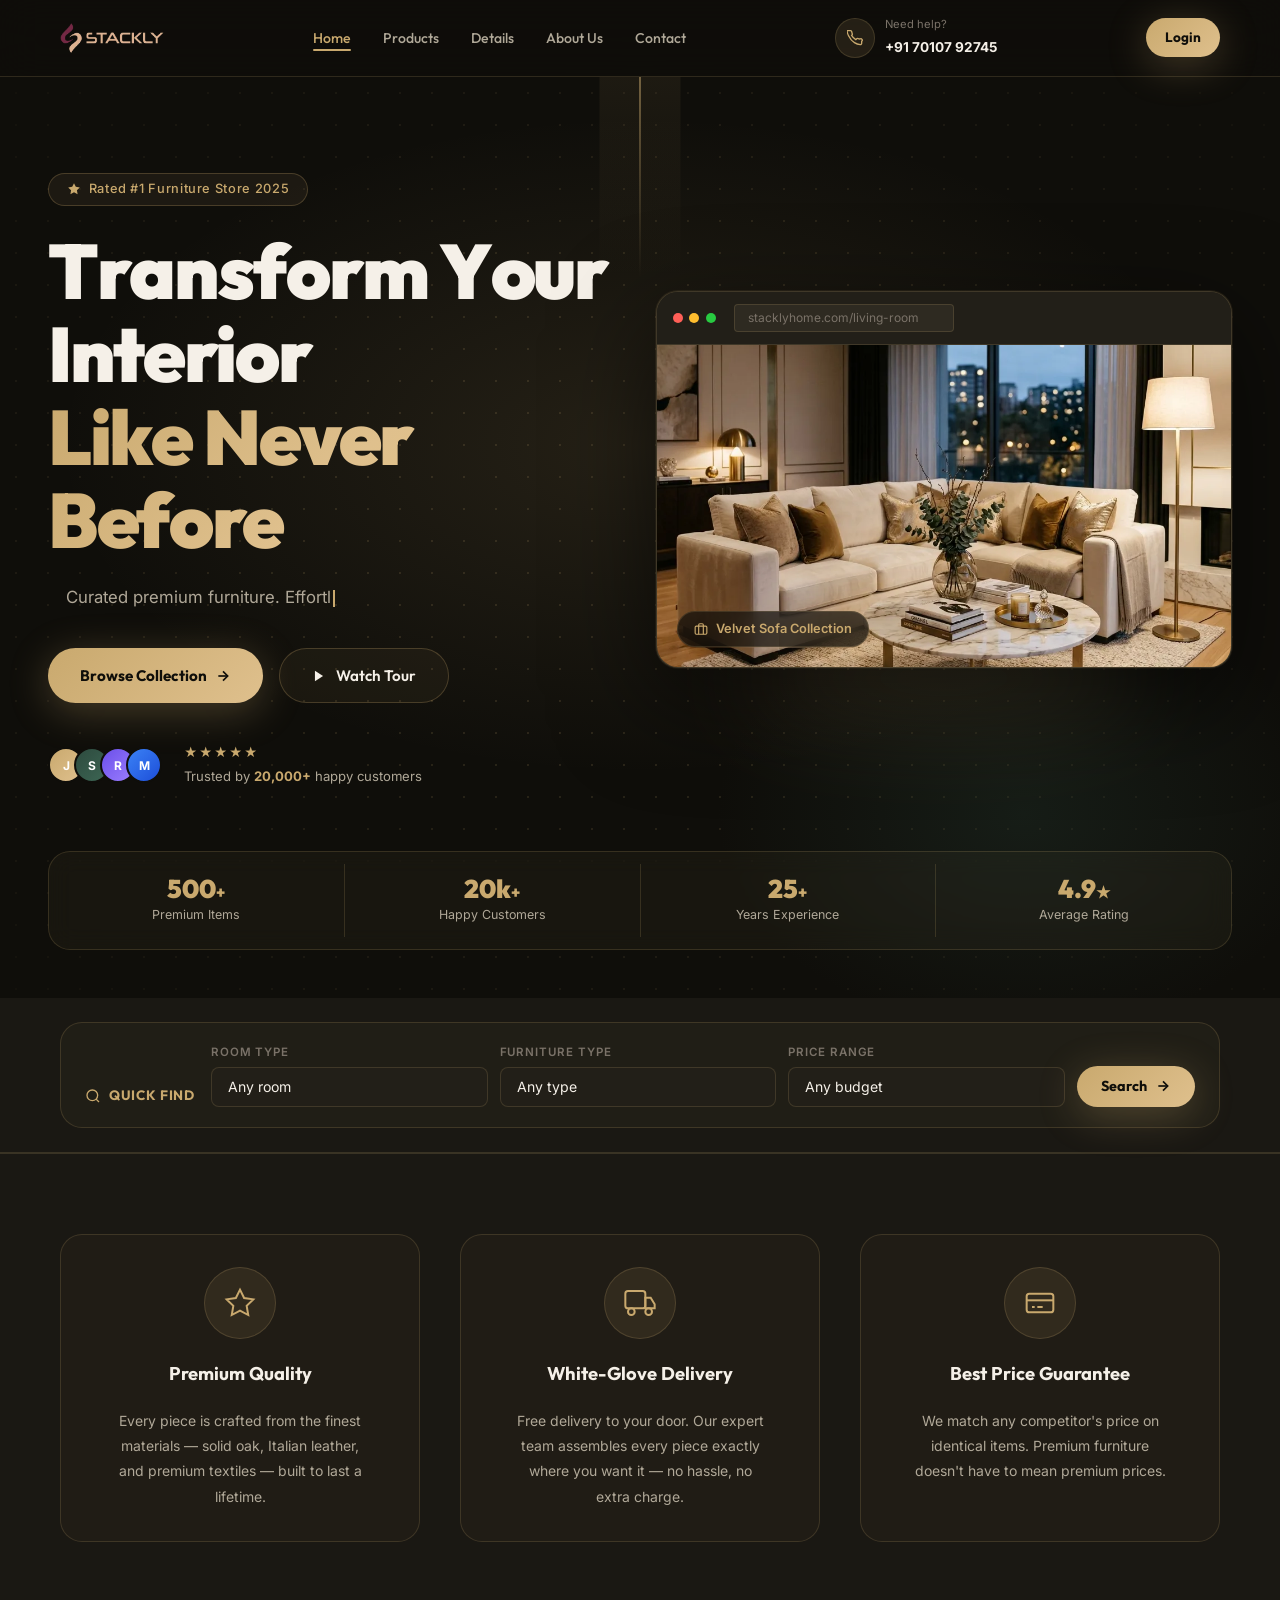
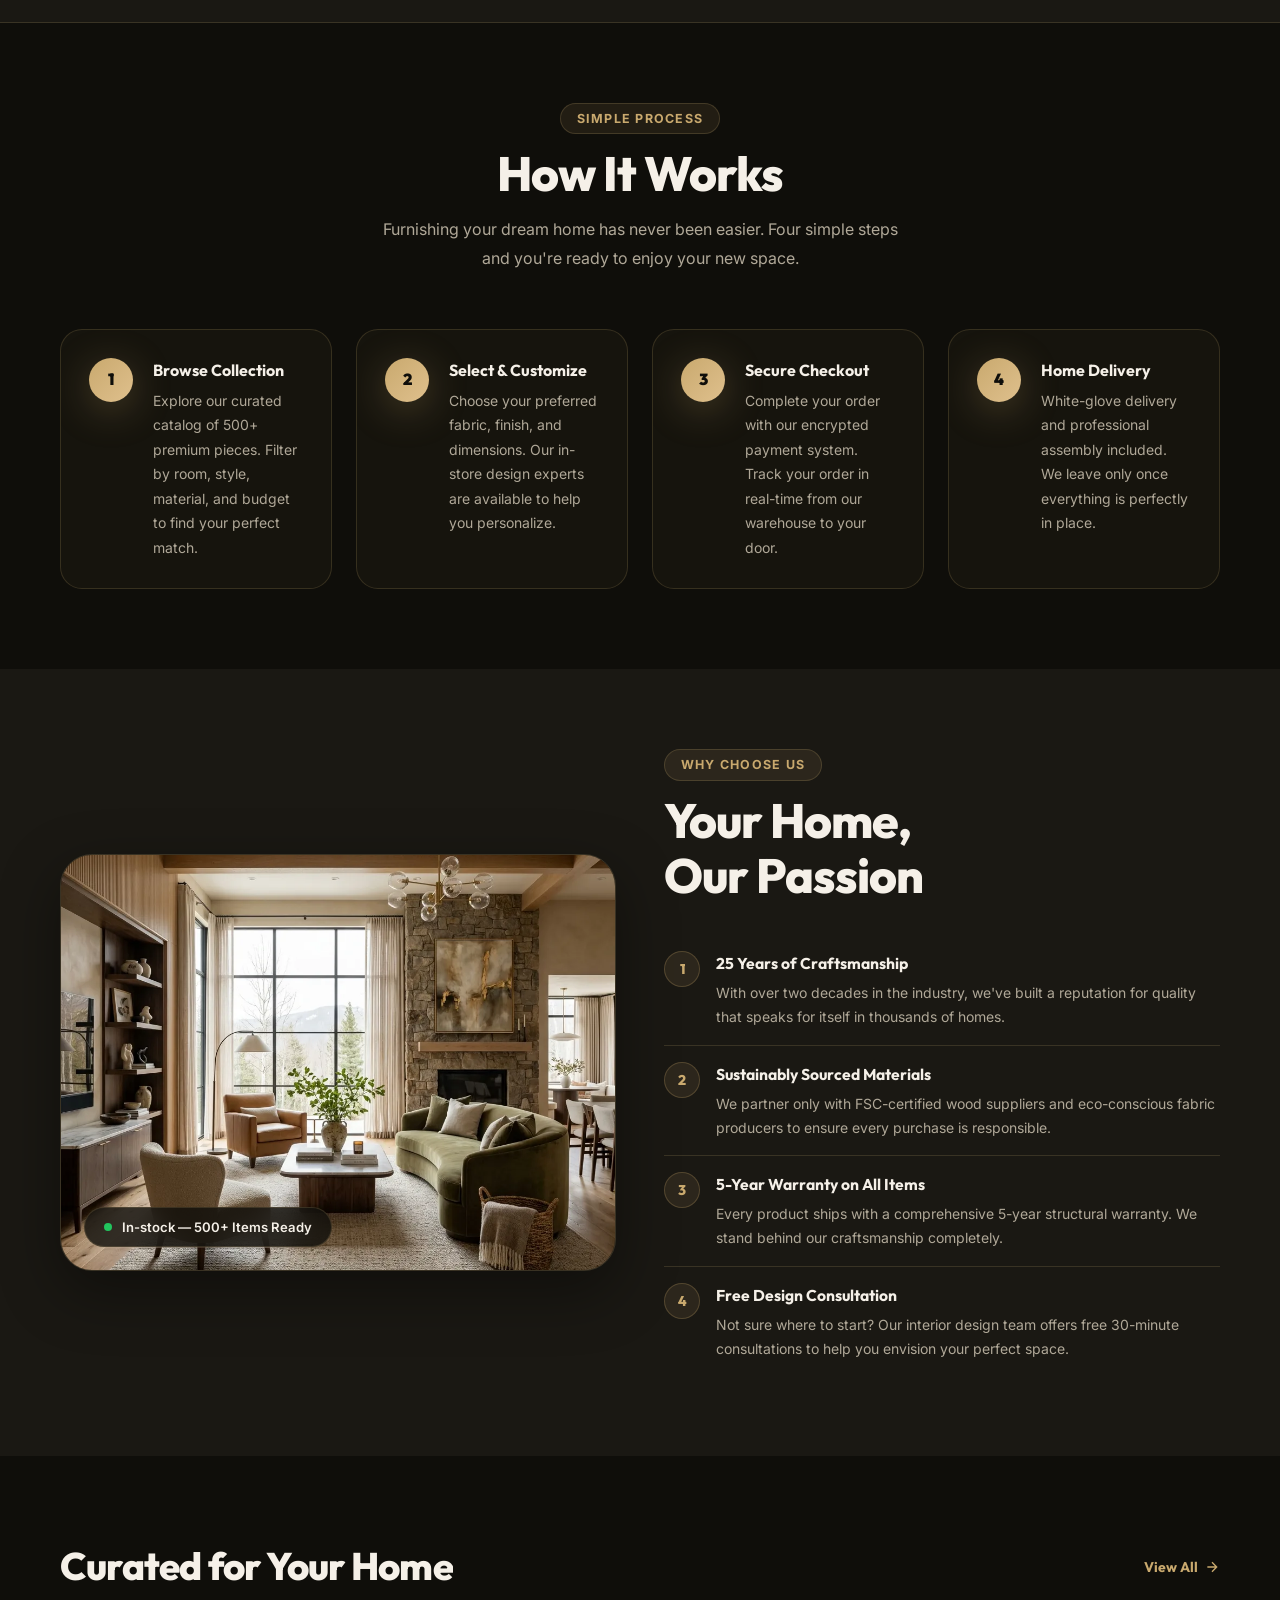
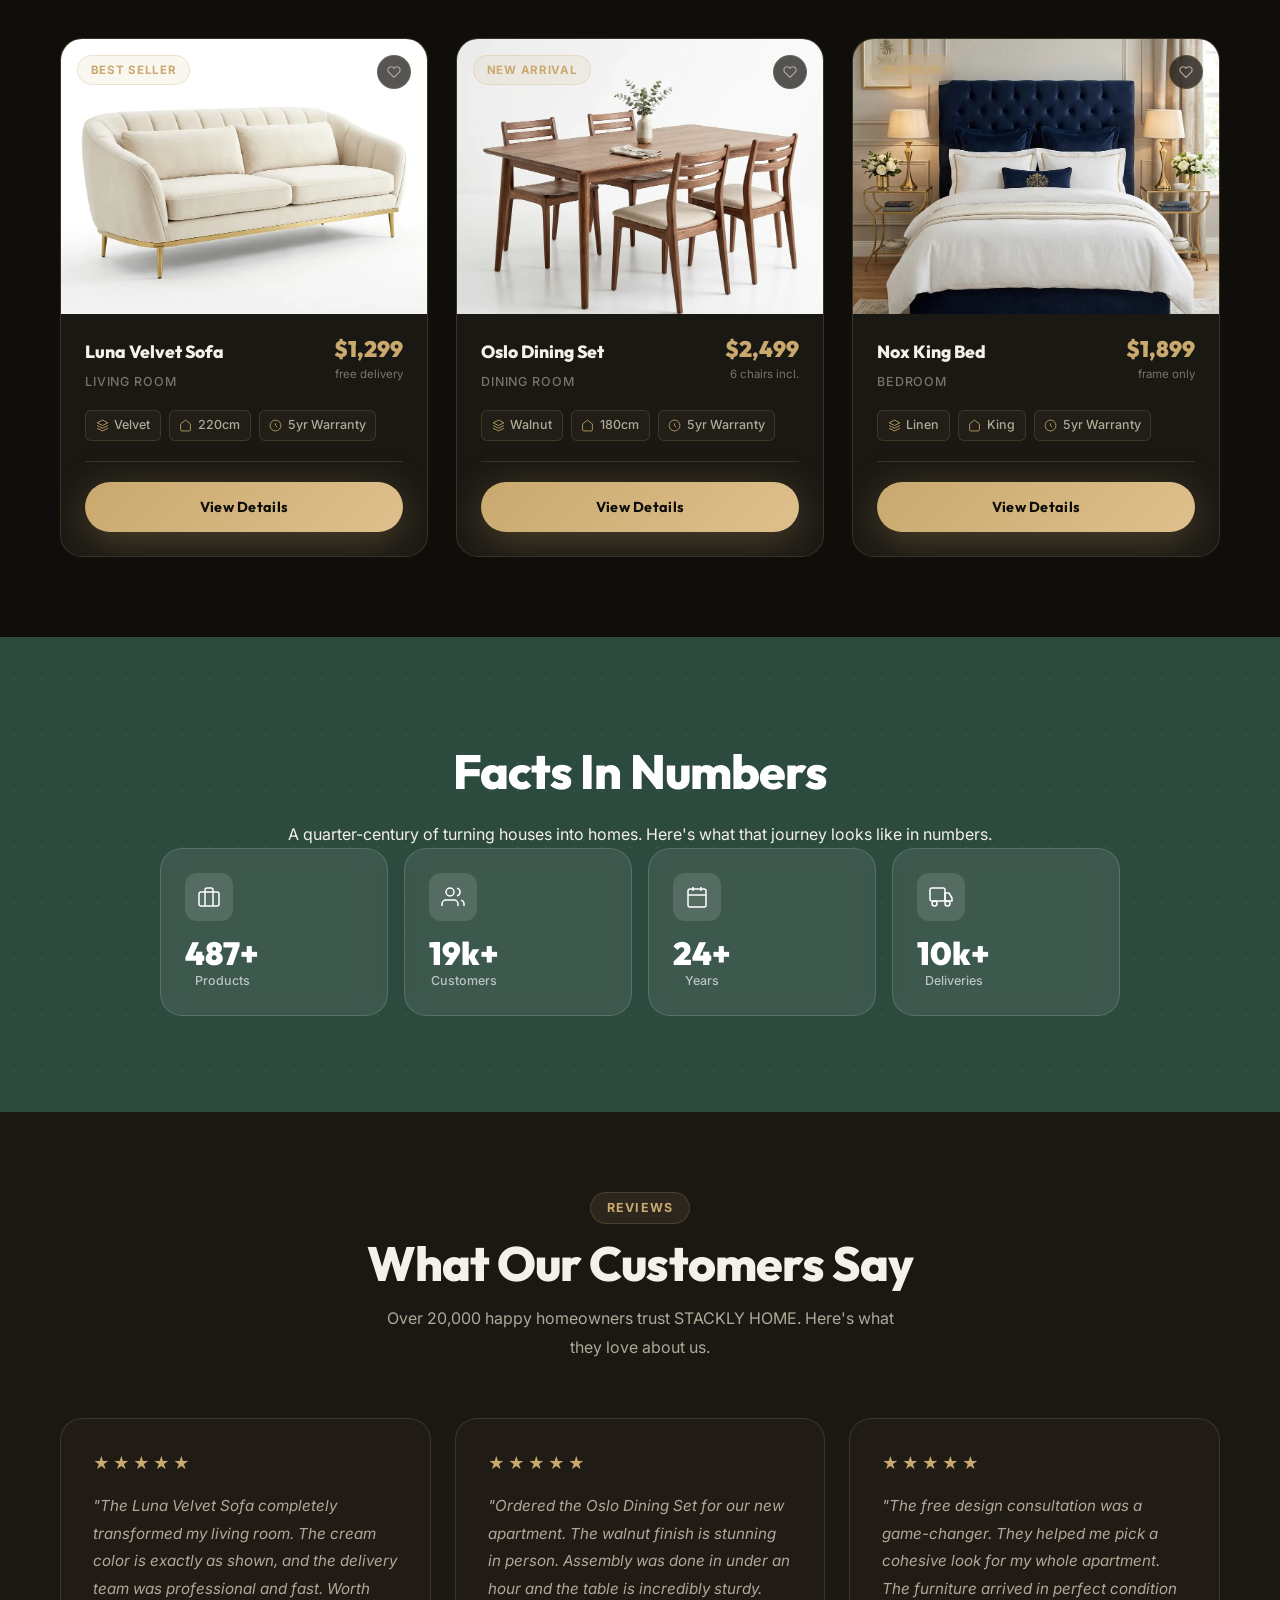
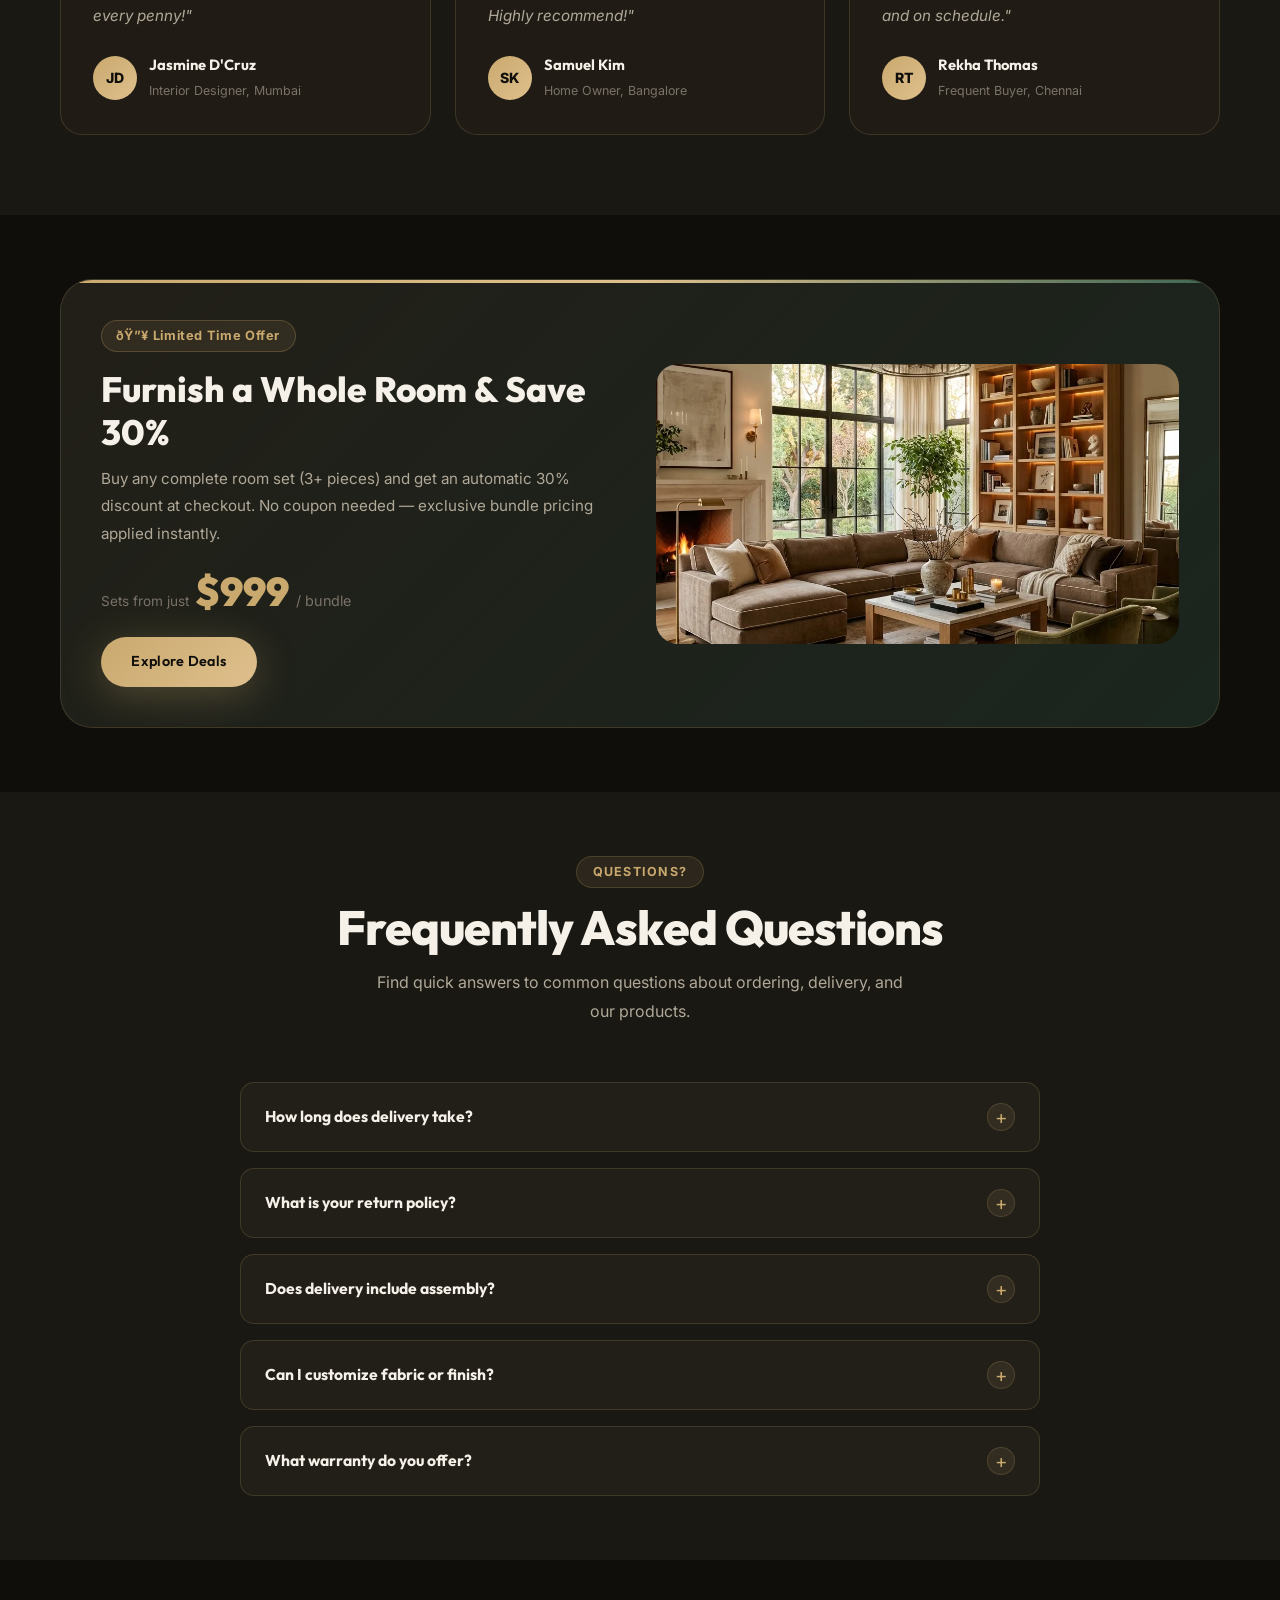
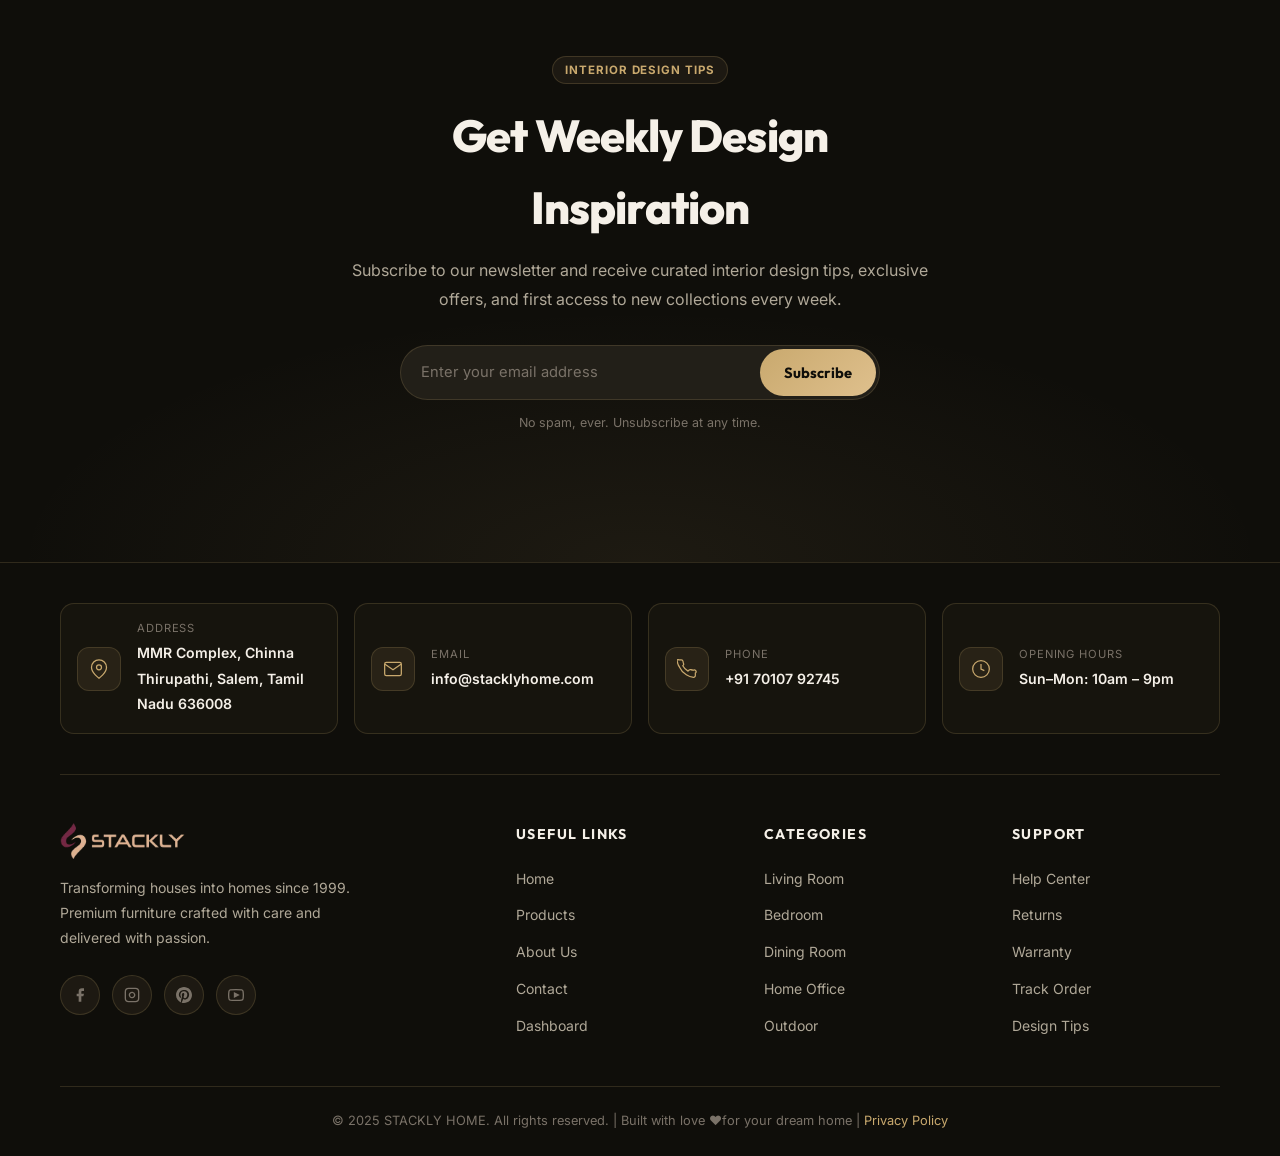
<file: index.html>
<!DOCTYPE html>
<html lang="en">

<head>
  <meta charset="UTF-8" />
  <meta name="viewport" content="width=device-width, initial-scale=1.0" />
  <meta name="description"
    content="STACKLY HOME — Transform Your Space Like Never Before. Premium furniture store with curated collections for living room, bedroom, dining & more." />
  <meta name="keywords"
    content="STACKLY HOME, premium furniture, luxury sofa, bedroom furniture, dining table, home decor" />
  <title>STACKLY HOME — Transform Your Interior Like Never Before</title>
  <link rel="stylesheet" href="css/style.css" />
  <link rel="icon"
    href="data:image/svg+xml,<svg xmlns='http://www.w3.org/2000/svg' viewBox='0 0 32 32'><rect width='32' height='32' rx='8' fill='%23C9A96E'/><text y='22' x='4' font-size='20'>🪑</text></svg>" />
</head>

<body>

  <!-- PAGE LOADER -->
  <div id="page-loader">
    <div class="loader-logo">
      <img src="images/logo-stackly.webp" alt="STACKLY HOME Logo" style="height:40px;width:auto;" />
    </div>
    <div class="loader-bar"></div>
    <span class="loader-text">Loading Experience</span>
  </div>

  <!-- ======================= NAVBAR ======================= -->
  <nav class="navbar" role="navigation" aria-label="Main navigation">
    <div class="nav-inner container">
      <a href="index.html" class="nav-logo" aria-label="STACKLY HOME">
        <img src="images/logo-stackly.webp" alt="STACKLY HOME" style="height:30px;width:auto;" />
      </a>
      <ul class="nav-menu" role="list">
        <li><a href="index.html" class="active">Home</a></li>
        <li><a href="products.html">Products</a></li>
        <li><a href="details.html">Details</a></li>
        <li><a href="about.html">About Us</a></li>
        <li><a href="contact.html">Contact</a></li>
      </ul>
      <div class="nav-phone" aria-label="Phone contact">
        <div class="nav-phone-icon">
          <svg viewBox="0 0 24 24" aria-hidden="true">
            <path
              d="M22 16.92v3a2 2 0 01-2.18 2 19.79 19.79 0 01-8.63-3.07A19.5 19.5 0 013.07 9.81a19.79 19.79 0 01-3.07-8.67A2 2 0 012.18 1h3a2 2 0 012 1.72c.127.96.361 1.903.7 2.81a2 2 0 01-.45 2.11L6.91 8.15a16 16 0 006.36 6.36l1.27-1.27a2 2 0 012.11-.45c.907.339 1.85.573 2.81.7A2 2 0 0122 16.92z" />
          </svg>
        </div>
        <div class="nav-phone-text">
          <span>Need help?</span>
          <strong><a href="tel:+917010792745" style="color:inherit;text-decoration:none;">+91 70107 92745</a></strong>
        </div>
      </div>
      <div class="nav-login-btn-wrap">
        <a href="login.html" class="nav-login-btn" id="nav-login-link">Login</a>
      </div>
      <button class="nav-toggle" aria-label="Toggle mobile menu" aria-expanded="false">
        <span></span><span></span><span></span>
      </button>
    </div>
  </nav>

  <!-- Mobile Menu -->
  <div class="mobile-menu" role="dialog" aria-modal="true" aria-label="Mobile navigation">
    <div class="mobile-menu-inner">
      <div class="mobile-menu-header">
        <a href="index.html" class="nav-logo">
          <img src="images/logo-stackly.webp" alt="STACKLY HOME" style="height:28px;width:auto;" />
        </a>
        <button class="mobile-menu-close" aria-label="Close menu">&times;</button>
      </div>
      <ul class="mobile-nav-links" role="list">
        <li><a href="index.html" class="active">Home</a></li>
        <li><a href="products.html">Products</a></li>
        <li><a href="details.html">Details</a></li>
        <li><a href="about.html">About Us</a></li>
        <li><a href="contact.html">Contact</a></li>
      </ul>
      <div class="mobile-login-wrap" style="margin:1rem 0;"></div>
      <div class="mobile-phone">
        <div class="nav-phone-icon">
          <svg viewBox="0 0 24 24" aria-hidden="true" width="16" height="16">
            <path
              d="M22 16.92v3a2 2 0 01-2.18 2 19.79 19.79 0 01-8.63-3.07A19.5 19.5 0 013.07 9.81a19.79 19.79 0 01-3.07-8.67A2 2 0 012.18 1h3a2 2 0 012 1.72c.127.96.361 1.903.7 2.81a2 2 0 01-.45 2.11L6.91 8.15a16 16 0 006.36 6.36l1.27-1.27a2 2 0 012.11-.45c.907.339 1.85.573 2.81.7A2 2 0 0122 16.92z" />
          </svg>
        </div>
        <div class="nav-phone-text">
          <span>Need help?</span>
          <strong><a href="tel:+917010792745" style="color:inherit;text-decoration:none;">+91 70107 92745</a></strong>
        </div>
      </div>
    </div>
  </div>

  <main>
    <!-- ======================= HERO — Aceternity Style ======================= -->
    <section class="ace-hero" aria-label="Hero section" id="hero">
      <div class="ace-hero-grid" aria-hidden="true"></div>
      <div class="ace-hero-radial" aria-hidden="true"></div>
      <div class="ace-hero-radial2" aria-hidden="true"></div>
      <div class="ace-hero-beam" aria-hidden="true">
        <div class="ace-hero-beam-inner"></div>
      </div>

      <!-- Main content -->
      <div class="ace-hero-content" data-anim="fade-up">
        <div class="ace-hero-badge">
          <svg viewBox="0 0 24 24" aria-hidden="true">
            <polygon
              points="12 2 15.09 8.26 22 9.27 17 14.14 18.18 21.02 12 17.77 5.82 21.02 7 14.14 2 9.27 8.91 8.26 12 2" />
          </svg>
          Rated #1 Furniture Store 2025
        </div>
        <h1 class="ace-hero-h1">
          <span class="ace-hero-h1-line">Transform Your </span>
          <span class="ace-hero-h1-line">Interior</span>
          <span class="ace-hero-h1-gradient">Like Never Before</span>
        </h1>
        <p class="ace-hero-sub">
          Curated premium furniture. Effortless delivery. Zero compromise.<br>
          Discover 500+ handpicked pieces for every room in your home.
        </p>
        <div class="ace-hero-ctas">
          <a href="products.html" class="ace-hero-btn-primary" id="hero-browse-btn">
            Browse Collection
            <svg viewBox="0 0 24 24" fill="none" stroke="currentColor" stroke-width="2.5" aria-hidden="true">
              <line x1="5" y1="12" x2="19" y2="12" />
              <polyline points="12 5 19 12 12 19" />
            </svg>
          </a>
          <a href="about.html" class="ace-hero-btn-ghost" id="hero-tour-btn">
            <svg viewBox="0 0 24 24" fill="currentColor" aria-hidden="true" style="width:14px;height:14px">
              <polygon points="5 3 19 12 5 21 5 3" />
            </svg>
            Watch Tour
          </a>
        </div>
        <!-- Trust row -->
        <div class="ace-hero-trust">
          <div class="ace-trust-avatars" aria-hidden="true">
            <span class="ace-av" style="background:linear-gradient(135deg,#C9A96E,#DFC08D)">J</span>
            <span class="ace-av" style="background:linear-gradient(135deg,#2D4A3E,#3D6654)">S</span>
            <span class="ace-av" style="background:linear-gradient(135deg,#6B4FE9,#9B7EFF)">R</span>
            <span class="ace-av" style="background:linear-gradient(135deg,#3b82f6,#1d4ed8)">M</span>
          </div>
          <div class="ace-trust-text">
            <div class="ace-trust-stars" aria-label="5 stars">★★★★★</div>
            <span>Trusted by <strong>20,000+</strong> happy customers</span>
          </div>
        </div>
      </div>

      <!-- Hero image panel -->
      <div class="ace-hero-img-wrap" data-anim="fade-up" data-delay="200">
        <div class="ace-hero-img-frame">
          <div class="ace-hero-frame-top">
            <span class="ace-dot red"></span>
            <span class="ace-dot yellow"></span>
            <span class="ace-dot green"></span>
            <span class="ace-frame-url">stacklyhome.com/living-room</span>
          </div>
          <div class="ace-hero-frame-body">
            <img src="images/hero_living_room.webp"
              alt="Premium living room with luxury velvet sofa and marble coffee table" loading="eager" width="900"
              height="506" />
            <div class="ace-hero-img-label">
              <svg viewBox="0 0 24 24" aria-hidden="true">
                <path d="M20 7H4a2 2 0 00-2 2v10a2 2 0 002 2h16a2 2 0 002-2V9a2 2 0 00-2-2z" />
                <path d="M16 21V5a2 2 0 00-2-2h-4a2 2 0 00-2 2v16" />
              </svg>
              Velvet Sofa Collection
            </div>
          </div>
        </div>
        <div class="ace-hero-img-glow" aria-hidden="true"></div>
      </div>

      <!-- Stats strip -->
      <div class="ace-hero-stats" data-anim="fade-up" data-delay="300">
        <div class="ace-hero-stat">
          <strong>500<span>+</span></strong>
          <span>Premium Items</span>
        </div>
        <div class="ace-hero-stat-divider" aria-hidden="true"></div>
        <div class="ace-hero-stat">
          <strong>20k<span>+</span></strong>
          <span>Happy Customers</span>
        </div>
        <div class="ace-hero-stat-divider" aria-hidden="true"></div>
        <div class="ace-hero-stat">
          <strong>25<span>+</span></strong>
          <span>Years Experience</span>
        </div>
        <div class="ace-hero-stat-divider" aria-hidden="true"></div>
        <div class="ace-hero-stat">
          <strong>4.9<span>★</span></strong>
          <span>Average Rating</span>
        </div>
      </div>
    </section>

    <!-- ======================= QUICK FINDER BAR ======================= -->
    <div class="quick-book-bar" role="search" aria-label="Quick furniture finder">
      <div class="container">
        <div class="qb-inner">
          <div class="qb-title">
            <svg viewBox="0 0 24 24" aria-hidden="true">
              <circle cx="11" cy="11" r="8" />
              <line x1="21" y1="21" x2="16.65" y2="16.65" />
            </svg>
            Quick Find
          </div>
          <form class="qb-form" id="qb-form" action="404.html" method="GET">
            <div class="qb-field">
              <label for="qb-room">Room Type</label>
              <select id="qb-room" aria-label="Select room type">
                <option value="" disabled selected>Any room</option>
                <option>Living Room</option>
                <option>Bedroom</option>
                <option>Dining Room</option>
                <option>Home Office</option>
                <option>Outdoor</option>
              </select>
            </div>
            <div class="qb-field">
              <label for="qb-type">Furniture Type</label>
              <select id="qb-type" aria-label="Select furniture type">
                <option value="" disabled selected>Any type</option>
                <option>Sofa</option>
                <option>Bed</option>
                <option>Dining Table</option>
                <option>Armchair</option>
                <option>Bookshelf</option>
                <option>Wardrobe</option>
              </select>
            </div>
            <div class="qb-field">
              <label for="qb-price">Price Range</label>
              <select id="qb-price" aria-label="Select price range">
                <option value="" disabled selected>Any budget</option>
                <option>Under $500</option>
                <option>$500 – $1,500</option>
                <option>$1,500 – $3,000</option>
                <option>Above $3,000</option>
              </select>
            </div>
            <button type="submit" class="qb-submit" id="qb-submit-btn">
              Search
              <svg viewBox="0 0 24 24" aria-hidden="true">
                <line x1="5" y1="12" x2="19" y2="12" />
                <polyline points="12 5 19 12 12 19" />
              </svg>
            </button>
          </form>
        </div>
      </div>
    </div>

    <!-- ======================= FEATURES ROW ======================= -->
    <section class="features-row" aria-label="Our advantages">
      <div class="container">
        <div class="features-grid">
          <div class="feature-item" data-anim="fade-up" data-delay="100">
            <div class="feature-icon" aria-hidden="true">
              <svg viewBox="0 0 24 24">
                <path
                  d="M12 2l3.09 6.26L22 9.27l-5 4.87 1.18 6.88L12 17.77l-6.18 3.25L7 14.14 2 9.27l6.91-1.01L12 2z" />
              </svg>
            </div>
            <h3>Premium Quality</h3>
            <p>Every piece is crafted from the finest materials — solid oak, Italian leather, and premium textiles —
              built to last a lifetime.</p>
          </div>
          <div class="feature-item" data-anim="fade-up" data-delay="250">
            <div class="feature-icon" aria-hidden="true">
              <svg viewBox="0 0 24 24">
                <rect x="1" y="3" width="15" height="13" rx="2" />
                <path d="M16 8h4l3 5v3h-7V8z" />
                <circle cx="5.5" cy="18.5" r="2.5" />
                <circle cx="18.5" cy="18.5" r="2.5" />
              </svg>
            </div>
            <h3>White-Glove Delivery</h3>
            <p>Free delivery to your door. Our expert team assembles every piece exactly where you want it — no hassle,
              no extra charge.</p>
          </div>
          <div class="feature-item" data-anim="fade-up" data-delay="400">
            <div class="feature-icon" aria-hidden="true">
              <svg viewBox="0 0 24 24">
                <rect x="2" y="5" width="20" height="14" rx="2" />
                <path d="M2 10h20" />
                <path d="M6 15h2M10 15h4" />
              </svg>
            </div>
            <h3>Best Price Guarantee</h3>
            <p>We match any competitor's price on identical items. Premium furniture doesn't have to mean premium
              prices.</p>
          </div>
        </div>
      </div>
    </section>

    <!-- ======================= HOW IT WORKS ======================= -->
    <section class="how-it-works" aria-label="How it works">
      <div class="container">
        <div class="section-title" data-anim="fade-up">
          <span class="tag">Simple Process</span>
          <h2>How It Works</h2>
          <p>Furnishing your dream home has never been easier. Four simple steps and you're ready to enjoy your new
            space.</p>
        </div>
        <div class="steps-grid">
          <div class="step-card" data-anim="fade-up" data-delay="100">
            <div class="step-num">1</div>
            <div>
              <h4>Browse Collection</h4>
              <p>Explore our curated catalog of 500+ premium pieces. Filter by room, style, material, and budget to find
                your perfect match.</p>
            </div>
          </div>
          <div class="step-card" data-anim="fade-up" data-delay="200">
            <div class="step-num">2</div>
            <div>
              <h4>Select &amp; Customize</h4>
              <p>Choose your preferred fabric, finish, and dimensions. Our in-store design experts are available to help
                you personalize.</p>
            </div>
          </div>
          <div class="step-card" data-anim="fade-up" data-delay="300">
            <div class="step-num">3</div>
            <div>
              <h4>Secure Checkout</h4>
              <p>Complete your order with our encrypted payment system. Track your order in real-time from our warehouse
                to your door.</p>
            </div>
          </div>
          <div class="step-card" data-anim="fade-up" data-delay="400">
            <div class="step-num">4</div>
            <div>
              <h4>Home Delivery</h4>
              <p>White-glove delivery and professional assembly included. We leave only once everything is perfectly in
                place.</p>
            </div>
          </div>
        </div>
      </div>
    </section>

    <!-- ======================= WHY CHOOSE US ======================= -->
    <section class="why-us" aria-label="Why choose us">
      <div class="container">
        <div class="why-us-inner">
          <div class="why-us-img" data-anim="fade-right">
            <picture>
              <img src="images/feature_interior.webp" alt="Stunning modern interior living room with premium furniture"
                loading="lazy" />
            </picture>
            <div class="why-us-label">
              <div class="dot"></div>
              In-stock — 500+ Items Ready
            </div>
          </div>
          <div class="why-us-steps">
            <div class="section-title" style="text-align:left;margin-bottom:2rem;" data-anim="fade-left">
              <span class="tag">Why Choose Us</span>
              <h2>Your Home,<br>Our Passion</h2>
            </div>
            <div class="step-item" data-anim="fade-left" data-delay="100">
              <div class="step-number" aria-hidden="true">1</div>
              <div class="step-content">
                <h4>25 Years of Craftsmanship</h4>
                <p>With over two decades in the industry, we've built a reputation for quality that speaks for itself in
                  thousands of homes.</p>
              </div>
            </div>
            <div class="step-item" data-anim="fade-left" data-delay="200">
              <div class="step-number" aria-hidden="true">2</div>
              <div class="step-content">
                <h4>Sustainably Sourced Materials</h4>
                <p>We partner only with FSC-certified wood suppliers and eco-conscious fabric producers to ensure every
                  purchase is responsible.</p>
              </div>
            </div>
            <div class="step-item" data-anim="fade-left" data-delay="300">
              <div class="step-number" aria-hidden="true">3</div>
              <div class="step-content">
                <h4>5-Year Warranty on All Items</h4>
                <p>Every product ships with a comprehensive 5-year structural warranty. We stand behind our
                  craftsmanship completely.</p>
              </div>
            </div>
            <div class="step-item" data-anim="fade-left" data-delay="400">
              <div class="step-number" aria-hidden="true">4</div>
              <div class="step-content">
                <h4>Free Design Consultation</h4>
                <p>Not sure where to start? Our interior design team offers free 30-minute consultations to help you
                  envision your perfect space.</p>
              </div>
            </div>
          </div>
        </div>
      </div>
    </section>

    <!-- ======================= FEATURED PRODUCTS ======================= -->
    <section class="fleet-section" aria-label="Featured products">
      <div class="container">
        <div class="section-header">
          <h2 data-anim="fade-right">Curated for Your Home</h2>
          <a href="products.html" class="view-all-link" id="fleet-view-all-link" data-anim="fade-left">
            View All
            <svg viewBox="0 0 24 24" fill="none" stroke="currentColor" stroke-width="2" aria-hidden="true">
              <path d="M5 12h14M12 5l7 7-7 7" />
            </svg>
          </a>
        </div>
        <div class="cars-grid">
          <!-- Card 1 -->
          <article class="car-card" data-anim="fade-up" data-delay="100" data-type="living" data-price="1299">
            <div class="car-card-img">
              <img src="images/product_sofa.webp" alt="Cream Velvet Sofa with gold legs" loading="lazy" />
              <span class="card-badge">Best Seller</span>
              <button class="card-wishlist" aria-label="Add to wishlist">
                <svg viewBox="0 0 24 24" fill="none" stroke="currentColor" stroke-width="2">
                  <path
                    d="M20.84 4.61a5.5 5.5 0 00-7.78 0L12 5.67l-1.06-1.06a5.5 5.5 0 00-7.78 7.78l1.06 1.06L12 21.23l7.78-7.78 1.06-1.06a5.5 5.5 0 000-7.78z" />
                </svg>
              </button>
            </div>
            <div class="car-card-body">
              <div class="car-card-header">
                <div class="car-name">
                  <h3>Luna Velvet Sofa</h3>
                  <span>Living Room</span>
                </div>
                <div class="car-price"><span class="price">$1,299</span><span class="per">free delivery</span></div>
              </div>
              <div class="car-specs">
                <div class="car-spec"><svg viewBox="0 0 24 24">
                    <path d="M12 2L2 7l10 5 10-5-10-5zM2 17l10 5 10-5M2 12l10 5 10-5" />
                  </svg>Velvet</div>
                <div class="car-spec"><svg viewBox="0 0 24 24">
                    <path d="M3 9l9-7 9 7v11a2 2 0 01-2 2H5a2 2 0 01-2-2z" />
                  </svg>220cm</div>
                <div class="car-spec"><svg viewBox="0 0 24 24">
                    <circle cx="12" cy="12" r="10" />
                    <path d="M12 8v4l3 3" />
                  </svg>5yr Warranty</div>
              </div>
              <a href="details.html?item=luna-velvet-sofa" class="btn btn-card" id="card1-details-btn">View Details</a>
            </div>
          </article>

          <!-- Card 2 -->
          <article class="car-card" data-anim="fade-up" data-delay="250" data-type="dining" data-price="2499">
            <div class="car-card-img">
              <img src="images/product_dining.webp" alt="Premium walnut dining table with chairs" loading="lazy" />
              <span class="card-badge">New Arrival</span>
              <button class="card-wishlist" aria-label="Add to wishlist">
                <svg viewBox="0 0 24 24" fill="none" stroke="currentColor" stroke-width="2">
                  <path
                    d="M20.84 4.61a5.5 5.5 0 00-7.78 0L12 5.67l-1.06-1.06a5.5 5.5 0 00-7.78 7.78l1.06 1.06L12 21.23l7.78-7.78 1.06-1.06a5.5 5.5 0 000-7.78z" />
                </svg>
              </button>
            </div>
            <div class="car-card-body">
              <div class="car-card-header">
                <div class="car-name">
                  <h3>Oslo Dining Set</h3>
                  <span>Dining Room</span>
                </div>
                <div class="car-price"><span class="price">$2,499</span><span class="per">6 chairs incl.</span></div>
              </div>
              <div class="car-specs">
                <div class="car-spec"><svg viewBox="0 0 24 24">
                    <path d="M12 2L2 7l10 5 10-5-10-5zM2 17l10 5 10-5M2 12l10 5 10-5" />
                  </svg>Walnut</div>
                <div class="car-spec"><svg viewBox="0 0 24 24">
                    <path d="M3 9l9-7 9 7v11a2 2 0 01-2 2H5a2 2 0 01-2-2z" />
                  </svg>180cm</div>
                <div class="car-spec"><svg viewBox="0 0 24 24">
                    <circle cx="12" cy="12" r="10" />
                    <path d="M12 8v4l3 3" />
                  </svg>5yr Warranty</div>
              </div>
              <a href="details.html?item=oslo-dining-set" class="btn btn-card" id="card2-details-btn">View Details</a>
            </div>
          </article>

          <!-- Card 3 -->
          <article class="car-card" data-anim="fade-up" data-delay="400" data-type="bedroom" data-price="1899">
            <div class="car-card-img">
              <img src="images/product_bed.webp" alt="Navy blue upholstered king-size bed" loading="lazy" />
              <span class="card-badge">Premium</span>
              <button class="card-wishlist" aria-label="Add to wishlist">
                <svg viewBox="0 0 24 24" fill="none" stroke="currentColor" stroke-width="2">
                  <path
                    d="M20.84 4.61a5.5 5.5 0 00-7.78 0L12 5.67l-1.06-1.06a5.5 5.5 0 00-7.78 7.78l1.06 1.06L12 21.23l7.78-7.78 1.06-1.06a5.5 5.5 0 000-7.78z" />
                </svg>
              </button>
            </div>
            <div class="car-card-body">
              <div class="car-card-header">
                <div class="car-name">
                  <h3>Nox King Bed</h3>
                  <span>Bedroom</span>
                </div>
                <div class="car-price"><span class="price">$1,899</span><span class="per">frame only</span></div>
              </div>
              <div class="car-specs">
                <div class="car-spec"><svg viewBox="0 0 24 24">
                    <path d="M12 2L2 7l10 5 10-5-10-5zM2 17l10 5 10-5M2 12l10 5 10-5" />
                  </svg>Linen</div>
                <div class="car-spec"><svg viewBox="0 0 24 24">
                    <path d="M3 9l9-7 9 7v11a2 2 0 01-2 2H5a2 2 0 01-2-2z" />
                  </svg>King</div>
                <div class="car-spec"><svg viewBox="0 0 24 24">
                    <circle cx="12" cy="12" r="10" />
                    <path d="M12 8v4l3 3" />
                  </svg>5yr Warranty</div>
              </div>
              <a href="details.html?item=nox-king-bed" class="btn btn-card" id="card3-details-btn">View Details</a>
            </div>
          </article>
        </div>
      </div>
    </section>

    <!-- ======================= FACTS IN NUMBERS ======================= -->
    <section class="facts-section" aria-label="Facts in numbers">
      <div class="container">
        <h2 data-anim="fade-up">Facts In Numbers</h2>
        <p data-anim="fade-up" data-delay="100">A quarter-century of turning houses into homes. Here's what that journey
          looks like in numbers.</p>
        <div class="facts-grid">
          <div class="fact-card" data-anim="fade-up" data-delay="100">
            <div class="fact-icon" aria-hidden="true">
              <svg viewBox="0 0 24 24">
                <path d="M20 7H4a2 2 0 00-2 2v10a2 2 0 002 2h16a2 2 0 002-2V9a2 2 0 00-2-2z" />
                <path d="M16 21V5a2 2 0 00-2-2h-4a2 2 0 00-2 2v16" />
              </svg>
            </div>
            <div>
              <div class="fact-number" data-target="500" data-suffix="+">0+</div>
              <div class="fact-label">Products</div>
            </div>
          </div>
          <div class="fact-card" data-anim="fade-up" data-delay="200">
            <div class="fact-icon" aria-hidden="true">
              <svg viewBox="0 0 24 24">
                <path d="M17 21v-2a4 4 0 00-4-4H5a4 4 0 00-4 4v2" />
                <circle cx="9" cy="7" r="4" />
                <path d="M23 21v-2a4 4 0 00-3-3.87M16 3.13a4 4 0 010 7.75" />
              </svg>
            </div>
            <div>
              <div class="fact-number" data-target="20" data-suffix="k+">0k+</div>
              <div class="fact-label">Customers</div>
            </div>
          </div>
          <div class="fact-card" data-anim="fade-up" data-delay="300">
            <div class="fact-icon" aria-hidden="true">
              <svg viewBox="0 0 24 24">
                <rect x="3" y="4" width="18" height="18" rx="2" />
                <line x1="16" y1="2" x2="16" y2="6" />
                <line x1="8" y1="2" x2="8" y2="6" />
                <line x1="3" y1="10" x2="21" y2="10" />
              </svg>
            </div>
            <div>
              <div class="fact-number" data-target="25" data-suffix="+">0+</div>
              <div class="fact-label">Years</div>
            </div>
          </div>
          <div class="fact-card" data-anim="fade-up" data-delay="400">
            <div class="fact-icon" aria-hidden="true">
              <svg viewBox="0 0 24 24">
                <rect x="1" y="3" width="15" height="13" rx="2" />
                <path d="M16 8h4l3 5v3h-7V8z" />
                <circle cx="5.5" cy="18.5" r="2.5" />
                <circle cx="18.5" cy="18.5" r="2.5" />
              </svg>
            </div>
            <div>
              <div class="fact-number" data-target="10" data-suffix="k+">0k+</div>
              <div class="fact-label">Deliveries</div>
            </div>
          </div>
        </div>
      </div>
    </section>

    <!-- ======================= TESTIMONIALS ======================= -->
    <section class="testimonials-section" aria-label="Customer testimonials">
      <div class="container">
        <div class="section-title" data-anim="fade-up">
          <span class="tag">Reviews</span>
          <h2>What Our Customers Say</h2>
          <p>Over 20,000 happy homeowners trust STACKLY HOME. Here's what they love about us.</p>
        </div>
        <div class="testimonials-grid">
          <div class="testimonial-card" data-anim="fade-up" data-delay="100">
            <div class="review-stars" aria-label="5 stars">★★★★★</div>
            <p class="testimonial-text">"The Luna Velvet Sofa completely transformed my living room. The cream color is
              exactly as shown, and the delivery team was professional and fast. Worth every penny!"</p>
            <div class="testimonial-author">
              <div class="author-avatar" aria-hidden="true">JD</div>
              <div class="author-info">
                <strong>Jasmine D'Cruz</strong>
                <span>Interior Designer, Mumbai</span>
              </div>
            </div>
          </div>
          <div class="testimonial-card" data-anim="fade-up" data-delay="250">
            <div class="review-stars" aria-label="5 stars">★★★★★</div>
            <p class="testimonial-text">"Ordered the Oslo Dining Set for our new apartment. The walnut finish is
              stunning in person. Assembly was done in under an hour and the table is incredibly sturdy. Highly
              recommend!"</p>
            <div class="testimonial-author">
              <div class="author-avatar" aria-hidden="true">SK</div>
              <div class="author-info">
                <strong>Samuel Kim</strong>
                <span>Home Owner, Bangalore</span>
              </div>
            </div>
          </div>
          <div class="testimonial-card" data-anim="fade-up" data-delay="400">
            <div class="review-stars" aria-label="5 stars">★★★★★</div>
            <p class="testimonial-text">"The free design consultation was a game-changer. They helped me pick a cohesive
              look for my whole apartment. The furniture arrived in perfect condition and on schedule."</p>
            <div class="testimonial-author">
              <div class="author-avatar" aria-hidden="true">RT</div>
              <div class="author-info">
                <strong>Rekha Thomas</strong>
                <span>Frequent Buyer, Chennai</span>
              </div>
            </div>
          </div>
        </div>
      </div>
    </section>

    <!-- ======================= SPECIAL OFFER ======================= -->
    <section class="offer-section" aria-label="Special offer">
      <div class="container">
        <div class="offer-card" data-anim="fade-in">
          <div class="offer-content">
            <span class="offer-tag">ðŸ”¥ Limited Time Offer</span>
            <h2>Furnish a Whole Room &amp; Save 30%</h2>
            <p>Buy any complete room set (3+ pieces) and get an automatic 30% discount at checkout. No coupon needed —
              exclusive bundle pricing applied instantly.</p>
            <div class="offer-price">
              <span class="from">Sets from just</span>
              <span class="amount">$999</span>
              <span class="unit">/ bundle</span>
            </div>
            <a href="products.html" class="btn btn-gold" id="offer-cta-btn">Explore Deals</a>
          </div>
          <div class="offer-img-wrap" aria-hidden="true">
            <img src="images/offer_room.webp" alt="Complete living room furniture bundle" />
          </div>
        </div>
      </div>
    </section>

    <!-- ======================= FAQ SECTION ======================= -->
    <section class="faq-section" aria-label="Frequently asked questions">
      <div class="container">
        <div class="section-title" data-anim="fade-up">
          <span class="tag">Questions?</span>
          <h2>Frequently Asked Questions</h2>
          <p>Find quick answers to common questions about ordering, delivery, and our products.</p>
        </div>
        <div class="faq-grid">
          <div class="faq-item" data-anim="fade-up" data-delay="100">
            <div class="faq-question">
              <h4>How long does delivery take?</h4>
              <span class="faq-toggle">+</span>
            </div>
            <div class="faq-answer">
              <p>Standard delivery takes 7–14 business days. Express delivery (3–5 days) is available for most items in
                select cities. You'll receive real-time tracking updates via SMS and email.</p>
            </div>
          </div>
          <div class="faq-item" data-anim="fade-up" data-delay="150">
            <div class="faq-question">
              <h4>What is your return policy?</h4>
              <span class="faq-toggle">+</span>
            </div>
            <div class="faq-answer">
              <p>We offer a 30-day hassle-free return policy. If you're not completely satisfied, we'll pick up the item
                and issue a full refund or exchange — no questions asked.</p>
            </div>
          </div>
          <div class="faq-item" data-anim="fade-up" data-delay="200">
            <div class="faq-question">
              <h4>Does delivery include assembly?</h4>
              <span class="faq-toggle">+</span>
            </div>
            <div class="faq-answer">
              <p>Yes! Our white-glove delivery service includes professional in-home assembly at no extra cost. Our team
                will place furniture exactly where you want it and remove all packaging.</p>
            </div>
          </div>
          <div class="faq-item" data-anim="fade-up" data-delay="250">
            <div class="faq-question">
              <h4>Can I customize fabric or finish?</h4>
              <span class="faq-toggle">+</span>
            </div>
            <div class="faq-answer">
              <p>Absolutely! Most of our sofas, beds, and chairs are available in multiple fabric, color, and finish
                options. Visit our store or contact us for custom order options.</p>
            </div>
          </div>
          <div class="faq-item" data-anim="fade-up" data-delay="300">
            <div class="faq-question">
              <h4>What warranty do you offer?</h4>
              <span class="faq-toggle">+</span>
            </div>
            <div class="faq-answer">
              <p>All STACKLY HOME products come with a 5-year structural warranty and a 1-year warranty on upholstery
                and finishes. We also offer extended warranty plans for additional coverage.</p>
            </div>
          </div>
        </div>
      </div>
    </section>

    <!-- ======================= NEWSLETTER CTA ======================= -->
    <section class="cta-section" aria-label="Newsletter subscription">
      <div class="cta-content" data-anim="fade-up">
        <span class="tag-chip" style="margin-bottom:1rem;display:inline-block;">Interior Design Tips</span>
        <h2>Get Weekly Design Inspiration</h2>
        <p>Subscribe to our newsletter and receive curated interior design tips, exclusive offers, and first access to
          new collections every week.</p>
        <div class="cta-search" role="search">
          <label for="cta-email-input" class="sr-only">Enter email address</label>
          <input type="email" id="cta-email-input" placeholder="Enter your email address"
            aria-label="Email for newsletter" />
          <button type="button" id="cta-search-btn">Subscribe</button>
        </div>
        <p style="font-size:0.78rem;color:var(--gray-500);margin-top:0.75rem;">No spam, ever. Unsubscribe at any time.
        </p>
      </div>
    </section>
  </main>

  <!-- ======================= FOOTER ======================= -->
  <footer class="footer" role="contentinfo">
    <div class="container">
      <!-- Contact strip -->
      <div class="footer-contacts">
        <div class="footer-contact-item" data-anim="fade-up" data-delay="100">
          <div class="footer-contact-icon">
            <svg viewBox="0 0 24 24">
              <path d="M21 10c0 7-9 13-9 13s-9-6-9-13a9 9 0 0118 0z" />
              <circle cx="12" cy="10" r="3" />
            </svg>
          </div>
          <div><small>Address</small><strong>MMR Complex, Chinna Thirupathi, Salem, Tamil Nadu 636008</strong></div>
        </div>
        <div class="footer-contact-item" data-anim="fade-up" data-delay="200">
          <div class="footer-contact-icon">
            <svg viewBox="0 0 24 24">
              <path d="M4 4h16c1.1 0 2 .9 2 2v12c0 1.1-.9 2-2 2H4c-1.1 0-2-.9-2-2V6c0-1.1.9-2 2-2z" />
              <polyline points="22,6 12,13 2,6" />
            </svg>
          </div>
          <div><small>Email</small><strong><a href="mailto:info@stacklyhome.com"
                style="color:inherit;text-decoration:none;">info@stacklyhome.com</a></strong></div>
        </div>
        <div class="footer-contact-item" data-anim="fade-up" data-delay="300">
          <div class="footer-contact-icon">
            <svg viewBox="0 0 24 24">
              <path
                d="M22 16.92v3a2 2 0 01-2.18 2 19.79 19.79 0 01-8.63-3.07A19.5 19.5 0 013.07 9.81a19.79 19.79 0 01-3.07-8.67A2 2 0 012.18 1h3a2 2 0 012 1.72c.127.96.361 1.903.7 2.81a2 2 0 01-.45 2.11L6.91 8.15a16 16 0 006.36 6.36l1.27-1.27a2 2 0 012.11-.45c.907.339 1.85.573 2.81.7A2 2 0 0122 16.92z" />
            </svg>
          </div>
          <div><small>Phone</small><strong><a href="tel:+917010792745" style="color:inherit;text-decoration:none;">+91
                70107 92745</a></strong></div>
        </div>
        <div class="footer-contact-item" data-anim="fade-up" data-delay="400">
          <div class="footer-contact-icon">
            <svg viewBox="0 0 24 24">
              <circle cx="12" cy="12" r="10" />
              <polyline points="12 6 12 12 16 14" />
            </svg>
          </div>
          <div><small>Opening hours</small><strong>Sun–Mon: 10am – 9pm</strong></div>
        </div>
      </div>

      <!-- Footer columns -->
      <div class="footer-cols">
        <div class="footer-col footer-col-brand" data-anim="fade-up">
          <a href="index.html" class="footer-logo">
            <img src="images/logo-stackly.webp" alt="STACKLY HOME Logo"
              style="height:36px;width:auto;margin-bottom:0.5rem;" />
          </a>
          <p class="footer-tagline">Transforming houses into homes since 1999. Premium furniture crafted with care and
            delivered with passion.</p>
          <div class="social-links" aria-label="Social media links">
            <a href="404.html" class="social-link" aria-label="Facebook">
              <svg viewBox="0 0 24 24" fill="currentColor">
                <path d="M18 2h-3a5 5 0 00-5 5v3H7v4h3v8h4v-8h3l1-4h-4V7a1 1 0 011-1h3z" />
              </svg>
            </a>
            <a href="404.html" class="social-link" aria-label="Instagram">
              <svg viewBox="0 0 24 24" fill="none" stroke="currentColor" stroke-width="2">
                <rect x="2" y="2" width="20" height="20" rx="5" />
                <path d="M16 11.37A4 4 0 1112.63 8 4 4 0 0116 11.37z" />
                <line x1="17.5" y1="6.5" x2="17.51" y2="6.5" />
              </svg>
            </a>
            <a href="404.html" class="social-link" aria-label="Pinterest">
              <svg viewBox="0 0 24 24" fill="currentColor">
                <path
                  d="M12 0C5.373 0 0 5.373 0 12c0 5.084 3.163 9.426 7.627 11.174-.105-.949-.2-2.405.042-3.441.218-.937 1.407-5.965 1.407-5.965s-.359-.719-.359-1.782c0-1.668.967-2.914 2.171-2.914 1.023 0 1.518.769 1.518 1.69 0 1.029-.655 2.568-.994 3.995-.283 1.194.599 2.169 1.777 2.169 2.133 0 3.772-2.249 3.772-5.495 0-2.873-2.064-4.882-5.012-4.882-3.414 0-5.418 2.561-5.418 5.207 0 1.031.397 2.138.893 2.738a.36.36 0 01.083.345l-.333 1.36c-.053.22-.174.267-.402.161-1.499-.698-2.436-2.889-2.436-4.649 0-3.785 2.75-7.262 7.929-7.262 4.163 0 7.398 2.967 7.398 6.931 0 4.136-2.607 7.464-6.227 7.464-1.216 0-2.359-.632-2.75-1.378l-.748 2.853c-.271 1.043-1.002 2.35-1.492 3.146C9.57 23.812 10.763 24 12 24c6.627 0 12-5.373 12-12S18.627 0 12 0z" />
              </svg>
            </a>
            <a href="404.html" class="social-link" aria-label="YouTube">
              <svg viewBox="0 0 24 24" fill="none" stroke="currentColor" stroke-width="2">
                <path
                  d="M22.54 6.42a2.78 2.78 0 00-1.95-1.96C18.88 4 12 4 12 4s-6.88 0-8.59.46A2.78 2.78 0 001.46 6.42 29 29 0 001 12a29 29 0 00.46 5.58A2.78 2.78 0 003.41 19.6C5.12 20 12 20 12 20s6.88 0 8.59-.46a2.78 2.78 0 001.95-1.95A29 29 0 0023 12a29 29 0 00-.46-5.58z" />
                <polygon points="9.75 15.02 15.5 12 9.75 8.98 9.75 15.02" fill="currentColor" />
              </svg>
            </a>
          </div>
        </div>

        <div class="footer-col" data-anim="fade-up" data-delay="100">
          <h4>Useful Links</h4>
          <ul>
            <li><a href="index.html">Home</a></li>
            <li><a href="products.html">Products</a></li>
            <li><a href="about.html">About Us</a></li>
            <li><a href="contact.html">Contact</a></li>
            <li><a href="dashboard.html">Dashboard</a></li>
          </ul>
        </div>

        <div class="footer-col" data-anim="fade-up" data-delay="200">
          <h4>Categories</h4>
          <ul>
            <li><a href="products.html">Living Room</a></li>
            <li><a href="products.html">Bedroom</a></li>
            <li><a href="products.html">Dining Room</a></li>
            <li><a href="products.html">Home Office</a></li>
            <li><a href="products.html">Outdoor</a></li>
          </ul>
        </div>

        <div class="footer-col" data-anim="fade-up" data-delay="300">
          <h4>Support</h4>
          <ul>
            <li><a href="contact.html">Help Center</a></li>
            <li><a href="contact.html">Returns</a></li>
            <li><a href="contact.html">Warranty</a></li>
            <li><a href="contact.html">Track Order</a></li>
            <li><a href="contact.html">Design Tips</a></li>
          </ul>
        </div>
      </div>

      <div class="footer-bottom">
        <p>&copy; 2025 STACKLY HOME. All rights reserved. | Built with love ❤️for your dream home | <a
            href="404.html">Privacy Policy</a></p>
      </div>
    </div>
  </footer>

  <script src="js/auth.js"></script>
  <script src="js/main.js"></script>
</body>

</html>
</file>
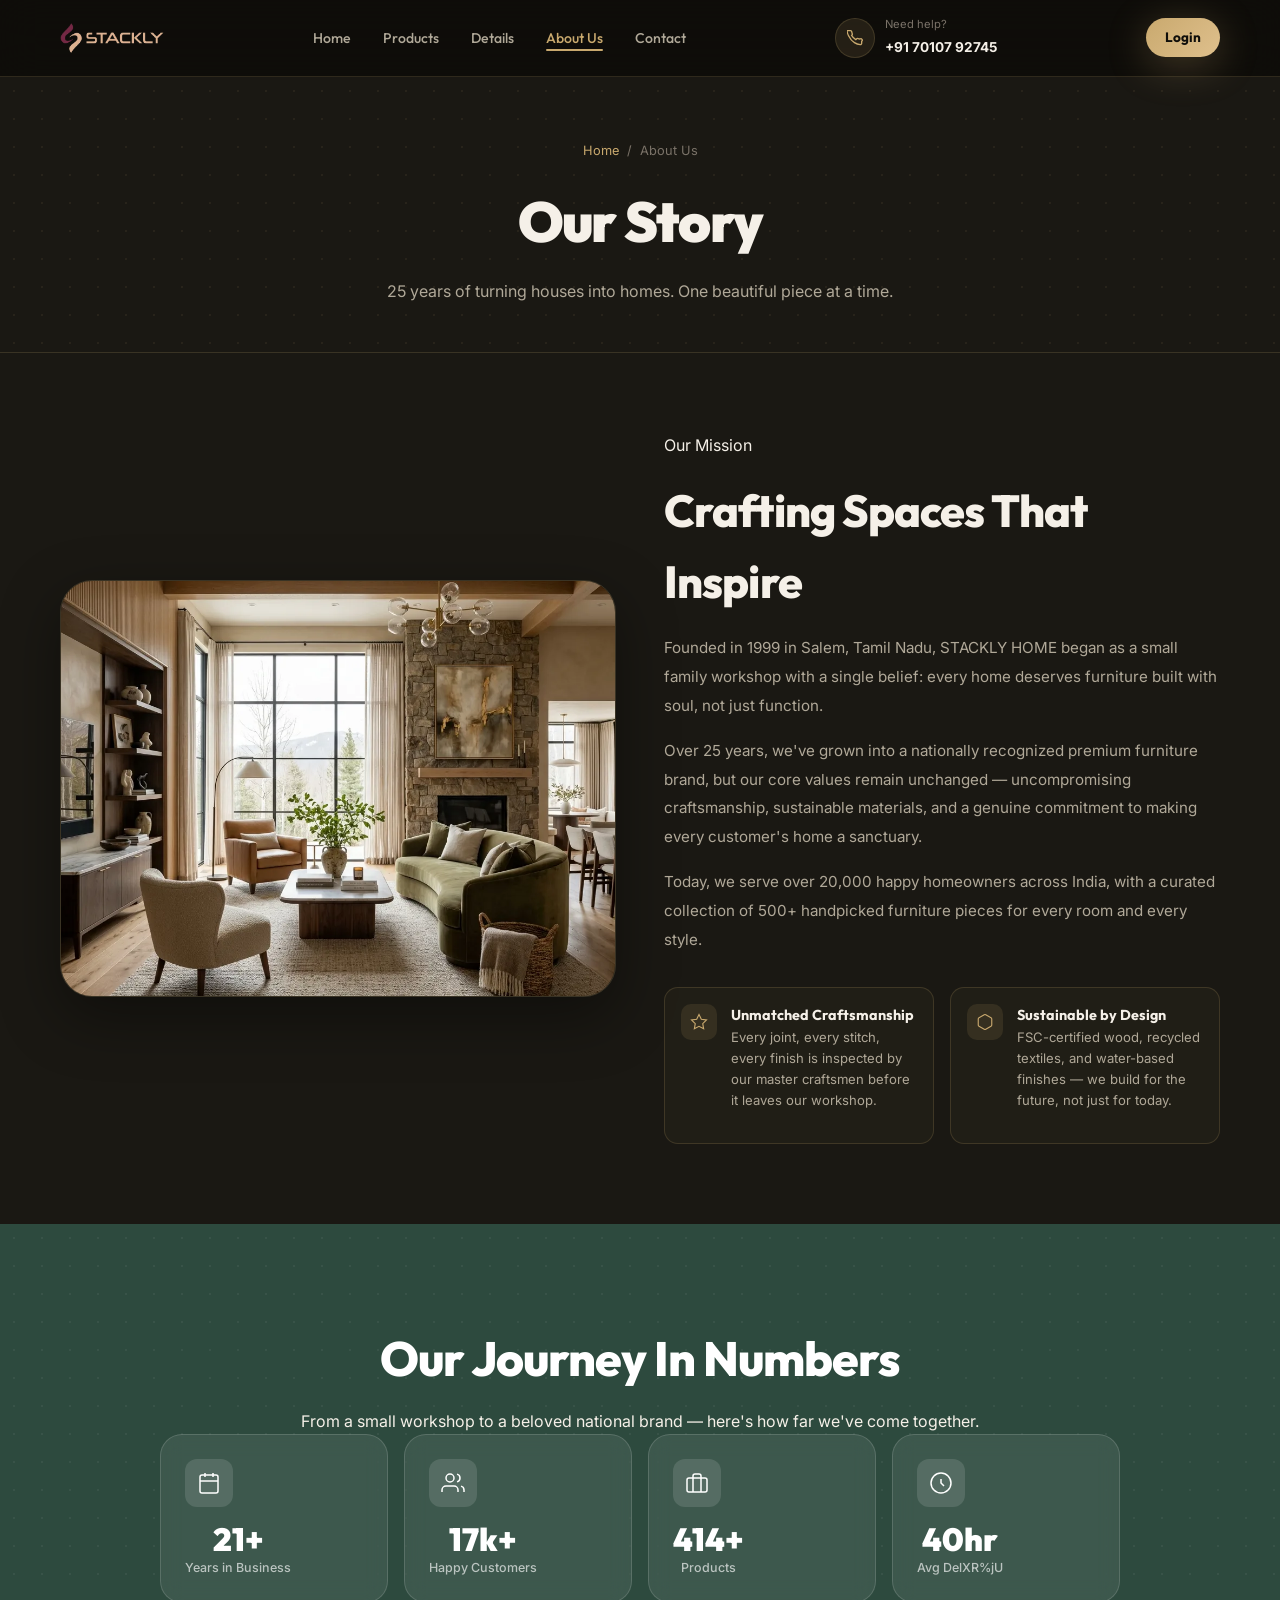
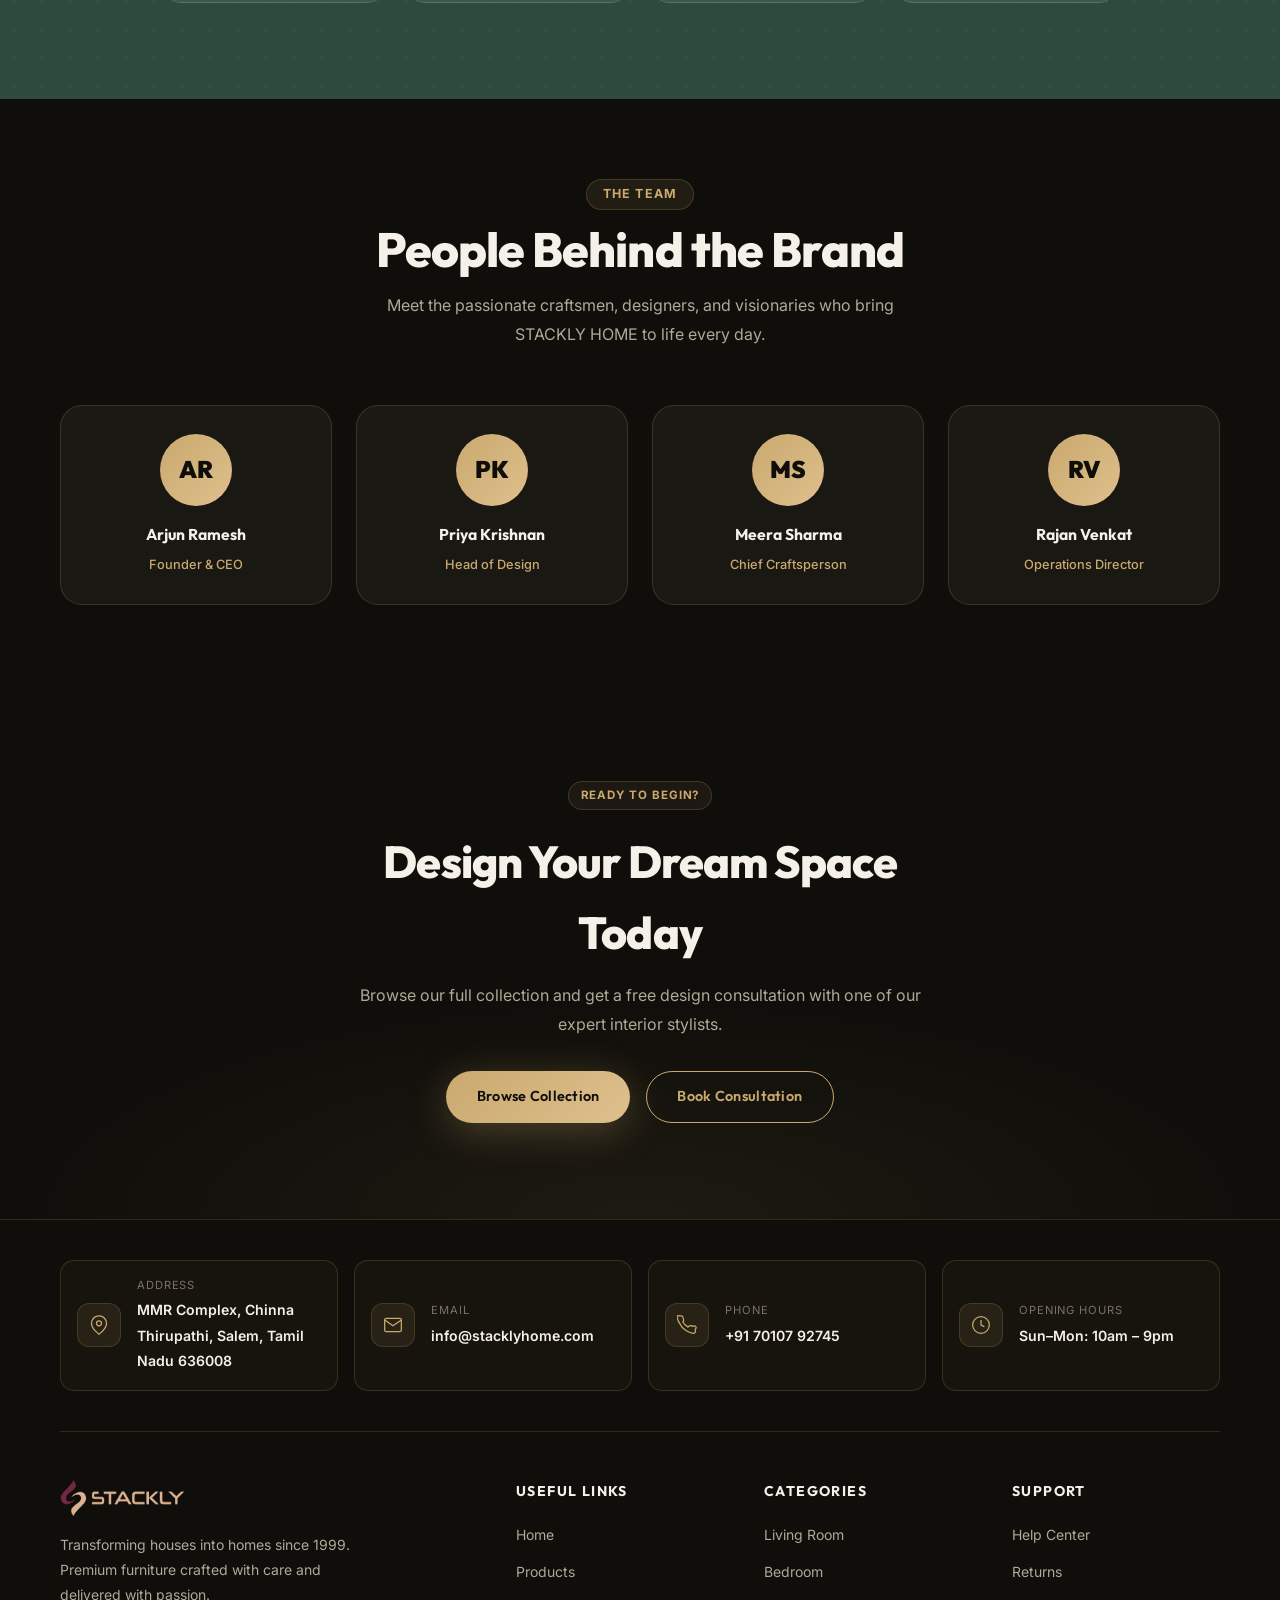
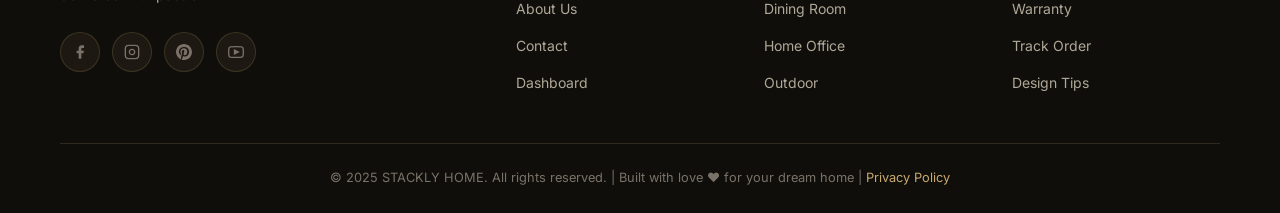
<file: about.html>
﻿<!DOCTYPE html>
<html lang="en">

<head>
  <meta charset="UTF-8" />
  <meta name="viewport" content="width=device-width, initial-scale=1.0" />
  <meta name="description"
    content="About STACKLY HOME — our story, mission, and the team behind India's most trusted premium furniture brand since 1999." />
  <title>About Us — STACKLY HOME</title>
  <link rel="stylesheet" href="css/style.css" />
  <link rel="icon"
    href="data:image/svg+xml,<svg xmlns='http://www.w3.org/2000/svg' viewBox='0 0 32 32'><rect width='32' height='32' rx='8' fill='%23C9A96E'/><text y='22' x='4' font-size='20'>🪑</text></svg>" />
</head>

<body>

  <div id="page-loader">
    <div class="loader-logo"><img src="images/logo-stackly.webp" alt="STACKLY HOME" style="height:40px;width:auto;" />
    </div>
    <div class="loader-bar"></div>
    <span class="loader-text">Our Story</span>
  </div>

  <nav class="navbar" role="navigation" aria-label="Main navigation">
    <div class="nav-inner container">
      <a href="index.html" class="nav-logo"><img src="images/logo-stackly.webp" alt="STACKLY HOME"
          style="height:30px;width:auto;" /></a>
      <ul class="nav-menu" role="list">
        <li><a href="index.html">Home</a></li>
        <li><a href="products.html">Products</a></li>
        <li><a href="details.html">Details</a></li>
        <li><a href="about.html" class="active">About Us</a></li>
        <li><a href="contact.html">Contact</a></li>
      </ul>
      <div class="nav-phone">
        <div class="nav-phone-icon"><svg viewBox="0 0 24 24" aria-hidden="true">
            <path
              d="M22 16.92v3a2 2 0 01-2.18 2 19.79 19.79 0 01-8.63-3.07A19.5 19.5 0 013.07 9.81a19.79 19.79 0 01-3.07-8.67A2 2 0 012.18 1h3a2 2 0 012 1.72c.127.96.361 1.903.7 2.81a2 2 0 01-.45 2.11L6.91 8.15a16 16 0 006.36 6.36l1.27-1.27a2 2 0 012.11-.45c.907.339 1.85.573 2.81.7A2 2 0 0122 16.92z" />
          </svg></div>
        <div class="nav-phone-text"><span>Need help?</span><strong><a href="tel:+917010792745"
              style="color:inherit;text-decoration:none;">+91 70107 92745</a></strong></div>
      </div>
      <div class="nav-login-btn-wrap"><a href="login.html" class="nav-login-btn" id="nav-login-link">Login</a></div>
      <button class="nav-toggle" aria-label="Toggle mobile menu"
        aria-expanded="false"><span></span><span></span><span></span></button>
    </div>
  </nav>

  <div class="mobile-menu" role="dialog" aria-modal="true">
    <div class="mobile-menu-inner">
      <div class="mobile-menu-header">
        <a href="index.html" class="nav-logo"><img src="images/logo-stackly.webp" alt="STACKLY HOME"
            style="height:28px;width:auto;" /></a>
        <button class="mobile-menu-close">&times;</button>
      </div>
      <ul class="mobile-nav-links">
        <li><a href="index.html">Home</a></li>
        <li><a href="products.html">Products</a></li>
        <li><a href="details.html">Details</a></li>
        <li><a href="about.html" class="active">About Us</a></li>
        <li><a href="contact.html">Contact</a></li>
      </ul>
      <div class="mobile-login-wrap" style="margin:1rem 0;"></div>
    </div>
  </div>

  <main>
    <!-- HERO MINI -->
    <section class="page-hero-mini" aria-label="About us header">
      <div class="breadcrumb"><a href="index.html">Home</a> <span>/</span> <span>About Us</span></div>
      <h1>Our Story</h1>
      <p>25 years of turning houses into homes. One beautiful piece at a time.</p>
    </section>

    <!-- MISSION SECTION -->
    <section class="about-mission" aria-label="Our mission">
      <div class="container">
        <div class="about-grid">
          <div class="about-img" data-anim="fade-right">
            <img src="images/feature_interior.webp" alt="STACKLY HOME showroom interior with premium furniture"
              loading="lazy" />
          </div>
          <div class="about-text" data-anim="fade-left">
            <span class="tag" style="margin-bottom:1rem;display:inline-block;">Our Mission</span>
            <h2>Crafting Spaces That Inspire</h2>
            <p>Founded in 1999 in Salem, Tamil Nadu, STACKLY HOME began as a small family workshop with a single belief:
              every home deserves furniture built with soul, not just function.</p>
            <p>Over 25 years, we've grown into a nationally recognized premium furniture brand, but our core values
              remain unchanged — uncompromising craftsmanship, sustainable materials, and a genuine commitment to making
              every customer's home a sanctuary.</p>
            <p>Today, we serve over 20,000 happy homeowners across India, with a curated collection of 500+ handpicked
              furniture pieces for every room and every style.</p>
            <div class="about-values">
              <div class="value-item" data-anim="fade-up" data-delay="100">
                <div class="value-icon"><svg viewBox="0 0 24 24">
                    <path
                      d="M12 2l3.09 6.26L22 9.27l-5 4.87 1.18 6.88L12 17.77l-6.18 3.25L7 14.14 2 9.27l6.91-1.01L12 2z" />
                  </svg></div>
                <div>
                  <h4>Unmatched Craftsmanship</h4>
                  <p>Every joint, every stitch, every finish is inspected by our master craftsmen before it leaves our
                    workshop.</p>
                </div>
              </div>
              <div class="value-item" data-anim="fade-up" data-delay="200">
                <div class="value-icon"><svg viewBox="0 0 24 24">
                    <path
                      d="M21 16V8a2 2 0 00-1-1.73l-7-4a2 2 0 00-2 0l-7 4A2 2 0 003 8v8a2 2 0 001 1.73l7 4a2 2 0 002 0l7-4A2 2 0 0021 16z" />
                  </svg></div>
                <div>
                  <h4>Sustainable by Design</h4>
                  <p>FSC-certified wood, recycled textiles, and water-based finishes — we build for the future, not just
                    for today.</p>
                </div>
              </div>
            </div>
          </div>
        </div>
      </div>
    </section>

    <!-- FACTS STRIP -->
    <section class="facts-section" aria-label="Company milestones">
      <div class="container">
        <h2 data-anim="fade-up">Our Journey In Numbers</h2>
        <p data-anim="fade-up" data-delay="100">From a small workshop to a beloved national brand — here's how far we've
          come together.</p>
        <div class="facts-grid">
          <div class="fact-card" data-anim="fade-up" data-delay="100">
            <div class="fact-icon"><svg viewBox="0 0 24 24">
                <rect x="3" y="4" width="18" height="18" rx="2" />
                <line x1="16" y1="2" x2="16" y2="6" />
                <line x1="8" y1="2" x2="8" y2="6" />
                <line x1="3" y1="10" x2="21" y2="10" />
              </svg></div>
            <div>
              <div class="fact-number" data-target="25" data-suffix="+">0+</div>
              <div class="fact-label">Years in Business</div>
            </div>
          </div>
          <div class="fact-card" data-anim="fade-up" data-delay="200">
            <div class="fact-icon"><svg viewBox="0 0 24 24">
                <path d="M17 21v-2a4 4 0 00-4-4H5a4 4 0 00-4 4v2" />
                <circle cx="9" cy="7" r="4" />
                <path d="M23 21v-2a4 4 0 00-3-3.87M16 3.13a4 4 0 010 7.75" />
              </svg></div>
            <div>
              <div class="fact-number" data-target="20" data-suffix="k+">0k+</div>
              <div class="fact-label">Happy Customers</div>
            </div>
          </div>
          <div class="fact-card" data-anim="fade-up" data-delay="300">
            <div class="fact-icon"><svg viewBox="0 0 24 24">
                <path d="M20 7H4a2 2 0 00-2 2v10a2 2 0 002 2h16a2 2 0 002-2V9a2 2 0 00-2-2z" />
                <path d="M16 21V5a2 2 0 00-2-2h-4a2 2 0 00-2 2v16" />
              </svg></div>
            <div>
              <div class="fact-number" data-target="500" data-suffix="+">0+</div>
              <div class="fact-label">Products</div>
            </div>
          </div>
          <div class="fact-card" data-anim="fade-up" data-delay="400">
            <div class="fact-icon"><svg viewBox="0 0 24 24">
                <circle cx="12" cy="12" r="10" />
                <path d="M12 8v4l3 3" />
              </svg></div>
            <div>
              <div class="fact-number" data-target="48" data-suffix="hr">0hr</div>
              <div class="fact-label">Avg Delivery</div>
            </div>
          </div>
        </div>
      </div>
    </section>

    <!-- TEAM SECTION -->
    <section class="team-section" aria-label="Our leadership team">
      <div class="container">
        <div class="section-title" data-anim="fade-up">
          <span class="tag">The Team</span>
          <h2>People Behind the Brand</h2>
          <p>Meet the passionate craftsmen, designers, and visionaries who bring STACKLY HOME to life every day.</p>
        </div>
        <div class="team-grid">
          <div class="team-card" data-anim="fade-up" data-delay="100">
            <div class="team-avatar">AR</div>
            <h4>Arjun Ramesh</h4>
            <span>Founder &amp; CEO</span>
          </div>
          <div class="team-card" data-anim="fade-up" data-delay="200">
            <div class="team-avatar">PK</div>
            <h4>Priya Krishnan</h4>
            <span>Head of Design</span>
          </div>
          <div class="team-card" data-anim="fade-up" data-delay="300">
            <div class="team-avatar">MS</div>
            <h4>Meera Sharma</h4>
            <span>Chief Craftsperson</span>
          </div>
          <div class="team-card" data-anim="fade-up" data-delay="400">
            <div class="team-avatar">RV</div>
            <h4>Rajan Venkat</h4>
            <span>Operations Director</span>
          </div>
        </div>
      </div>
    </section>

    <!-- CTA -->
    <section class="cta-section" aria-label="Start shopping">
      <div class="cta-content" data-anim="fade-up">
        <span class="tag-chip" style="margin-bottom:1rem;display:inline-block;">Ready to Begin?</span>
        <h2>Design Your Dream Space Today</h2>
        <p>Browse our full collection and get a free design consultation with one of our expert interior stylists.</p>
        <div style="display:flex;gap:1rem;justify-content:center;flex-wrap:wrap;margin-top:2rem;">
          <a href="products.html" class="btn btn-gold">Browse Collection</a>
          <a href="contact.html" class="btn btn-outline-gold">Book Consultation</a>
        </div>
      </div>
    </section>
  </main>

  <footer class="footer" role="contentinfo">
    <div class="container">
      <!-- Contact strip -->
      <div class="footer-contacts">
        <div class="footer-contact-item" data-anim="fade-up" data-delay="100">
          <div class="footer-contact-icon">
            <svg viewBox="0 0 24 24">
              <path d="M21 10c0 7-9 13-9 13s-9-6-9-13a9 9 0 0118 0z" />
              <circle cx="12" cy="10" r="3" />
            </svg>
          </div>
          <div><small>Address</small><strong>MMR Complex, Chinna Thirupathi, Salem, Tamil Nadu 636008</strong></div>
        </div>
        <div class="footer-contact-item" data-anim="fade-up" data-delay="200">
          <div class="footer-contact-icon">
            <svg viewBox="0 0 24 24">
              <path d="M4 4h16c1.1 0 2 .9 2 2v12c0 1.1-.9 2-2 2H4c-1.1 0-2-.9-2-2V6c0-1.1.9-2 2-2z" />
              <polyline points="22,6 12,13 2,6" />
            </svg>
          </div>
          <div><small>Email</small><strong><a href="mailto:info@stacklyhome.com"
                style="color:inherit;text-decoration:none;">info@stacklyhome.com</a></strong></div>
        </div>
        <div class="footer-contact-item" data-anim="fade-up" data-delay="300">
          <div class="footer-contact-icon">
            <svg viewBox="0 0 24 24">
              <path
                d="M22 16.92v3a2 2 0 01-2.18 2 19.79 19.79 0 01-8.63-3.07A19.5 19.5 0 013.07 9.81a19.79 19.79 0 01-3.07-8.67A2 2 0 012.18 1h3a2 2 0 012 1.72c.127.96.361 1.903.7 2.81a2 2 0 01-.45 2.11L6.91 8.15a16 16 0 006.36 6.36l1.27-1.27a2 2 0 012.11-.45c.907.339 1.85.573 2.81.7A2 2 0 0122 16.92z" />
            </svg>
          </div>
          <div><small>Phone</small><strong><a href="tel:+917010792745" style="color:inherit;text-decoration:none;">+91
                70107 92745</a></strong></div>
        </div>
        <div class="footer-contact-item" data-anim="fade-up" data-delay="400">
          <div class="footer-contact-icon">
            <svg viewBox="0 0 24 24">
              <circle cx="12" cy="12" r="10" />
              <polyline points="12 6 12 12 16 14" />
            </svg>
          </div>
          <div><small>Opening hours</small><strong>Sun–Mon: 10am – 9pm</strong></div>
        </div>
      </div>

      <!-- Footer columns -->
      <div class="footer-cols">
        <div class="footer-col footer-col-brand" data-anim="fade-up">
          <a href="index.html" class="footer-logo">
            <img src="images/logo-stackly.webp" alt="STACKLY HOME Logo"
              style="height:36px;width:auto;margin-bottom:0.5rem;" />
          </a>
          <p class="footer-tagline">Transforming houses into homes since 1999. Premium furniture crafted with care and
            delivered with passion.</p>
          <div class="social-links" aria-label="Social media links">
            <a href="404.html" class="social-link" aria-label="Facebook">
              <svg viewBox="0 0 24 24" fill="currentColor">
                <path d="M18 2h-3a5 5 0 00-5 5v3H7v4h3v8h4v-8h3l1-4h-4V7a1 1 0 011-1h3z" />
              </svg>
            </a>
            <a href="404.html" class="social-link" aria-label="Instagram">
              <svg viewBox="0 0 24 24" fill="none" stroke="currentColor" stroke-width="2">
                <rect x="2" y="2" width="20" height="20" rx="5" />
                <path d="M16 11.37A4 4 0 1112.63 8 4 4 0 0116 11.37z" />
                <line x1="17.5" y1="6.5" x2="17.51" y2="6.5" />
              </svg>
            </a>
            <a href="404.html" class="social-link" aria-label="Pinterest">
              <svg viewBox="0 0 24 24" fill="currentColor">
                <path
                  d="M12 0C5.373 0 0 5.373 0 12c0 5.084 3.163 9.426 7.627 11.174-.105-.949-.2-2.405.042-3.441.218-.937 1.407-5.965 1.407-5.965s-.359-.719-.359-1.782c0-1.668.967-2.914 2.171-2.914 1.023 0 1.518.769 1.518 1.69 0 1.029-.655 2.568-.994 3.995-.283 1.194.599 2.169 1.777 2.169 2.133 0 3.772-2.249 3.772-5.495 0-2.873-2.064-4.882-5.012-4.882-3.414 0-5.418 2.561-5.418 5.207 0 1.031.397 2.138.893 2.738a.36.36 0 01.083.345l-.333 1.36c-.053.22-.174.267-.402.161-1.499-.698-2.436-2.889-2.436-4.649 0-3.785 2.75-7.262 7.929-7.262 4.163 0 7.398 2.967 7.398 6.931 0 4.136-2.607 7.464-6.227 7.464-1.216 0-2.359-.632-2.75-1.378l-.748 2.853c-.271 1.043-1.002 2.35-1.492 3.146C9.57 23.812 10.763 24 12 24c6.627 0 12-5.373 12-12S18.627 0 12 0z" />
              </svg>
            </a>
            <a href="404.html" class="social-link" aria-label="YouTube">
              <svg viewBox="0 0 24 24" fill="none" stroke="currentColor" stroke-width="2">
                <path
                  d="M22.54 6.42a2.78 2.78 0 00-1.95-1.96C18.88 4 12 4 12 4s-6.88 0-8.59.46A2.78 2.78 0 001.46 6.42 29 29 0 001 12a29 29 0 00.46 5.58A2.78 2.78 0 003.41 19.6C5.12 20 12 20 12 20s6.88 0 8.59-.46a2.78 2.78 0 001.95-1.95A29 29 0 0023 12a29 29 0 00-.46-5.58z" />
                <polygon points="9.75 15.02 15.5 12 9.75 8.98 9.75 15.02" fill="currentColor" />
              </svg>
            </a>
          </div>
        </div>

        <div class="footer-col" data-anim="fade-up" data-delay="100">
          <h4>Useful Links</h4>
          <ul>
            <li><a href="index.html">Home</a></li>
            <li><a href="products.html">Products</a></li>
            <li><a href="about.html">About Us</a></li>
            <li><a href="contact.html">Contact</a></li>
            <li><a href="dashboard.html">Dashboard</a></li>
          </ul>
        </div>

        <div class="footer-col" data-anim="fade-up" data-delay="200">
          <h4>Categories</h4>
          <ul>
            <li><a href="products.html">Living Room</a></li>
            <li><a href="products.html">Bedroom</a></li>
            <li><a href="products.html">Dining Room</a></li>
            <li><a href="products.html">Home Office</a></li>
            <li><a href="products.html">Outdoor</a></li>
          </ul>
        </div>

        <div class="footer-col" data-anim="fade-up" data-delay="300">
          <h4>Support</h4>
          <ul>
            <li><a href="contact.html">Help Center</a></li>
            <li><a href="contact.html">Returns</a></li>
            <li><a href="contact.html">Warranty</a></li>
            <li><a href="contact.html">Track Order</a></li>
            <li><a href="contact.html">Design Tips</a></li>
          </ul>
        </div>
      </div>

      <div class="footer-bottom">
        <p>&copy; 2025 STACKLY HOME. All rights reserved. | Built with love ❤️ for your dream home | <a
            href="404.html">Privacy Policy</a></p>
      </div>
    </div>
  </footer>

  <script src="js/auth.js"></script>
  <script src="js/main.js"></script>
</body>

</html>
</file>
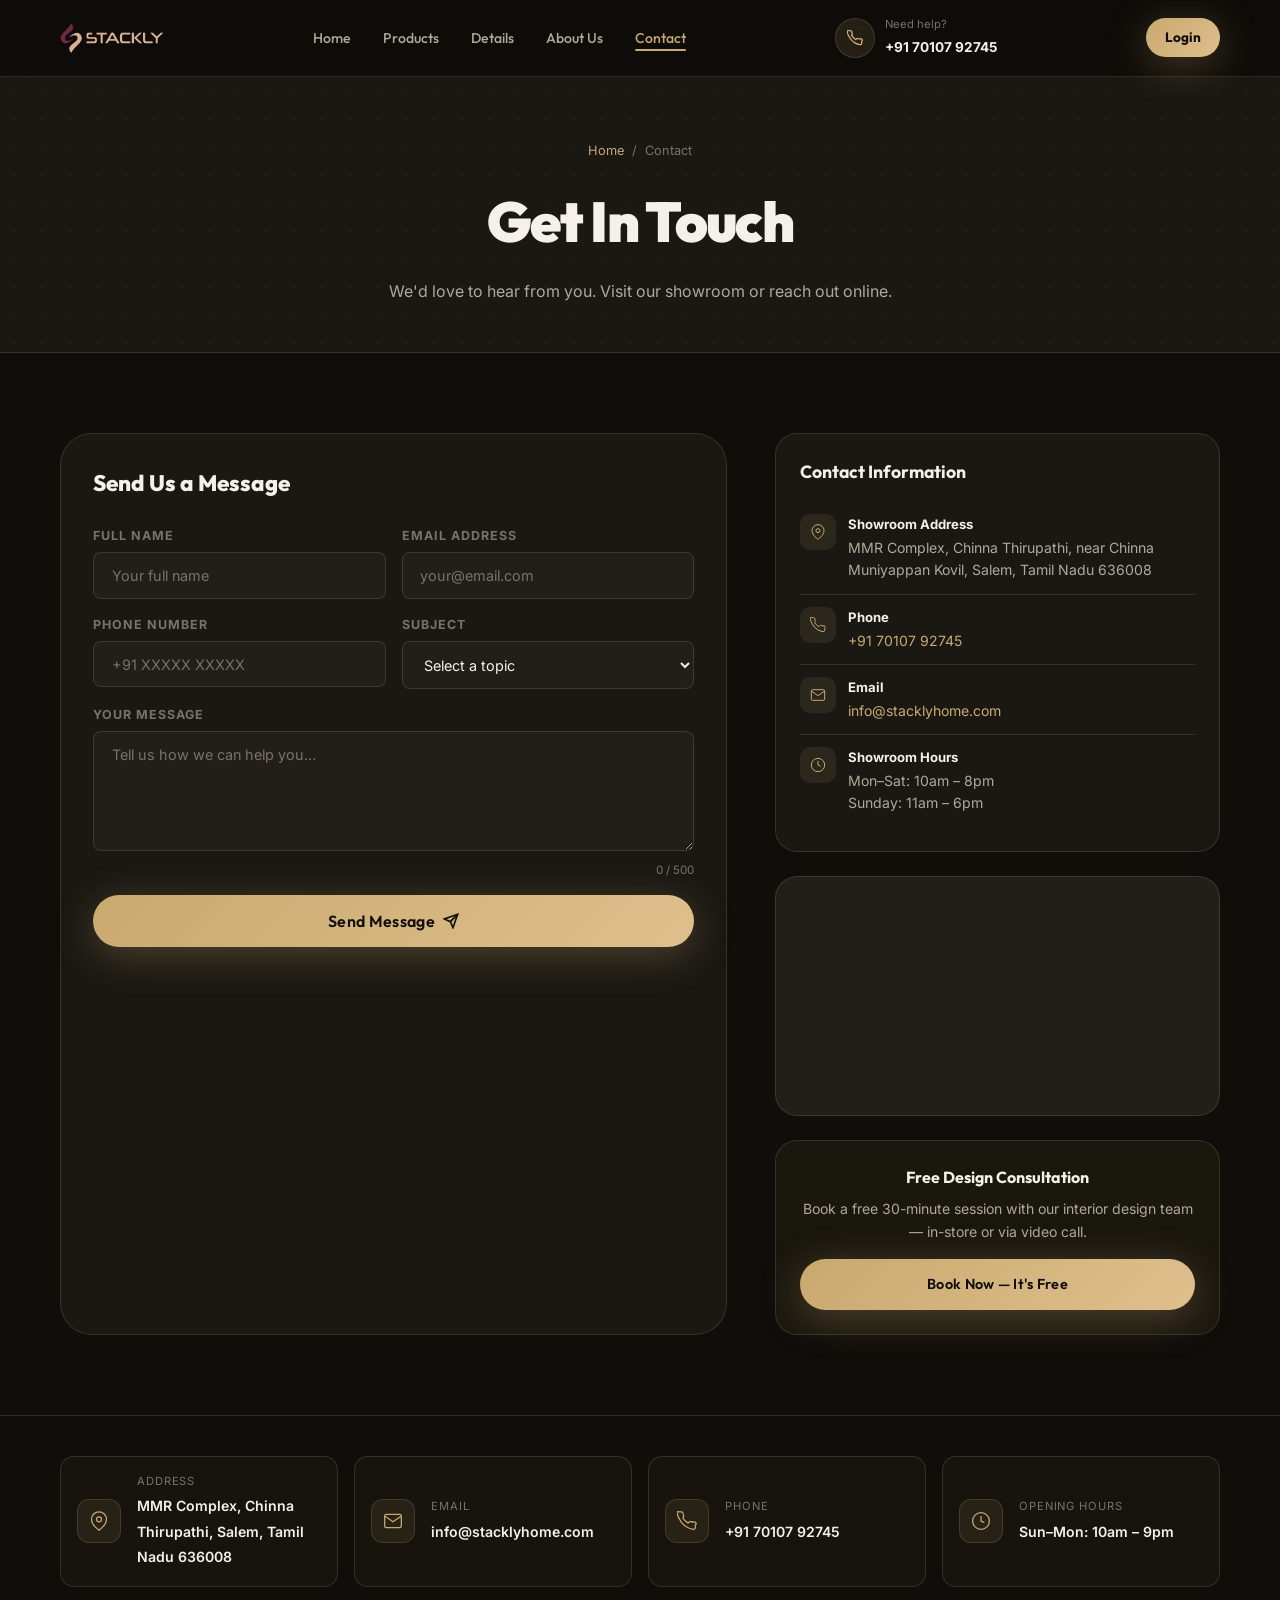
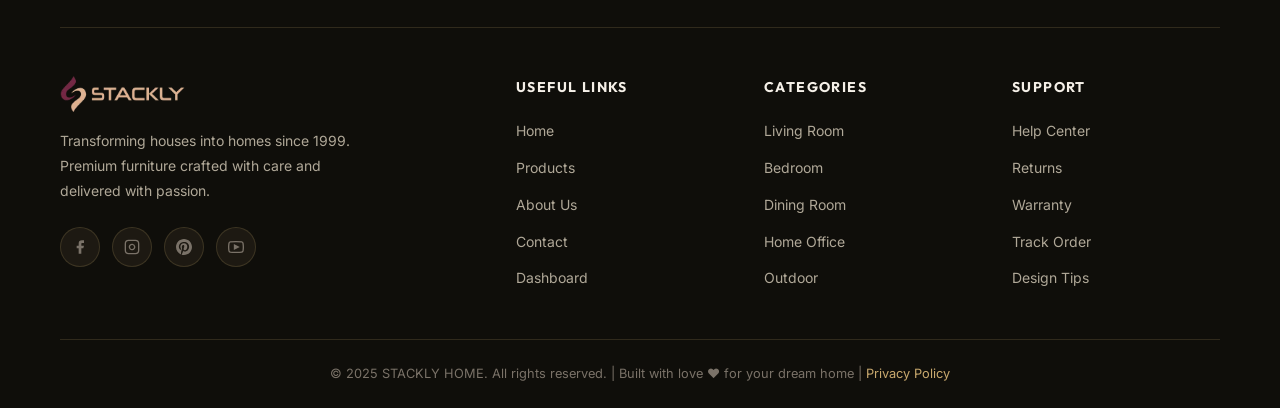
<file: contact.html>
﻿<!DOCTYPE html>
<html lang="en">

<head>
  <meta charset="UTF-8" />
  <meta name="viewport" content="width=device-width, initial-scale=1.0" />
  <meta name="description"
    content="Contact STACKLY HOME — reach us by phone, email, or visit our Salem showroom. Our interior design team is ready to help." />
  <title>Contact Us — STACKLY HOME</title>
  <link rel="stylesheet" href="css/style.css" />
  <link rel="icon"
    href="data:image/svg+xml,<svg xmlns='http://www.w3.org/2000/svg' viewBox='0 0 32 32'><rect width='32' height='32' rx='8' fill='%23C9A96E'/><text y='22' x='4' font-size='20'>🪑</text></svg>" />
</head>

<body>

  <div id="page-loader">
    <div class="loader-logo"><img src="images/logo-stackly.webp" alt="STACKLY HOME" style="height:40px;width:auto;" />
    </div>
    <div class="loader-bar"></div>
    <span class="loader-text">Get In Touch</span>
  </div>

  <nav class="navbar" role="navigation" aria-label="Main navigation">
    <div class="nav-inner container">
      <a href="index.html" class="nav-logo"><img src="images/logo-stackly.webp" alt="STACKLY HOME"
          style="height:30px;width:auto;" /></a>
      <ul class="nav-menu" role="list">
        <li><a href="index.html">Home</a></li>
        <li><a href="products.html">Products</a></li>
        <li><a href="details.html">Details</a></li>
        <li><a href="about.html">About Us</a></li>
        <li><a href="contact.html" class="active">Contact</a></li>
      </ul>
      <div class="nav-phone">
        <div class="nav-phone-icon"><svg viewBox="0 0 24 24" aria-hidden="true">
            <path
              d="M22 16.92v3a2 2 0 01-2.18 2 19.79 19.79 0 01-8.63-3.07A19.5 19.5 0 013.07 9.81a19.79 19.79 0 01-3.07-8.67A2 2 0 012.18 1h3a2 2 0 012 1.72c.127.96.361 1.903.7 2.81a2 2 0 01-.45 2.11L6.91 8.15a16 16 0 006.36 6.36l1.27-1.27a2 2 0 012.11-.45c.907.339 1.85.573 2.81.7A2 2 0 0122 16.92z" />
          </svg></div>
        <div class="nav-phone-text"><span>Need help?</span><strong><a href="tel:+917010792745"
              style="color:inherit;text-decoration:none;">+91 70107 92745</a></strong></div>
      </div>
      <div class="nav-login-btn-wrap"><a href="login.html" class="nav-login-btn" id="nav-login-link">Login</a></div>
      <button class="nav-toggle" aria-label="Toggle mobile menu"
        aria-expanded="false"><span></span><span></span><span></span></button>
    </div>
  </nav>

  <div class="mobile-menu" role="dialog" aria-modal="true">
    <div class="mobile-menu-inner">
      <div class="mobile-menu-header">
        <a href="index.html" class="nav-logo"><img src="images/logo-stackly.webp" alt="STACKLY HOME"
            style="height:28px;width:auto;" /></a>
        <button class="mobile-menu-close">&times;</button>
      </div>
      <ul class="mobile-nav-links">
        <li><a href="index.html">Home</a></li>
        <li><a href="products.html">Products</a></li>
        <li><a href="details.html">Details</a></li>
        <li><a href="about.html">About Us</a></li>
        <li><a href="contact.html" class="active">Contact</a></li>
      </ul>
      <div class="mobile-login-wrap" style="margin:1rem 0;"></div>
    </div>
  </div>

  <main>
    <section class="page-hero-mini" aria-label="Contact page header">
      <div class="breadcrumb"><a href="index.html">Home</a> <span>/</span> <span>Contact</span></div>
      <h1>Get In Touch</h1>
      <p>We'd love to hear from you. Visit our showroom or reach out online.</p>
    </section>

    <section class="contact-section" aria-label="Contact form and info">
      <div class="container">
        <div class="contact-grid">

          <!-- CONTACT FORM -->
          <div class="contact-form-wrap" data-anim="fade-right">
            <h3>Send Us a Message</h3>
            <form id="contact-form" novalidate>
              <div class="form-row">
                <div class="form-group">
                  <label for="contact-name">Full Name</label>
                  <input type="text" id="contact-name" class="form-control" placeholder="Your full name" required
                    autocomplete="name" />
                </div>
                <div class="form-group">
                  <label for="contact-email">Email Address</label>
                  <input type="email" id="contact-email" class="form-control" placeholder="your@email.com" required
                    autocomplete="email" />
                </div>
              </div>
              <div class="form-row">
                <div class="form-group">
                  <label for="contact-phone">Phone Number</label>
                  <input type="tel" id="contact-phone" class="form-control" placeholder="+91 XXXXX XXXXX"
                    autocomplete="tel" />
                </div>
                <div class="form-group">
                  <label for="contact-subject">Subject</label>
                  <select id="contact-subject" class="form-control">
                    <option value="" disabled selected>Select a topic</option>
                    <option>Product Inquiry</option>
                    <option>Order Tracking</option>
                    <option>Design Consultation</option>
                    <option>Returns &amp; Warranty</option>
                    <option>Bulk / Corporate Order</option>
                    <option>Other</option>
                  </select>
                </div>
              </div>
              <div class="form-group" style="margin-bottom:1rem;">
                <label for="contact-message">Your Message</label>
                <textarea id="contact-message" class="form-control" placeholder="Tell us how we can help you…" rows="5"
                  required></textarea>
              </div>
              <button type="submit" class="btn btn-gold" style="width:100%;font-size:1rem;padding:1rem;"
                id="contact-submit-btn">
                Send Message
                <svg viewBox="0 0 24 24" width="16" height="16" stroke="currentColor" fill="none" stroke-width="2.5"
                  aria-hidden="true">
                  <line x1="22" y1="2" x2="11" y2="13" />
                  <polygon points="22 2 15 22 11 13 2 9 22 2" />
                </svg>
              </button>
            </form>
          </div>

          <!-- CONTACT INFO -->
          <div class="contact-info-wrap" data-anim="fade-left">
            <div class="contact-info-card">
              <h3>Contact Information</h3>
              <div class="contact-info-item">
                <div class="contact-info-icon"><svg viewBox="0 0 24 24">
                    <path d="M21 10c0 7-9 13-9 13s-9-6-9-13a9 9 0 0118 0z" />
                    <circle cx="12" cy="10" r="3" />
                  </svg></div>
                <div>
                  <strong>Showroom Address</strong>
                  <p>MMR Complex, Chinna Thirupathi, near Chinna Muniyappan Kovil, Salem, Tamil Nadu 636008</p>
                </div>
              </div>
              <div class="contact-info-item">
                <div class="contact-info-icon"><svg viewBox="0 0 24 24">
                    <path
                      d="M22 16.92v3a2 2 0 01-2.18 2 19.79 19.79 0 01-8.63-3.07A19.5 19.5 0 013.07 9.81a19.79 19.79 0 01-3.07-8.67A2 2 0 012.18 1h3a2 2 0 012 1.72c.127.96.361 1.903.7 2.81a2 2 0 01-.45 2.11L6.91 8.15a16 16 0 006.36 6.36l1.27-1.27a2 2 0 012.11-.45c.907.339 1.85.573 2.81.7A2 2 0 0122 16.92z" />
                  </svg></div>
                <div>
                  <strong>Phone</strong>
                  <p><a href="tel:+917010792745" style="color:var(--primary);">+91 70107 92745</a></p>
                </div>
              </div>
              <div class="contact-info-item">
                <div class="contact-info-icon"><svg viewBox="0 0 24 24">
                    <path d="M4 4h16c1.1 0 2 .9 2 2v12c0 1.1-.9 2-2 2H4c-1.1 0-2-.9-2-2V6c0-1.1.9-2 2-2z" />
                    <polyline points="22,6 12,13 2,6" />
                  </svg></div>
                <div>
                  <strong>Email</strong>
                  <p><a href="mailto:info@stacklyhome.com" style="color:var(--primary);">info@stacklyhome.com</a></p>
                </div>
              </div>
              <div class="contact-info-item">
                <div class="contact-info-icon"><svg viewBox="0 0 24 24">
                    <circle cx="12" cy="12" r="10" />
                    <polyline points="12 6 12 12 16 14" />
                  </svg></div>
                <div>
                  <strong>Showroom Hours</strong>
                  <p>Mon–Sat: 10am – 8pm<br />Sunday: 11am – 6pm</p>
                </div>
              </div>
            </div>

            <!-- MAP -->
            <div class="map-embed" aria-label="Location map">
              <iframe
                src="https://www.google.com/maps/embed?pb=!1m18!1m12!1m3!1d3913.2!2d78.136!3d11.6643!2m3!1f0!2f0!3f0!3m2!1i1024!2i768!4f13.1!3m3!1m2!1s0x0%3A0x0!2sSalem%2C+Tamil+Nadu!5e0!3m2!1sen!2sin!4v1"
                allowfullscreen="" loading="lazy" referrerpolicy="no-referrer-when-downgrade"
                title="STACKLY HOME showroom location in Salem, Tamil Nadu">
              </iframe>
            </div>

            <!-- DESIGN CONSULTATION CTA -->
            <div
              style="background:rgba(201,169,110,0.06);border:1px solid var(--border);border-radius:var(--border-radius-lg);padding:1.5rem;text-align:center;">
              <h4 style="font-family:var(--font-display);color:var(--text-primary);margin-bottom:0.5rem;">Free Design
                Consultation</h4>
              <p style="font-size:0.88rem;color:var(--text-secondary);margin-bottom:1rem;">Book a free 30-minute session
                with our interior design team — in-store or via video call.</p>
              <a href="tel:+917010792745" class="btn btn-gold" style="width:100%;">Book Now — It's Free</a>
            </div>
          </div>
        </div>
      </div>
    </section>
  </main>

  <footer class="footer" role="contentinfo">
    <div class="container">
      <!-- Contact strip -->
      <div class="footer-contacts">
        <div class="footer-contact-item" data-anim="fade-up" data-delay="100">
          <div class="footer-contact-icon">
            <svg viewBox="0 0 24 24">
              <path d="M21 10c0 7-9 13-9 13s-9-6-9-13a9 9 0 0118 0z" />
              <circle cx="12" cy="10" r="3" />
            </svg>
          </div>
          <div><small>Address</small><strong>MMR Complex, Chinna Thirupathi, Salem, Tamil Nadu 636008</strong></div>
        </div>
        <div class="footer-contact-item" data-anim="fade-up" data-delay="200">
          <div class="footer-contact-icon">
            <svg viewBox="0 0 24 24">
              <path d="M4 4h16c1.1 0 2 .9 2 2v12c0 1.1-.9 2-2 2H4c-1.1 0-2-.9-2-2V6c0-1.1.9-2 2-2z" />
              <polyline points="22,6 12,13 2,6" />
            </svg>
          </div>
          <div><small>Email</small><strong><a href="mailto:info@stacklyhome.com"
                style="color:inherit;text-decoration:none;">info@stacklyhome.com</a></strong></div>
        </div>
        <div class="footer-contact-item" data-anim="fade-up" data-delay="300">
          <div class="footer-contact-icon">
            <svg viewBox="0 0 24 24">
              <path
                d="M22 16.92v3a2 2 0 01-2.18 2 19.79 19.79 0 01-8.63-3.07A19.5 19.5 0 013.07 9.81a19.79 19.79 0 01-3.07-8.67A2 2 0 012.18 1h3a2 2 0 012 1.72c.127.96.361 1.903.7 2.81a2 2 0 01-.45 2.11L6.91 8.15a16 16 0 006.36 6.36l1.27-1.27a2 2 0 012.11-.45c.907.339 1.85.573 2.81.7A2 2 0 0122 16.92z" />
            </svg>
          </div>
          <div><small>Phone</small><strong><a href="tel:+917010792745" style="color:inherit;text-decoration:none;">+91
                70107 92745</a></strong></div>
        </div>
        <div class="footer-contact-item" data-anim="fade-up" data-delay="400">
          <div class="footer-contact-icon">
            <svg viewBox="0 0 24 24">
              <circle cx="12" cy="12" r="10" />
              <polyline points="12 6 12 12 16 14" />
            </svg>
          </div>
          <div><small>Opening hours</small><strong>Sun–Mon: 10am – 9pm</strong></div>
        </div>
      </div>

      <!-- Footer columns -->
      <div class="footer-cols">
        <div class="footer-col footer-col-brand" data-anim="fade-up">
          <a href="index.html" class="footer-logo">
            <img src="images/logo-stackly.webp" alt="STACKLY HOME Logo"
              style="height:36px;width:auto;margin-bottom:0.5rem;" />
          </a>
          <p class="footer-tagline">Transforming houses into homes since 1999. Premium furniture crafted with care and
            delivered with passion.</p>
          <div class="social-links" aria-label="Social media links">
            <a href="404.html" class="social-link" aria-label="Facebook">
              <svg viewBox="0 0 24 24" fill="currentColor">
                <path d="M18 2h-3a5 5 0 00-5 5v3H7v4h3v8h4v-8h3l1-4h-4V7a1 1 0 011-1h3z" />
              </svg>
            </a>
            <a href="404.html" class="social-link" aria-label="Instagram">
              <svg viewBox="0 0 24 24" fill="none" stroke="currentColor" stroke-width="2">
                <rect x="2" y="2" width="20" height="20" rx="5" />
                <path d="M16 11.37A4 4 0 1112.63 8 4 4 0 0116 11.37z" />
                <line x1="17.5" y1="6.5" x2="17.51" y2="6.5" />
              </svg>
            </a>
            <a href="404.html" class="social-link" aria-label="Pinterest">
              <svg viewBox="0 0 24 24" fill="currentColor">
                <path
                  d="M12 0C5.373 0 0 5.373 0 12c0 5.084 3.163 9.426 7.627 11.174-.105-.949-.2-2.405.042-3.441.218-.937 1.407-5.965 1.407-5.965s-.359-.719-.359-1.782c0-1.668.967-2.914 2.171-2.914 1.023 0 1.518.769 1.518 1.69 0 1.029-.655 2.568-.994 3.995-.283 1.194.599 2.169 1.777 2.169 2.133 0 3.772-2.249 3.772-5.495 0-2.873-2.064-4.882-5.012-4.882-3.414 0-5.418 2.561-5.418 5.207 0 1.031.397 2.138.893 2.738a.36.36 0 01.083.345l-.333 1.36c-.053.22-.174.267-.402.161-1.499-.698-2.436-2.889-2.436-4.649 0-3.785 2.75-7.262 7.929-7.262 4.163 0 7.398 2.967 7.398 6.931 0 4.136-2.607 7.464-6.227 7.464-1.216 0-2.359-.632-2.75-1.378l-.748 2.853c-.271 1.043-1.002 2.35-1.492 3.146C9.57 23.812 10.763 24 12 24c6.627 0 12-5.373 12-12S18.627 0 12 0z" />
              </svg>
            </a>
            <a href="404.html" class="social-link" aria-label="YouTube">
              <svg viewBox="0 0 24 24" fill="none" stroke="currentColor" stroke-width="2">
                <path
                  d="M22.54 6.42a2.78 2.78 0 00-1.95-1.96C18.88 4 12 4 12 4s-6.88 0-8.59.46A2.78 2.78 0 001.46 6.42 29 29 0 001 12a29 29 0 00.46 5.58A2.78 2.78 0 003.41 19.6C5.12 20 12 20 12 20s6.88 0 8.59-.46a2.78 2.78 0 001.95-1.95A29 29 0 0023 12a29 29 0 00-.46-5.58z" />
                <polygon points="9.75 15.02 15.5 12 9.75 8.98 9.75 15.02" fill="currentColor" />
              </svg>
            </a>
          </div>
        </div>

        <div class="footer-col" data-anim="fade-up" data-delay="100">
          <h4>Useful Links</h4>
          <ul>
            <li><a href="index.html">Home</a></li>
            <li><a href="products.html">Products</a></li>
            <li><a href="about.html">About Us</a></li>
            <li><a href="contact.html">Contact</a></li>
            <li><a href="dashboard.html">Dashboard</a></li>
          </ul>
        </div>

        <div class="footer-col" data-anim="fade-up" data-delay="200">
          <h4>Categories</h4>
          <ul>
            <li><a href="products.html">Living Room</a></li>
            <li><a href="products.html">Bedroom</a></li>
            <li><a href="products.html">Dining Room</a></li>
            <li><a href="products.html">Home Office</a></li>
            <li><a href="products.html">Outdoor</a></li>
          </ul>
        </div>

        <div class="footer-col" data-anim="fade-up" data-delay="300">
          <h4>Support</h4>
          <ul>
            <li><a href="contact.html">Help Center</a></li>
            <li><a href="contact.html">Returns</a></li>
            <li><a href="contact.html">Warranty</a></li>
            <li><a href="contact.html">Track Order</a></li>
            <li><a href="contact.html">Design Tips</a></li>
          </ul>
        </div>
      </div>

      <div class="footer-bottom">
        <p>&copy; 2025 STACKLY HOME. All rights reserved. | Built with love ❤️ for your dream home | <a
            href="404.html">Privacy Policy</a></p>
      </div>
    </div>
  </footer>

  <script src="js/auth.js"></script>
  <script src="js/main.js"></script>
</body>

</html>
</file>
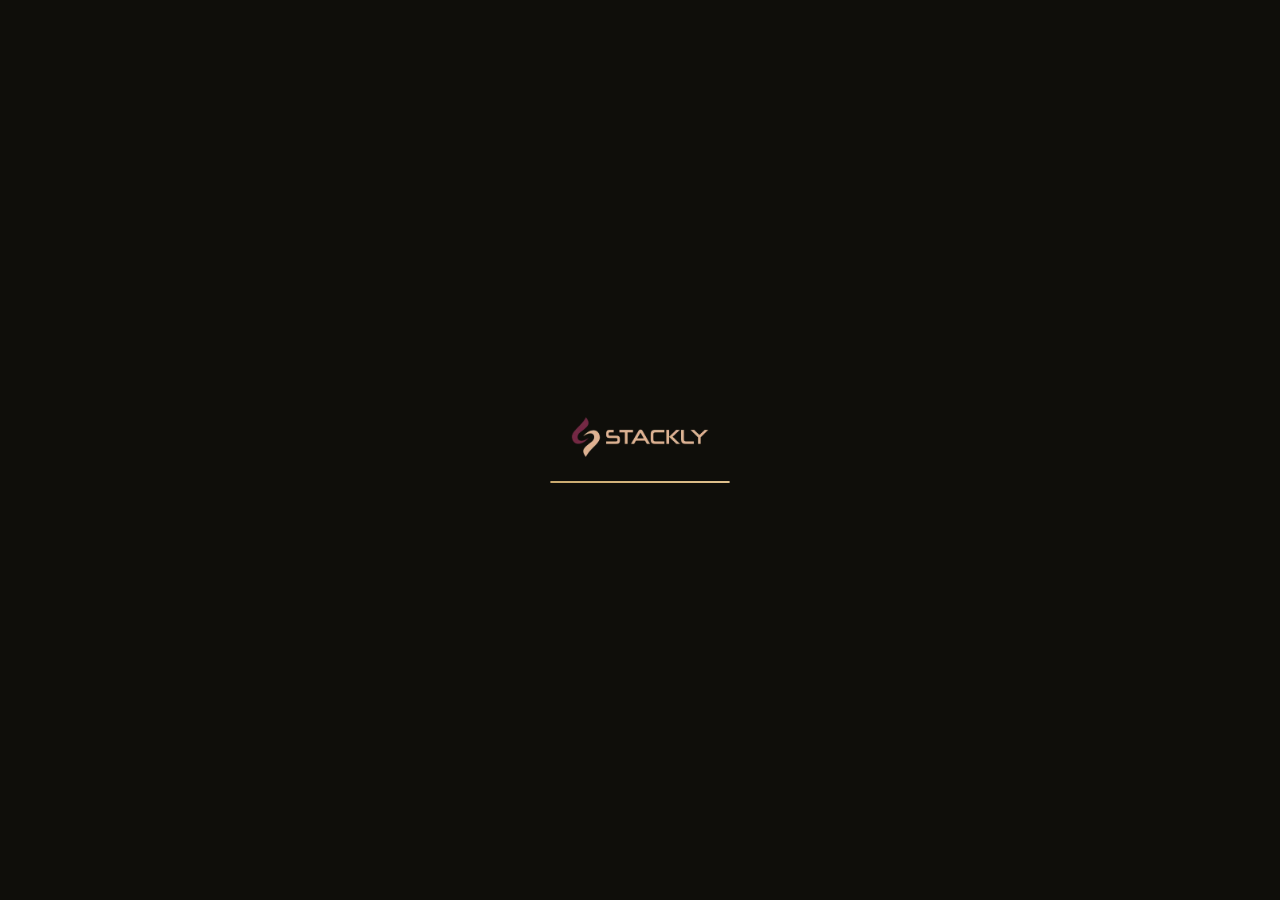
<file: dashboard.html>
<!DOCTYPE html>
<html lang="en">
<head>
  <meta charset="UTF-8" />
  <meta name="viewport" content="width=device-width, initial-scale=1.0" />
  <meta name="description" content="Your STACKLY HOME dashboard — view order history, saved items, and manage your profile." />
  <title>Dashboard — STACKLY HOME</title>
  <link rel="stylesheet" href="css/style.css" />
  <link rel="icon" href="data:image/svg+xml,<svg xmlns='http://www.w3.org/2000/svg' viewBox='0 0 32 32'><rect width='32' height='32' rx='8' fill='%23C9A96E'/><text y='22' x='4' font-size='20'>🪑</text></svg>" />
</head>
<body>

  <div id="page-loader">
    <div class="loader-logo"><img src="images/logo-stackly.webp" alt="STACKLY HOME" style="height:40px;width:auto;" /></div>
    <div class="loader-bar"></div>
    <span class="loader-text">Your Dashboard</span>
  </div>



  <main>
    <section class="page-hero-mini" style="padding:2rem 1.25rem 1.5rem;" aria-label="Dashboard header">
      <div class="breadcrumb"><a href="index.html">Home</a> <span>/</span> <span>Dashboard</span></div>
      <h1 style="font-size:clamp(1.5rem,3vw,2.5rem)">My Dashboard</h1>
    </section>

    <div class="dashboard-layout">
      <div class="container">

        <!-- SIDEBAR -->
        <aside class="dash-sidebar" aria-label="Dashboard navigation">
          <div class="dash-user-info">
            <div class="dash-avatar" id="dash-avatar-initials">U</div>
            <div class="dash-user-name" id="dash-user-name">Welcome back!</div>
            <div class="dash-user-email" id="dash-user-email">user@example.com</div>
            <span class="role-badge" id="dash-role-badge">customer</span>
          </div>
          <nav class="dash-nav" aria-label="Dashboard sections">
            <a href="#overview" class="dash-nav-item active" id="nav-overview" onclick="showSection('overview', this)">
              <svg viewBox="0 0 24 24"><rect x="3" y="3" width="7" height="7"/><rect x="14" y="3" width="7" height="7"/><rect x="14" y="14" width="7" height="7"/><rect x="3" y="14" width="7" height="7"/></svg>
              Overview
            </a>
            <a href="#orders" class="dash-nav-item" id="nav-orders" onclick="showSection('orders', this)">
              <svg viewBox="0 0 24 24"><path d="M6 2L3 6v14a2 2 0 002 2h14a2 2 0 002-2V6l-3-4z"/><line x1="3" y1="6" x2="21" y2="6"/><path d="M16 10a4 4 0 01-8 0"/></svg>
              My Orders
            </a>
            <a href="#saved" class="dash-nav-item" id="nav-saved" onclick="showSection('saved', this)">
              <svg viewBox="0 0 24 24"><path d="M20.84 4.61a5.5 5.5 0 00-7.78 0L12 5.67l-1.06-1.06a5.5 5.5 0 00-7.78 7.78l1.06 1.06L12 21.23l7.78-7.78 1.06-1.06a5.5 5.5 0 000-7.78z"/></svg>
              Saved Items
            </a>
            <a href="#profile" class="dash-nav-item" id="nav-profile" onclick="showSection('profile', this)">
              <svg viewBox="0 0 24 24"><path d="M20 21v-2a4 4 0 00-4-4H8a4 4 0 00-4 4v2"/><circle cx="12" cy="7" r="4"/></svg>
              My Profile
            </a>
            <button class="dash-nav-item" style="color:#ef4444;" onclick="authLogout()">
              <svg viewBox="0 0 24 24"><path d="M9 21H5a2 2 0 01-2-2V5a2 2 0 012-2h4"/><polyline points="16 17 21 12 16 7"/><line x1="21" y1="12" x2="9" y2="12"/></svg>
              Logout
            </button>
          </nav>
        </aside>

        <!-- MAIN -->
        <div class="dash-main">

          <!-- OVERVIEW -->
          <section id="section-overview" class="dash-section" aria-label="Overview">
            <div class="dash-section-title">
              <svg viewBox="0 0 24 24" width="18" height="18" stroke="var(--primary)" fill="none" stroke-width="2"><rect x="3" y="3" width="7" height="7"/><rect x="14" y="3" width="7" height="7"/><rect x="14" y="14" width="7" height="7"/><rect x="3" y="14" width="7" height="7"/></svg>
              Overview
            </div>
            <div class="dash-stats">
              <div class="dash-stat-card" data-anim="fade-up" data-delay="100">
                <div class="stat-value">3</div>
                <div class="stat-label">Total Orders</div>
              </div>
              <div class="dash-stat-card" data-anim="fade-up" data-delay="200">
                <div class="stat-value">$4,847</div>
                <div class="stat-label">Total Spent</div>
              </div>
              <div class="dash-stat-card" data-anim="fade-up" data-delay="300">
                <div class="stat-value">5</div>
                <div class="stat-label">Saved Items</div>
              </div>
              <div class="dash-stat-card" data-anim="fade-up" data-delay="400">
                <div class="stat-value">4.8★</div>
                <div class="stat-label">Your Avg Rating</div>
              </div>
            </div>

            <!-- Recent orders preview -->
            <div style="margin-top:1.5rem;">
              <div style="font-size:0.85rem;font-weight:700;color:var(--gray-500);text-transform:uppercase;letter-spacing:0.08em;margin-bottom:1rem;">Recent Orders</div>
              <div class="order-item">
                <div class="order-img"><img src="images/product_sofa.webp" alt="Luna Velvet Sofa" /></div>
                <div class="order-info">
                  <h4>Luna Velvet Sofa</h4>
                  <p>Order #SH-2025-001 · 15 May 2025</p>
                </div>
                <span class="order-status delivered">Delivered</span>
              </div>
              <div class="order-item">
                <div class="order-img"><img src="images/product_dining.webp" alt="Oslo Dining Set" /></div>
                <div class="order-info">
                  <h4>Oslo Dining Set</h4>
                  <p>Order #SH-2025-002 · 28 May 2025</p>
                </div>
                <span class="order-status processing">Processing</span>
              </div>
            </div>
          </section>

          <!-- ORDERS -->
          <section id="section-orders" class="dash-section" style="display:none;" aria-label="My Orders">
            <div class="dash-section-title">
              <svg viewBox="0 0 24 24" width="18" height="18" stroke="var(--primary)" fill="none" stroke-width="2"><path d="M6 2L3 6v14a2 2 0 002 2h14a2 2 0 002-2V6l-3-4z"/><line x1="3" y1="6" x2="21" y2="6"/></svg>
              My Orders
            </div>
            <div class="order-item">
              <div class="order-img"><img src="images/product_sofa.webp" alt="Luna Velvet Sofa" /></div>
              <div class="order-info">
                <h4>Luna Velvet Sofa — Cream</h4>
                <p>Order #SH-2025-001 · 15 May 2025 · $1,299</p>
              </div>
              <span class="order-status delivered">Delivered</span>
            </div>
            <div class="order-item">
              <div class="order-img"><img src="images/product_dining.webp" alt="Oslo Dining Set" /></div>
              <div class="order-info">
                <h4>Oslo Dining Set — Walnut</h4>
                <p>Order #SH-2025-002 · 28 May 2025 · $2,499</p>
              </div>
              <span class="order-status processing">Processing</span>
            </div>
            <div class="order-item">
              <div class="order-img"><img src="images/product_armchair.webp" alt="Riko Accent Chair" /></div>
              <div class="order-info">
                <h4>Riko Accent Chair — Terracotta</h4>
                <p>Order #SH-2025-003 · 30 May 2025 · $649</p>
              </div>
              <span class="order-status shipped">Shipped</span>
            </div>
          </section>

          <!-- SAVED ITEMS -->
          <section id="section-saved" class="dash-section" style="display:none;" aria-label="Saved Items">
            <div class="dash-section-title">
              <svg viewBox="0 0 24 24" width="18" height="18" stroke="var(--primary)" fill="none" stroke-width="2"><path d="M20.84 4.61a5.5 5.5 0 00-7.78 0L12 5.67l-1.06-1.06a5.5 5.5 0 00-7.78 7.78l1.06 1.06L12 21.23l7.78-7.78 1.06-1.06a5.5 5.5 0 000-7.78z"/></svg>
              Saved Items
            </div>
            <div class="saved-items-grid">
              <div class="saved-item">
                <img src="images/product_bed.webp" alt="Nox King Bed" />
                <div class="saved-item-info"><h4>Nox King Bed</h4><p>$1,899</p></div>
              </div>
              <div class="saved-item">
                <img src="images/product_bookshelf.webp" alt="Mori Bookshelf" />
                <div class="saved-item-info"><h4>Mori Bookshelf</h4><p>$899</p></div>
              </div>
              <div class="saved-item">
                <img src="images/product_armchair.webp" alt="Riko Accent Chair" />
                <div class="saved-item-info"><h4>Riko Accent Chair</h4><p>$649</p></div>
              </div>
              <div class="saved-item">
                <img src="images/product_sofa.webp" alt="Luna Velvet Sofa" />
                <div class="saved-item-info"><h4>Luna Velvet Sofa</h4><p>$1,299</p></div>
              </div>
            </div>
          </section>

          <!-- PROFILE -->
          <section id="section-profile" class="dash-section" style="display:none;" aria-label="Profile settings">
            <div class="dash-section-title">
              <svg viewBox="0 0 24 24" width="18" height="18" stroke="var(--primary)" fill="none" stroke-width="2"><path d="M20 21v-2a4 4 0 00-4-4H8a4 4 0 00-4 4v2"/><circle cx="12" cy="7" r="4"/></svg>
              My Profile
            </div>
            <form id="profile-form" style="max-width:500px;">
              <div class="form-group" style="margin-bottom:1rem;">
                <label class="form-group label" style="font-size:0.78rem;font-weight:700;color:var(--gray-500);text-transform:uppercase;letter-spacing:0.08em;margin-bottom:0.4rem;display:block;">Full Name</label>
                <input type="text" class="form-control" id="profile-name" placeholder="Your name" autocomplete="name" />
              </div>
              <div class="form-group" style="margin-bottom:1rem;">
                <label style="font-size:0.78rem;font-weight:700;color:var(--gray-500);text-transform:uppercase;letter-spacing:0.08em;margin-bottom:0.4rem;display:block;">Email Address</label>
                <input type="email" class="form-control" id="profile-email" placeholder="your@email.com" autocomplete="email" />
              </div>
              <div class="form-group" style="margin-bottom:1rem;">
                <label style="font-size:0.78rem;font-weight:700;color:var(--gray-500);text-transform:uppercase;letter-spacing:0.08em;margin-bottom:0.4rem;display:block;">Phone Number</label>
                <input type="tel" class="form-control" placeholder="+91 XXXXX XXXXX" autocomplete="tel" />
              </div>
              <div class="form-group" style="margin-bottom:1.5rem;">
                <label style="font-size:0.78rem;font-weight:700;color:var(--gray-500);text-transform:uppercase;letter-spacing:0.08em;margin-bottom:0.4rem;display:block;">New Password</label>
                <input type="password" class="form-control" placeholder="Leave blank to keep current" />
              </div>
              <button type="submit" class="btn btn-gold" style="width:100%;" onclick="event.preventDefault();showToast('Profile updated successfully!','success');">Save Changes</button>
            </form>
          </section>

        </div><!-- /.dash-main -->
      </div><!-- /.container -->
    </div><!-- /.dashboard-layout -->
  </main>



  <script src="js/auth.js"></script>
  <script src="js/main.js"></script>
  <script>
    // Populate dashboard with user data
    document.addEventListener('DOMContentLoaded', () => {
      const user = authGetUser();
      if (!user) { window.location.href = 'login.html'; return; }

      const nameEl = document.getElementById('dash-user-name');
      const emailEl = document.getElementById('dash-user-email');
      const roleEl = document.getElementById('dash-role-badge');
      const avatarEl = document.getElementById('dash-avatar-initials');
      const profileName = document.getElementById('profile-name');
      const profileEmail = document.getElementById('profile-email');

      if (nameEl) nameEl.textContent = user.name || 'Welcome!';
      if (emailEl) emailEl.textContent = user.email;
      if (roleEl) roleEl.textContent = user.role || 'customer';
      if (avatarEl) avatarEl.textContent = (user.name || 'U')[0].toUpperCase();
      if (profileName) profileName.value = user.name || '';
      if (profileEmail) profileEmail.value = user.email || '';

      // Check hash for section
      const hash = window.location.hash.replace('#', '');
      if (hash) {
        const navItem = document.getElementById(`nav-${hash}`);
        if (navItem) showSection(hash, navItem);
      }
    });

    function showSection(id, el) {
      document.querySelectorAll('.dash-main > section').forEach(s => s.style.display = 'none');
      document.querySelectorAll('.dash-nav-item').forEach(n => n.classList.remove('active'));
      const section = document.getElementById(`section-${id}`);
      if (section) section.style.display = 'block';
      if (el) el.classList.add('active');
    }
  </script>
</body>
</html>
</file>
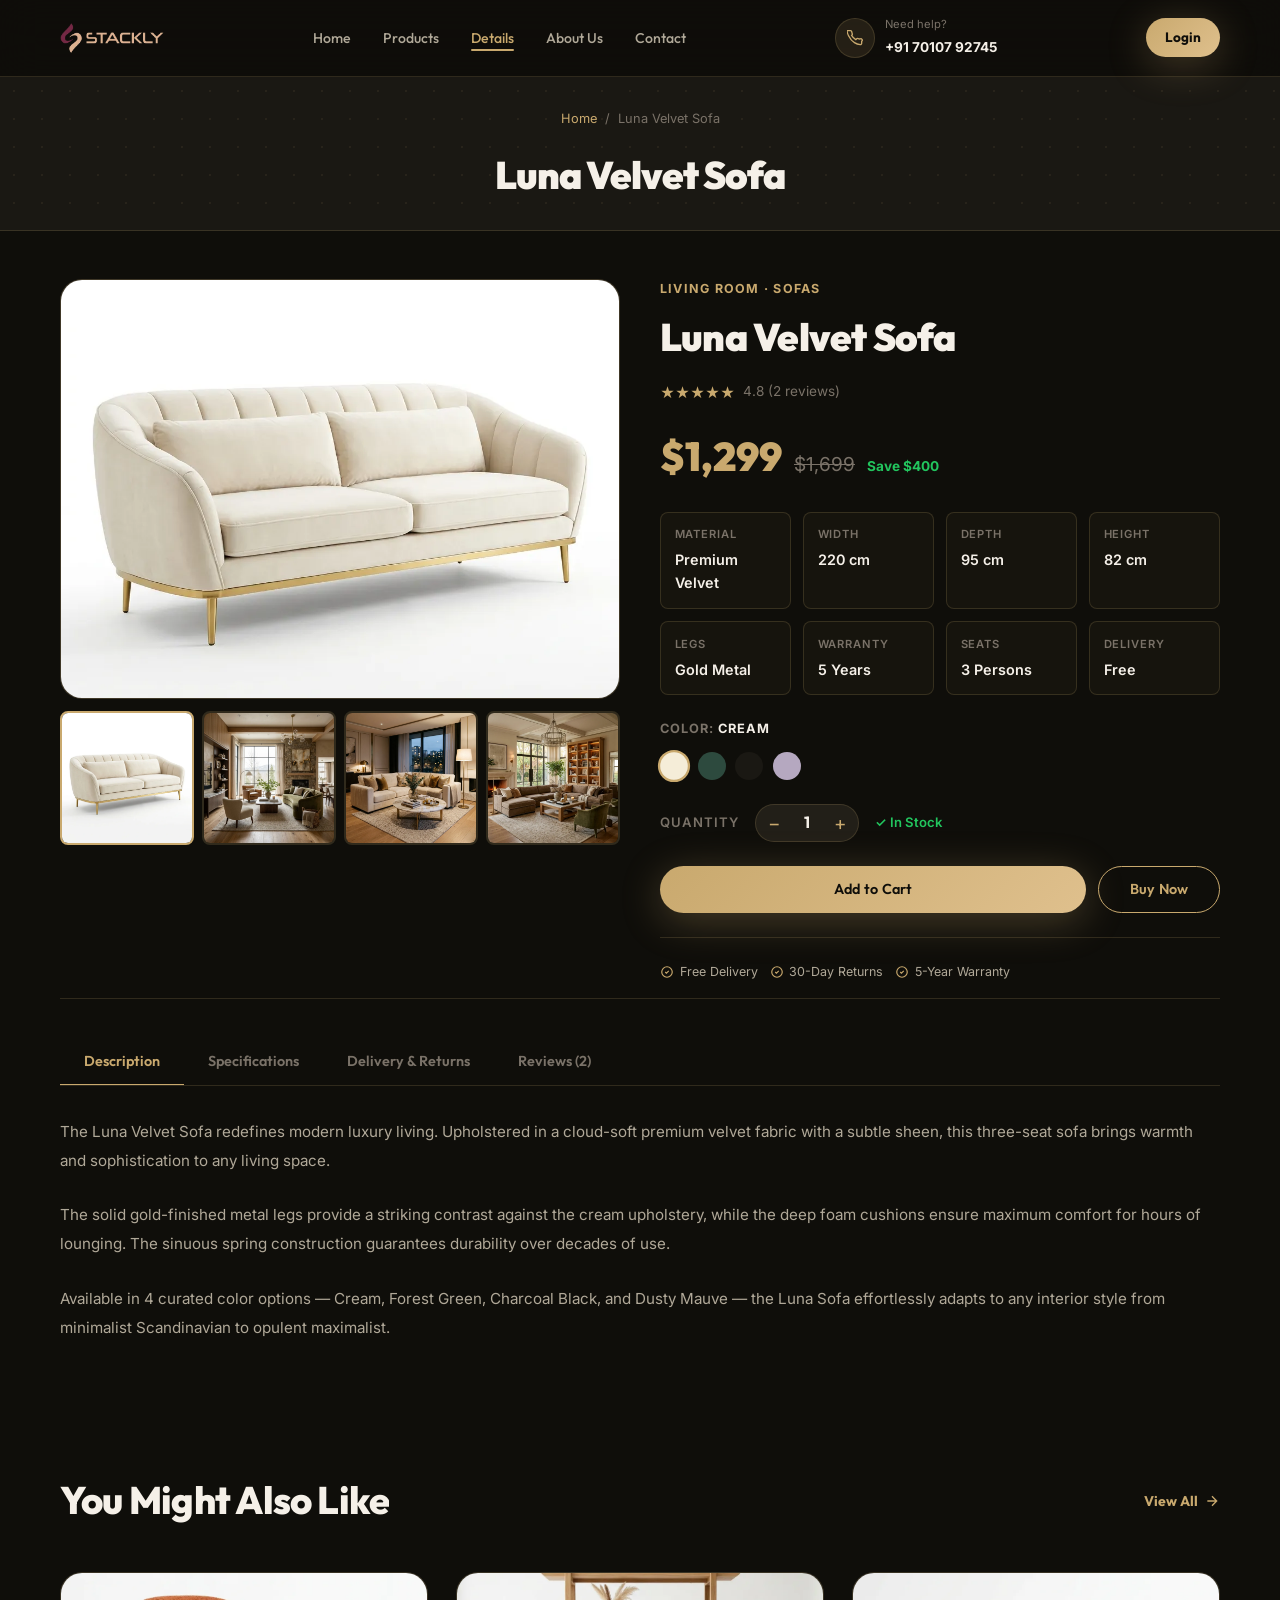
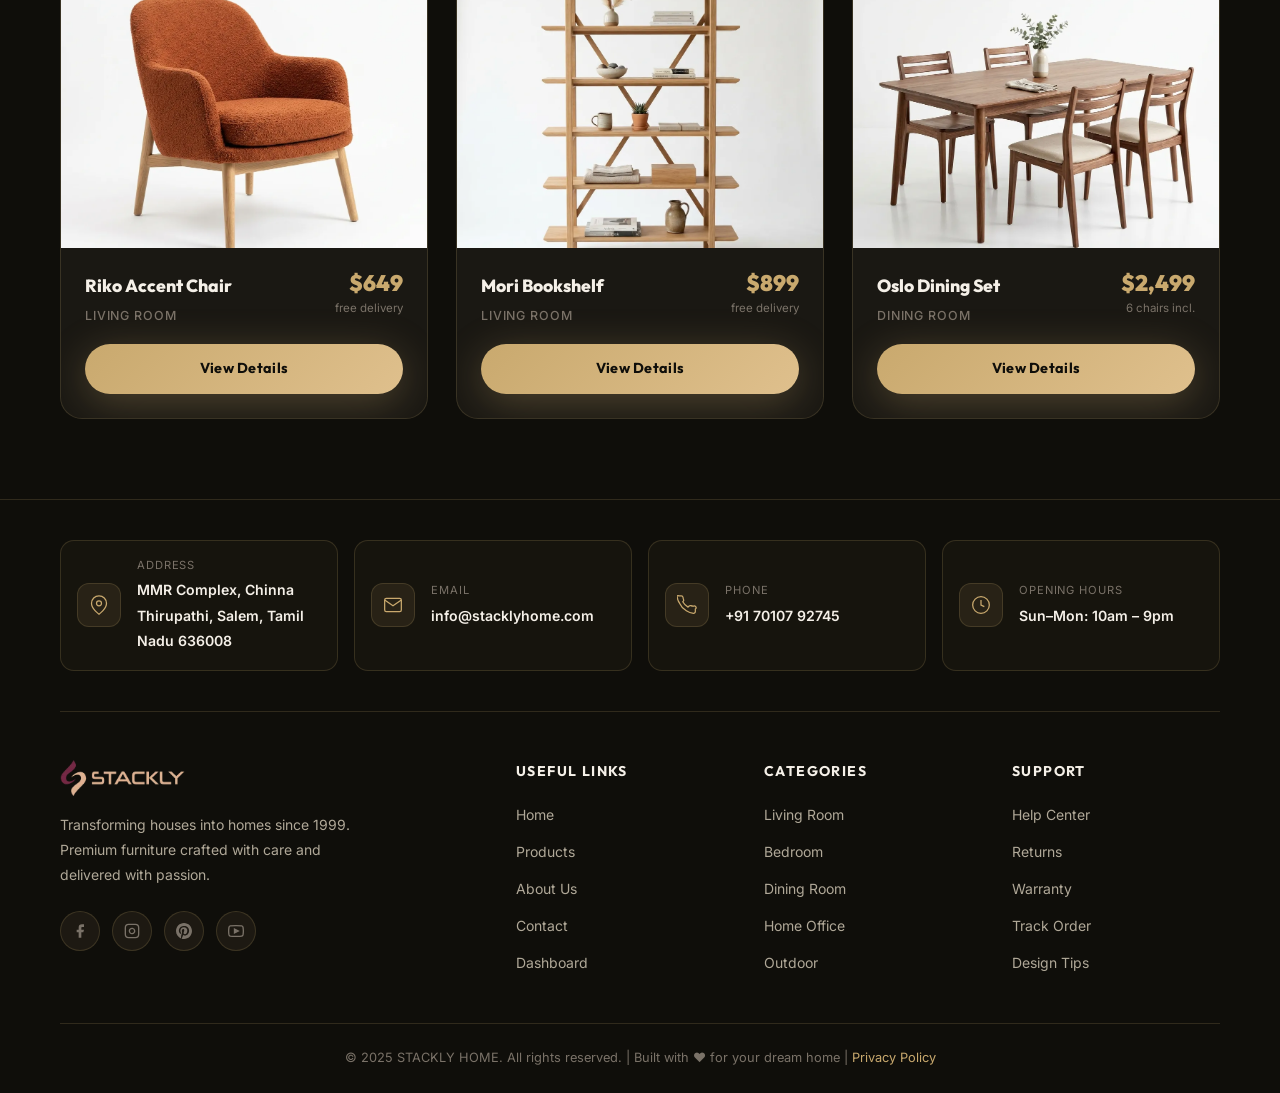
<file: details.html>
<!DOCTYPE html>
<html lang="en">

<head>
  <meta charset="UTF-8" />
  <meta name="viewport" content="width=device-width, initial-scale=1.0" />
  <meta name="description"
    content="Luna Velvet Sofa — premium cream velvet upholstery, gold legs, 220cm wide. View details, images, specs, and add to cart at STACKLY HOME." />
  <title>Luna Velvet Sofa — STACKLY HOME</title>
  <link rel="stylesheet" href="css/style.css" />
  <link rel="icon"
    href="data:image/svg+xml,<svg xmlns='http://www.w3.org/2000/svg' viewBox='0 0 32 32'><rect width='32' height='32' rx='8' fill='%23C9A96E'/><text y='22' x='4' font-size='20'>🪑</text></svg>" />
</head>

<body>

  <div id="page-loader">
    <div class="loader-logo"><img src="images/logo-stackly.webp" alt="STACKLY HOME" style="height:40px;width:auto;" />
    </div>
    <div class="loader-bar"></div>
    <span class="loader-text">Loading Details</span>
  </div>

  <nav class="navbar" role="navigation" aria-label="Main navigation">
    <div class="nav-inner container">
      <a href="index.html" class="nav-logo"><img src="images/logo-stackly.webp" alt="STACKLY HOME"
          style="height:30px;width:auto;" /></a>
      <ul class="nav-menu" role="list">
        <li><a href="index.html">Home</a></li>
        <li><a href="products.html">Products</a></li>
        <li><a href="details.html" class="active">Details</a></li>
        <li><a href="about.html">About Us</a></li>
        <li><a href="contact.html">Contact</a></li>
      </ul>
      <div class="nav-phone">
        <div class="nav-phone-icon"><svg viewBox="0 0 24 24" aria-hidden="true">
            <path
              d="M22 16.92v3a2 2 0 01-2.18 2 19.79 19.79 0 01-8.63-3.07A19.5 19.5 0 013.07 9.81a19.79 19.79 0 01-3.07-8.67A2 2 0 012.18 1h3a2 2 0 012 1.72c.127.96.361 1.903.7 2.81a2 2 0 01-.45 2.11L6.91 8.15a16 16 0 006.36 6.36l1.27-1.27a2 2 0 012.11-.45c.907.339 1.85.573 2.81.7A2 2 0 0122 16.92z" />
          </svg></div>
        <div class="nav-phone-text"><span>Need help?</span><strong><a href="tel:+917010792745"
              style="color:inherit;text-decoration:none;">+91 70107 92745</a></strong></div>
      </div>
      <div class="nav-login-btn-wrap"><a href="login.html" class="nav-login-btn" id="nav-login-link">Login</a></div>
      <button class="nav-toggle" aria-label="Toggle mobile menu"
        aria-expanded="false"><span></span><span></span><span></span></button>
    </div>
  </nav>

  <div class="mobile-menu" role="dialog" aria-modal="true">
    <div class="mobile-menu-inner">
      <div class="mobile-menu-header">
        <a href="index.html" class="nav-logo"><img src="images/logo-stackly.webp" alt="STACKLY HOME"
            style="height:28px;width:auto;" /></a>
        <button class="mobile-menu-close">&times;</button>
      </div>
      <ul class="mobile-nav-links">
        <li><a href="index.html">Home</a></li>
        <li><a href="products.html">Products</a></li>
        <li><a href="details.html" class="active">Details</a></li>
        <li><a href="about.html">About Us</a></li>
        <li><a href="contact.html">Contact</a></li>
      </ul>
      <div class="mobile-login-wrap" style="margin:1rem 0;"></div>
    </div>
  </div>

  <main>
    <!-- BREADCRUMB MINI HERO -->
    <section class="page-hero-mini" style="padding:2rem 1.25rem 1.5rem;" aria-label="Product breadcrumb">
      <div class="breadcrumb"><a href="index.html">Home</a> <span>/</span> <span>Luna Velvet Sofa</span></div>
      <h1 style="font-size:clamp(1.5rem,3vw,2.5rem)">Luna Velvet Sofa</h1>
    </section>

    <!-- DETAILS SECTION -->
    <section class="details-section" aria-label="Product details">
      <div class="container">
        <div class="details-grid">

          <!-- GALLERY -->
          <div class="gallery-wrap" data-anim="fade-right">
            <div class="gallery-main">
              <img id="main-img-el" src="images/product_sofa.webp" alt="Luna Velvet Sofa — main view" loading="eager" />
            </div>
            <div class="gallery-thumbs" role="list" aria-label="Product images">
              <div class="thumb active" role="listitem" tabindex="0" aria-label="View image 1">
                <img src="images/product_sofa.webp" alt="Luna Velvet Sofa front view" />
              </div>
              <div class="thumb" role="listitem" tabindex="0" aria-label="View image 2">
                <img src="images/feature_interior.webp" alt="Luna Velvet Sofa in living room" />
              </div>
              <div class="thumb" role="listitem" tabindex="0" aria-label="View image 3">
                <img src="images/hero_living_room.webp" alt="Luna Velvet Sofa lifestyle" />
              </div>
              <div class="thumb" role="listitem" tabindex="0" aria-label="View image 4">
                <img src="images/offer_room.webp" alt="Luna Velvet Sofa in set" />
              </div>
            </div>
          </div>

          <!-- PRODUCT INFO -->
          <div class="details-info" data-anim="fade-left">
            <div class="details-category">Living Room · Sofas</div>
            <h1>Luna Velvet Sofa</h1>
            <div class="details-rating">
              <span class="stars" aria-label="4.8 out of 5 stars">★★★★★</span>
              <span>4.8 (2 reviews)</span>
            </div>
            <div class="details-price-row">
              <span class="details-price">$1,299</span>
              <span class="details-price-old">$1,699</span>
              <span class="details-save">Save $400</span>
            </div>

            <!-- Specs -->
            <div class="details-specs">
              <div class="detail-spec">
                <span class="detail-spec-label">Material</span>
                <span class="detail-spec-value">Premium Velvet</span>
              </div>
              <div class="detail-spec">
                <span class="detail-spec-label">Width</span>
                <span class="detail-spec-value">220 cm</span>
              </div>
              <div class="detail-spec">
                <span class="detail-spec-label">Depth</span>
                <span class="detail-spec-value">95 cm</span>
              </div>
              <div class="detail-spec">
                <span class="detail-spec-label">Height</span>
                <span class="detail-spec-value">82 cm</span>
              </div>
              <div class="detail-spec">
                <span class="detail-spec-label">Legs</span>
                <span class="detail-spec-value">Gold Metal</span>
              </div>
              <div class="detail-spec">
                <span class="detail-spec-label">Warranty</span>
                <span class="detail-spec-value">5 Years</span>
              </div>
              <div class="detail-spec">
                <span class="detail-spec-label">Seats</span>
                <span class="detail-spec-value">3 Persons</span>
              </div>
              <div class="detail-spec">
                <span class="detail-spec-label">Delivery</span>
                <span class="detail-spec-value">Free</span>
              </div>
            </div>

            <!-- Colors -->
            <div class="color-options">
              <div class="color-options-label">Color: <strong style="color:var(--text-primary)">Cream</strong></div>
              <div class="color-dots" role="radiogroup" aria-label="Select color">
                <div class="color-dot active" style="background:#F5EDD8;" title="Cream" role="radio" aria-checked="true"
                  tabindex="0"></div>
                <div class="color-dot" style="background:#2D4A3E;" title="Forest Green" role="radio"
                  aria-checked="false" tabindex="0"></div>
                <div class="color-dot" style="background:#1A1813;" title="Charcoal Black" role="radio"
                  aria-checked="false" tabindex="0"></div>
                <div class="color-dot" style="background:#B5A8C0;" title="Dusty Mauve" role="radio" aria-checked="false"
                  tabindex="0"></div>
              </div>
            </div>

            <!-- Quantity -->
            <div class="qty-row">
              <span
                style="font-size:0.82rem;color:var(--gray-500);font-weight:600;text-transform:uppercase;letter-spacing:0.08em;">Quantity</span>
              <div class="qty-ctrl" aria-label="Quantity selector">
                <button class="qty-btn qty-minus" aria-label="Decrease quantity">−</button>
                <span class="qty-val" aria-live="polite">1</span>
                <button class="qty-btn qty-plus" aria-label="Increase quantity">+</button>
              </div>
              <span style="font-size:0.82rem;color:#22c55e;font-weight:600;">✓ In Stock</span>
            </div>

            <!-- CTA Buttons -->
            <div class="add-to-cart-row">
              <button class="btn btn-gold" style="flex:1;" id="add-to-cart-btn">Add to Cart</button>
              <button class="btn btn-outline-gold" id="buy-now-btn">Buy Now</button>
            </div>

            <!-- Small trust badges -->
            <div
              style="display:flex;flex-wrap:wrap;gap:0.75rem;margin-top:1.5rem;padding-top:1.5rem;border-top:1px solid var(--border);">
              <span style="display:flex;align-items:center;gap:0.35rem;font-size:0.78rem;color:var(--text-secondary);">
                <svg viewBox="0 0 24 24" width="14" height="14" stroke="var(--primary)" fill="none" stroke-width="2">
                  <path d="M9 12l2 2 4-4" />
                  <path d="M21 12c0 4.97-4.03 9-9 9S3 16.97 3 12 7.03 3 12 3s9 4.03 9 9z" />
                </svg>
                Free Delivery
              </span>
              <span style="display:flex;align-items:center;gap:0.35rem;font-size:0.78rem;color:var(--text-secondary);">
                <svg viewBox="0 0 24 24" width="14" height="14" stroke="var(--primary)" fill="none" stroke-width="2">
                  <path d="M9 12l2 2 4-4" />
                  <path d="M21 12c0 4.97-4.03 9-9 9S3 16.97 3 12 7.03 3 12 3s9 4.03 9 9z" />
                </svg>
                30-Day Returns
              </span>
              <span style="display:flex;align-items:center;gap:0.35rem;font-size:0.78rem;color:var(--text-secondary);">
                <svg viewBox="0 0 24 24" width="14" height="14" stroke="var(--primary)" fill="none" stroke-width="2">
                  <path d="M9 12l2 2 4-4" />
                  <path d="M21 12c0 4.97-4.03 9-9 9S3 16.97 3 12 7.03 3 12 3s9 4.03 9 9z" />
                </svg>
                5-Year Warranty
              </span>
            </div>
          </div>
        </div>

        <!-- PRODUCT TABS -->
        <div class="details-tabs" data-anim="fade-up">
          <div class="tab-buttons" role="tablist">
            <button class="tab-btn active" data-tab="tab-desc" role="tab" aria-selected="true">Description</button>
            <button class="tab-btn" data-tab="tab-specs" role="tab" aria-selected="false">Specifications</button>
            <button class="tab-btn" data-tab="tab-delivery" role="tab" aria-selected="false">Delivery &amp;
              Returns</button>
            <button class="tab-btn" data-tab="tab-reviews" role="tab" aria-selected="false">Reviews (2)</button>
          </div>

          <div id="tab-desc" class="tab-panel active" role="tabpanel">
            <p>The Luna Velvet Sofa redefines modern luxury living. Upholstered in a cloud-soft premium velvet fabric
              with a subtle sheen, this three-seat sofa brings warmth and sophistication to any living space.</p>
            <br />
            <p>The solid gold-finished metal legs provide a striking contrast against the cream upholstery, while the
              deep foam cushions ensure maximum comfort for hours of lounging. The sinuous spring construction
              guarantees durability over decades of use.</p>
            <br />
            <p>Available in 4 curated color options — Cream, Forest Green, Charcoal Black, and Dusty Mauve — the Luna
              Sofa effortlessly adapts to any interior style from minimalist Scandinavian to opulent maximalist.</p>
          </div>

          <div id="tab-specs" class="tab-panel" role="tabpanel">
            <div class="details-specs" style="margin:0;">
              <div class="detail-spec"><span class="detail-spec-label">Overall Width</span><span
                  class="detail-spec-value">220 cm</span></div>
              <div class="detail-spec"><span class="detail-spec-label">Depth</span><span class="detail-spec-value">95
                  cm</span></div>
              <div class="detail-spec"><span class="detail-spec-label">Height</span><span class="detail-spec-value">82
                  cm</span></div>
              <div class="detail-spec"><span class="detail-spec-label">Seat Height</span><span
                  class="detail-spec-value">44 cm</span></div>
              <div class="detail-spec"><span class="detail-spec-label">Weight</span><span class="detail-spec-value">68
                  kg</span></div>
              <div class="detail-spec"><span class="detail-spec-label">Frame</span><span class="detail-spec-value">Solid
                  Beech</span></div>
              <div class="detail-spec"><span class="detail-spec-label">Fill</span><span
                  class="detail-spec-value">High-density foam</span></div>
              <div class="detail-spec"><span class="detail-spec-label">Legs</span><span
                  class="detail-spec-value">Gold-plated metal</span></div>
            </div>
          </div>

          <div id="tab-delivery" class="tab-panel" role="tabpanel">
            <p><strong style="color:var(--text-primary)">Free delivery</strong> is included on all orders over $500.
              Standard delivery takes 7–14 business days. Express delivery (3–5 days) is available for $49 in select
              cities.</p>
            <br />
            <p>Our white-glove team will deliver, unpack, and assemble your furniture, placing it exactly where you want
              it. They'll also remove all packaging materials.</p>
            <br />
            <p><strong style="color:var(--text-primary)">30-Day Returns:</strong> Not satisfied? We'll pick up and
              refund within 30 days of delivery — no questions asked, no return shipping fees.</p>
          </div>

          <div id="tab-reviews" class="tab-panel" role="tabpanel">
            <div class="testimonials-grid" style="margin-top:1rem;">
              <div class="testimonial-card">
                <div class="review-stars">★★★★★</div>
                <p class="testimonial-text">"This sofa is an absolute showstopper. The cream velvet is even more
                  beautiful in person. Delivery was seamless and assembly took 20 minutes."</p>
                <div class="testimonial-author">
                  <div class="author-avatar">AP</div>
                  <div class="author-info"><strong>Anika Patel</strong><span>Verified Buyer</span></div>
                </div>
              </div>
              <div class="testimonial-card">
                <div class="review-stars">★★★★★</div>
                <p class="testimonial-text">"Perfect quality! After 6 months of daily use, it still looks brand new. The
                  cushions are incredibly comfortable and haven't flattened at all."</p>
                <div class="testimonial-author">
                  <div class="author-avatar">MR</div>
                  <div class="author-info"><strong>Marcus Rowe</strong><span>Verified Buyer</span></div>
                </div>
              </div>
            </div>
          </div>
        </div>
      </div>
    </section>

    <!-- RELATED PRODUCTS -->
    <section class="fleet-section" aria-label="Related products" style="padding-top:3rem;">
      <div class="container">
        <div class="section-header">
          <h2>You Might Also Like</h2>
          <a href="products.html" class="view-all-link">View All <svg viewBox="0 0 24 24" fill="none"
              stroke="currentColor" stroke-width="2">
              <path d="M5 12h14M12 5l7 7-7 7" />
            </svg></a>
        </div>
        <div class="cars-grid">
          <article class="car-card" data-anim="fade-up" data-delay="100" data-type="living" data-price="649">
            <div class="car-card-img"><img src="images/product_armchair.webp" alt="Riko Accent Chair" loading="lazy" />
            </div>
            <div class="car-card-body">
              <div class="car-card-header">
                <div class="car-name">
                  <h3>Riko Accent Chair</h3><span>Living Room</span>
                </div>
                <div class="car-price"><span class="price">$649</span><span class="per">free delivery</span></div>
              </div>
              <a href="details.html?item=riko-accent-chair" class="btn btn-card">View Details</a>
            </div>
          </article>
          <article class="car-card" data-anim="fade-up" data-delay="200" data-type="living" data-price="899">
            <div class="car-card-img"><img src="images/product_bookshelf.webp" alt="Mori Bookshelf" loading="lazy" />
            </div>
            <div class="car-card-body">
              <div class="car-card-header">
                <div class="car-name">
                  <h3>Mori Bookshelf</h3><span>Living Room</span>
                </div>
                <div class="car-price"><span class="price">$899</span><span class="per">free delivery</span></div>
              </div>
              <a href="details.html?item=mori-bookshelf" class="btn btn-card">View Details</a>
            </div>
          </article>
          <article class="car-card" data-anim="fade-up" data-delay="300" data-type="dining" data-price="2499">
            <div class="car-card-img"><img src="images/product_dining.webp" alt="Oslo Dining Set" loading="lazy" />
            </div>
            <div class="car-card-body">
              <div class="car-card-header">
                <div class="car-name">
                  <h3>Oslo Dining Set</h3><span>Dining Room</span>
                </div>
                <div class="car-price"><span class="price">$2,499</span><span class="per">6 chairs incl.</span></div>
              </div>
              <a href="details.html?item=oslo-dining-set" class="btn btn-card">View Details</a>
            </div>
          </article>
        </div>
      </div>
    </section>
  </main>

  <footer class="footer" role="contentinfo">
    <div class="container">
      <!-- Contact strip -->
      <div class="footer-contacts">
        <div class="footer-contact-item" data-anim="fade-up" data-delay="100">
          <div class="footer-contact-icon">
            <svg viewBox="0 0 24 24">
              <path d="M21 10c0 7-9 13-9 13s-9-6-9-13a9 9 0 0118 0z" />
              <circle cx="12" cy="10" r="3" />
            </svg>
          </div>
          <div><small>Address</small><strong>MMR Complex, Chinna Thirupathi, Salem, Tamil Nadu 636008</strong></div>
        </div>
        <div class="footer-contact-item" data-anim="fade-up" data-delay="200">
          <div class="footer-contact-icon">
            <svg viewBox="0 0 24 24">
              <path d="M4 4h16c1.1 0 2 .9 2 2v12c0 1.1-.9 2-2 2H4c-1.1 0-2-.9-2-2V6c0-1.1.9-2 2-2z" />
              <polyline points="22,6 12,13 2,6" />
            </svg>
          </div>
          <div><small>Email</small><strong><a href="mailto:info@stacklyhome.com"
                style="color:inherit;text-decoration:none;">info@stacklyhome.com</a></strong></div>
        </div>
        <div class="footer-contact-item" data-anim="fade-up" data-delay="300">
          <div class="footer-contact-icon">
            <svg viewBox="0 0 24 24">
              <path
                d="M22 16.92v3a2 2 0 01-2.18 2 19.79 19.79 0 01-8.63-3.07A19.5 19.5 0 013.07 9.81a19.79 19.79 0 01-3.07-8.67A2 2 0 012.18 1h3a2 2 0 012 1.72c.127.96.361 1.903.7 2.81a2 2 0 01-.45 2.11L6.91 8.15a16 16 0 006.36 6.36l1.27-1.27a2 2 0 012.11-.45c.907.339 1.85.573 2.81.7A2 2 0 0122 16.92z" />
            </svg>
          </div>
          <div><small>Phone</small><strong><a href="tel:+917010792745" style="color:inherit;text-decoration:none;">+91
                70107 92745</a></strong></div>
        </div>
        <div class="footer-contact-item" data-anim="fade-up" data-delay="400">
          <div class="footer-contact-icon">
            <svg viewBox="0 0 24 24">
              <circle cx="12" cy="12" r="10" />
              <polyline points="12 6 12 12 16 14" />
            </svg>
          </div>
          <div><small>Opening hours</small><strong>Sun–Mon: 10am – 9pm</strong></div>
        </div>
      </div>

      <!-- Footer columns -->
      <div class="footer-cols">
        <div class="footer-col footer-col-brand" data-anim="fade-up">
          <a href="index.html" class="footer-logo">
            <img src="images/logo-stackly.webp" alt="STACKLY HOME Logo"
              style="height:36px;width:auto;margin-bottom:0.5rem;" />
          </a>
          <p class="footer-tagline">Transforming houses into homes since 1999. Premium furniture crafted with care and
            delivered with passion.</p>
          <div class="social-links" aria-label="Social media links">
            <a href="404.html" class="social-link" aria-label="Facebook">
              <svg viewBox="0 0 24 24" fill="currentColor">
                <path d="M18 2h-3a5 5 0 00-5 5v3H7v4h3v8h4v-8h3l1-4h-4V7a1 1 0 011-1h3z" />
              </svg>
            </a>
            <a href="404.html" class="social-link" aria-label="Instagram">
              <svg viewBox="0 0 24 24" fill="none" stroke="currentColor" stroke-width="2">
                <rect x="2" y="2" width="20" height="20" rx="5" />
                <path d="M16 11.37A4 4 0 1112.63 8 4 4 0 0116 11.37z" />
                <line x1="17.5" y1="6.5" x2="17.51" y2="6.5" />
              </svg>
            </a>
            <a href="404.html" class="social-link" aria-label="Pinterest">
              <svg viewBox="0 0 24 24" fill="currentColor">
                <path
                  d="M12 0C5.373 0 0 5.373 0 12c0 5.084 3.163 9.426 7.627 11.174-.105-.949-.2-2.405.042-3.441.218-.937 1.407-5.965 1.407-5.965s-.359-.719-.359-1.782c0-1.668.967-2.914 2.171-2.914 1.023 0 1.518.769 1.518 1.69 0 1.029-.655 2.568-.994 3.995-.283 1.194.599 2.169 1.777 2.169 2.133 0 3.772-2.249 3.772-5.495 0-2.873-2.064-4.882-5.012-4.882-3.414 0-5.418 2.561-5.418 5.207 0 1.031.397 2.138.893 2.738a.36.36 0 01.083.345l-.333 1.36c-.053.22-.174.267-.402.161-1.499-.698-2.436-2.889-2.436-4.649 0-3.785 2.75-7.262 7.929-7.262 4.163 0 7.398 2.967 7.398 6.931 0 4.136-2.607 7.464-6.227 7.464-1.216 0-2.359-.632-2.75-1.378l-.748 2.853c-.271 1.043-1.002 2.35-1.492 3.146C9.57 23.812 10.763 24 12 24c6.627 0 12-5.373 12-12S18.627 0 12 0z" />
              </svg>
            </a>
            <a href="404.html" class="social-link" aria-label="YouTube">
              <svg viewBox="0 0 24 24" fill="none" stroke="currentColor" stroke-width="2">
                <path
                  d="M22.54 6.42a2.78 2.78 0 00-1.95-1.96C18.88 4 12 4 12 4s-6.88 0-8.59.46A2.78 2.78 0 001.46 6.42 29 29 0 001 12a29 29 0 00.46 5.58A2.78 2.78 0 003.41 19.6C5.12 20 12 20 12 20s6.88 0 8.59-.46a2.78 2.78 0 001.95-1.95A29 29 0 0023 12a29 29 0 00-.46-5.58z" />
                <polygon points="9.75 15.02 15.5 12 9.75 8.98 9.75 15.02" fill="currentColor" />
              </svg>
            </a>
          </div>
        </div>

        <div class="footer-col" data-anim="fade-up" data-delay="100">
          <h4>Useful Links</h4>
          <ul>
            <li><a href="index.html">Home</a></li>
            <li><a href="products.html">Products</a></li>
            <li><a href="about.html">About Us</a></li>
            <li><a href="contact.html">Contact</a></li>
            <li><a href="dashboard.html">Dashboard</a></li>
          </ul>
        </div>

        <div class="footer-col" data-anim="fade-up" data-delay="200">
          <h4>Categories</h4>
          <ul>
            <li><a href="products.html">Living Room</a></li>
            <li><a href="products.html">Bedroom</a></li>
            <li><a href="products.html">Dining Room</a></li>
            <li><a href="products.html">Home Office</a></li>
            <li><a href="products.html">Outdoor</a></li>
          </ul>
        </div>

        <div class="footer-col" data-anim="fade-up" data-delay="300">
          <h4>Support</h4>
          <ul>
            <li><a href="contact.html">Help Center</a></li>
            <li><a href="contact.html">Returns</a></li>
            <li><a href="contact.html">Warranty</a></li>
            <li><a href="contact.html">Track Order</a></li>
            <li><a href="contact.html">Design Tips</a></li>
          </ul>
        </div>
      </div>

      <div class="footer-bottom">
        <p>&copy; 2025 STACKLY HOME. All rights reserved. | Built with ❤️ for your dream home | <a
            href="404.html">Privacy Policy</a></p>
      </div>
    </div>
  </footer>

  <script src="js/auth.js"></script>
  <script src="js/main.js"></script>
  <script>
    document.getElementById('buy-now-btn')?.addEventListener('click', () => {
      window.location.href = '404.html';
    });
    document.getElementById('add-to-cart-btn')?.addEventListener('click', () => {
      window.location.href = '404.html';
    });
  </script>
</body>

</html>
</file>
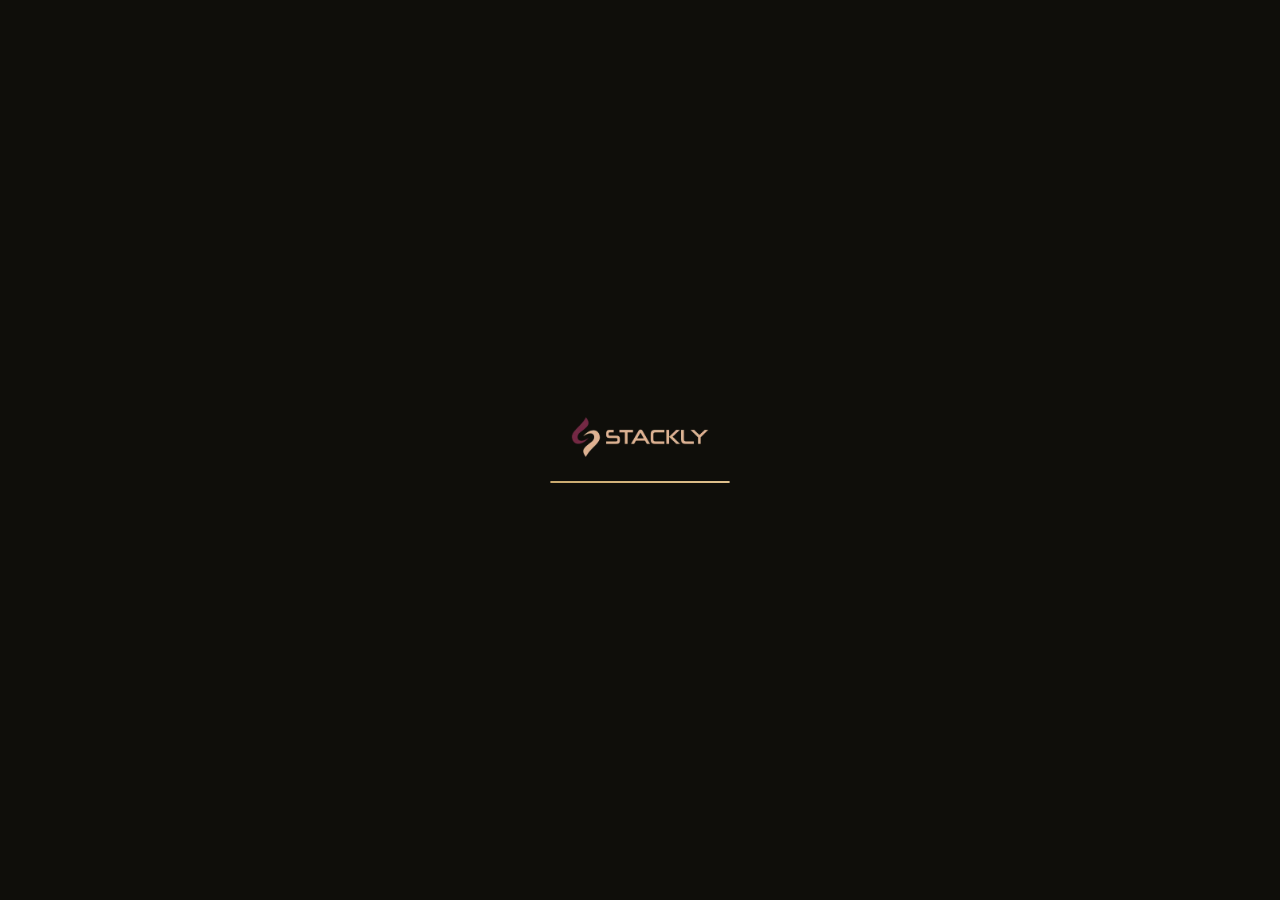
<file: login.html>
<!DOCTYPE html>
<html lang="en">

<head>
  <meta charset="UTF-8" />
  <meta name="viewport" content="width=device-width, initial-scale=1.0" />
  <meta name="description"
    content="Login to your STACKLY HOME account to track orders, save favorites, and access exclusive member benefits." />
  <title>Login — STACKLY HOME</title>
  <link rel="stylesheet" href="css/style.css" />
  <link rel="icon"
    href="data:image/svg+xml,<svg xmlns='http://www.w3.org/2000/svg' viewBox='0 0 32 32'><rect width='32' height='32' rx='8' fill='%23C9A96E'/><text y='22' x='4' font-size='20'>🪑</text></svg>" />
</head>

<body>

  <div id="page-loader">
    <div class="loader-logo"><img src="images/logo-stackly.webp" alt="STACKLY HOME" style="height:40px;width:auto;" />
    </div>
    <div class="loader-bar"></div>
  </div>

  <main class="auth-page" aria-label="Login page">
    <div class="auth-card" data-anim="fade-up">
      <div style="margin-bottom:1rem;">
        <a href="javascript:history.back()"
          style="font-size:0.85rem;font-weight:600;color:var(--gray-500);display:inline-flex;align-items:center;gap:0.25rem;">
          <svg viewBox="0 0 24 24" width="16" height="16" fill="none" stroke="currentColor" stroke-width="2">
            <path d="M19 12H5M12 19l-7-7 7-7" />
          </svg> Go Back
        </a>
      </div>
      <div class="auth-logo">
        <a href="index.html"><img src="images/logo-stackly.webp" alt="STACKLY HOME Logo"
            style="height:36px;width:auto;" /></a>
      </div>
      <h1 class="auth-title">Welcome Back</h1>
      <p class="auth-sub">Sign in to your account to access your orders and saved items.</p>

      <!-- Role Switch -->
      <div class="auth-switch-role" role="group" aria-label="Select account type">
        <button class="role-btn active" id="role-customer" onclick="switchRole('customer', this)">Customer</button>
        <button class="role-btn" id="role-admin" onclick="switchRole('admin', this)">Admin</button>
      </div>

      <form class="auth-form" id="login-form" novalidate>
        <div class="form-group">
          <label for="login-email"
            style="font-size:0.78rem;font-weight:700;color:var(--gray-500);text-transform:uppercase;letter-spacing:0.08em;margin-bottom:0.4rem;display:block;">Email
            Address</label>
          <input type="email" id="login-email" class="form-control" placeholder="your@email.com" required
            autocomplete="email" />
          <div class="error-msg" id="login-email-error"></div>
        </div>
        <div class="form-group">
          <label for="login-password"
            style="font-size:0.78rem;font-weight:700;color:var(--gray-500);text-transform:uppercase;letter-spacing:0.08em;margin-bottom:0.4rem;display:block;">Password</label>
          <div style="position:relative;">
            <input type="password" id="login-password" class="form-control" style="padding-right: 40px;" placeholder="Your password" required
            autocomplete="current-password" />
            <button type="button" class="password-toggle-btn" onclick="togglePassword('login-password', this)" aria-label="Toggle password visibility">
              <svg viewBox="0 0 24 24" width="18" height="18" stroke="currentColor" stroke-width="2" fill="none"><path d="M1 12s4-8 11-8 11 8 11 8-4 8-11 8-11-8-11-8z"></path><circle cx="12" cy="12" r="3"></circle></svg>
            </button>
          </div>
          <div class="error-msg" id="login-password-error"></div>
        </div>
        <div style="display:flex;justify-content:flex-end;margin-top:-0.25rem;">
          <a href="404.html" style="font-size:0.82rem;color:var(--primary);">Forgot password?</a>
        </div>
        <button type="submit" class="btn btn-gold" style="width:100%;font-size:1rem;padding:1rem;margin-top:0.5rem;"
          id="login-submit-btn">Sign In</button>
        <div class="auth-or">or</div>
        <a href="404.html" class="btn btn-outline-gold" style="width:100%;font-size:0.9rem;" id="login-google-btn">
          <svg viewBox="0 0 24 24" width="18" height="18" aria-hidden="true">
            <path fill="#EA4335"
              d="M22.56 12.25c0-.78-.07-1.53-.2-2.25H12v4.26h5.92c-.26 1.37-1.04 2.53-2.21 3.31v2.77h3.57c2.08-1.92 3.28-4.74 3.28-8.09z" />
            <path fill="#34A853"
              d="M12 23c2.97 0 5.46-.98 7.28-2.66l-3.57-2.77c-.98.66-2.23 1.06-3.71 1.06-2.86 0-5.29-1.93-6.16-4.53H2.18v2.84C3.99 20.53 7.7 23 12 23z" />
            <path fill="#FBBC05"
              d="M5.84 14.09c-.22-.66-.35-1.36-.35-2.09s.13-1.43.35-2.09V7.07H2.18C1.43 8.55 1 10.22 1 12s.43 3.45 1.18 4.93l2.85-2.22.81-.62z" />
            <path fill="#EA4335"
              d="M12 5.38c1.62 0 3.06.56 4.21 1.64l3.15-3.15C17.45 2.09 14.97 1 12 1 7.7 1 3.99 3.47 2.18 7.07l3.66 2.84c.87-2.6 3.3-4.53 6.16-4.53z" />
          </svg>
          Continue with Google
        </a>
      </form>

      <div class="auth-footer">
        Don't have an account? <a href="signup.html" id="goto-signup">Sign up for free</a>
      </div>
    </div>
  </main>

  <script src="js/auth.js"></script>
  <script src="js/main.js"></script>
  <script>

    function togglePassword(id, btn) {
      const input = document.getElementById(id);
      if (input.type === 'password') {
        input.type = 'text';
        btn.innerHTML = '<svg viewBox="0 0 24 24" width="18" height="18" stroke="currentColor" stroke-width="2" fill="none"><path d="M17.94 17.94A10.07 10.07 0 0112 20c-7 0-11-8-11-8a18.45 18.45 0 015.06-5.94M9.9 4.24A9.12 9.12 0 0112 4c7 0 11 8 11 8a18.5 18.5 0 01-2.16 3.19m-6.72-1.07a3 3 0 11-4.24-4.24"></path><line x1="1" y1="1" x2="23" y2="23"></line></svg>';
      } else {
        input.type = 'password';
        btn.innerHTML = '<svg viewBox="0 0 24 24" width="18" height="18" stroke="currentColor" stroke-width="2" fill="none"><path d="M1 12s4-8 11-8 11 8 11 8-4 8-11 8-11-8-11-8z"></path><circle cx="12" cy="12" r="3"></circle></svg>';
      }
    }

    let selectedRole = 'customer';

    function switchRole(role, btn) {
      selectedRole = role;
      document.querySelectorAll('.role-btn').forEach(b => b.classList.remove('active'));
      btn.classList.add('active');
    }

    function showInlineError(id, msg) {
      const input = document.getElementById(id);
      const errorDiv = document.getElementById(id + '-error');
      if (input) input.classList.add('is-invalid');
      if (errorDiv) { errorDiv.textContent = msg; errorDiv.style.display = 'block'; }
    }
    function clearInlineErrors() {
      document.querySelectorAll('.form-control.is-invalid').forEach(el => el.classList.remove('is-invalid'));
      document.querySelectorAll('.error-msg').forEach(el => el.style.display = 'none');
    }

    document.getElementById('login-form').addEventListener('submit', function (e) {
      e.preventDefault();
      clearInlineErrors();

      const email = document.getElementById('login-email').value.trim();
      const password = document.getElementById('login-password').value;
      const btn = document.getElementById('login-submit-btn');

      let isValid = true;
      if (!email) { showInlineError('login-email', 'Please enter your email address.'); isValid = false; }
      if (!password) { showInlineError('login-password', 'Please enter your password.'); isValid = false; }

      if (!isValid) return;

      btn.textContent = 'Signing in…';
      btn.disabled = true;

      setTimeout(() => {
        const name = email.split('@')[0].replace(/[._]/g, ' ').replace(/\b\w/g, c => c.toUpperCase());
        authLogin(name, email, selectedRole, password);
        showToast('Welcome back! Redirecting to your dashboard…', 'success');
        setTimeout(() => { window.location.href = 'dashboard.html'; }, 1500);
      }, 1000);
    });
  </script>
</body>

</html>
</file>
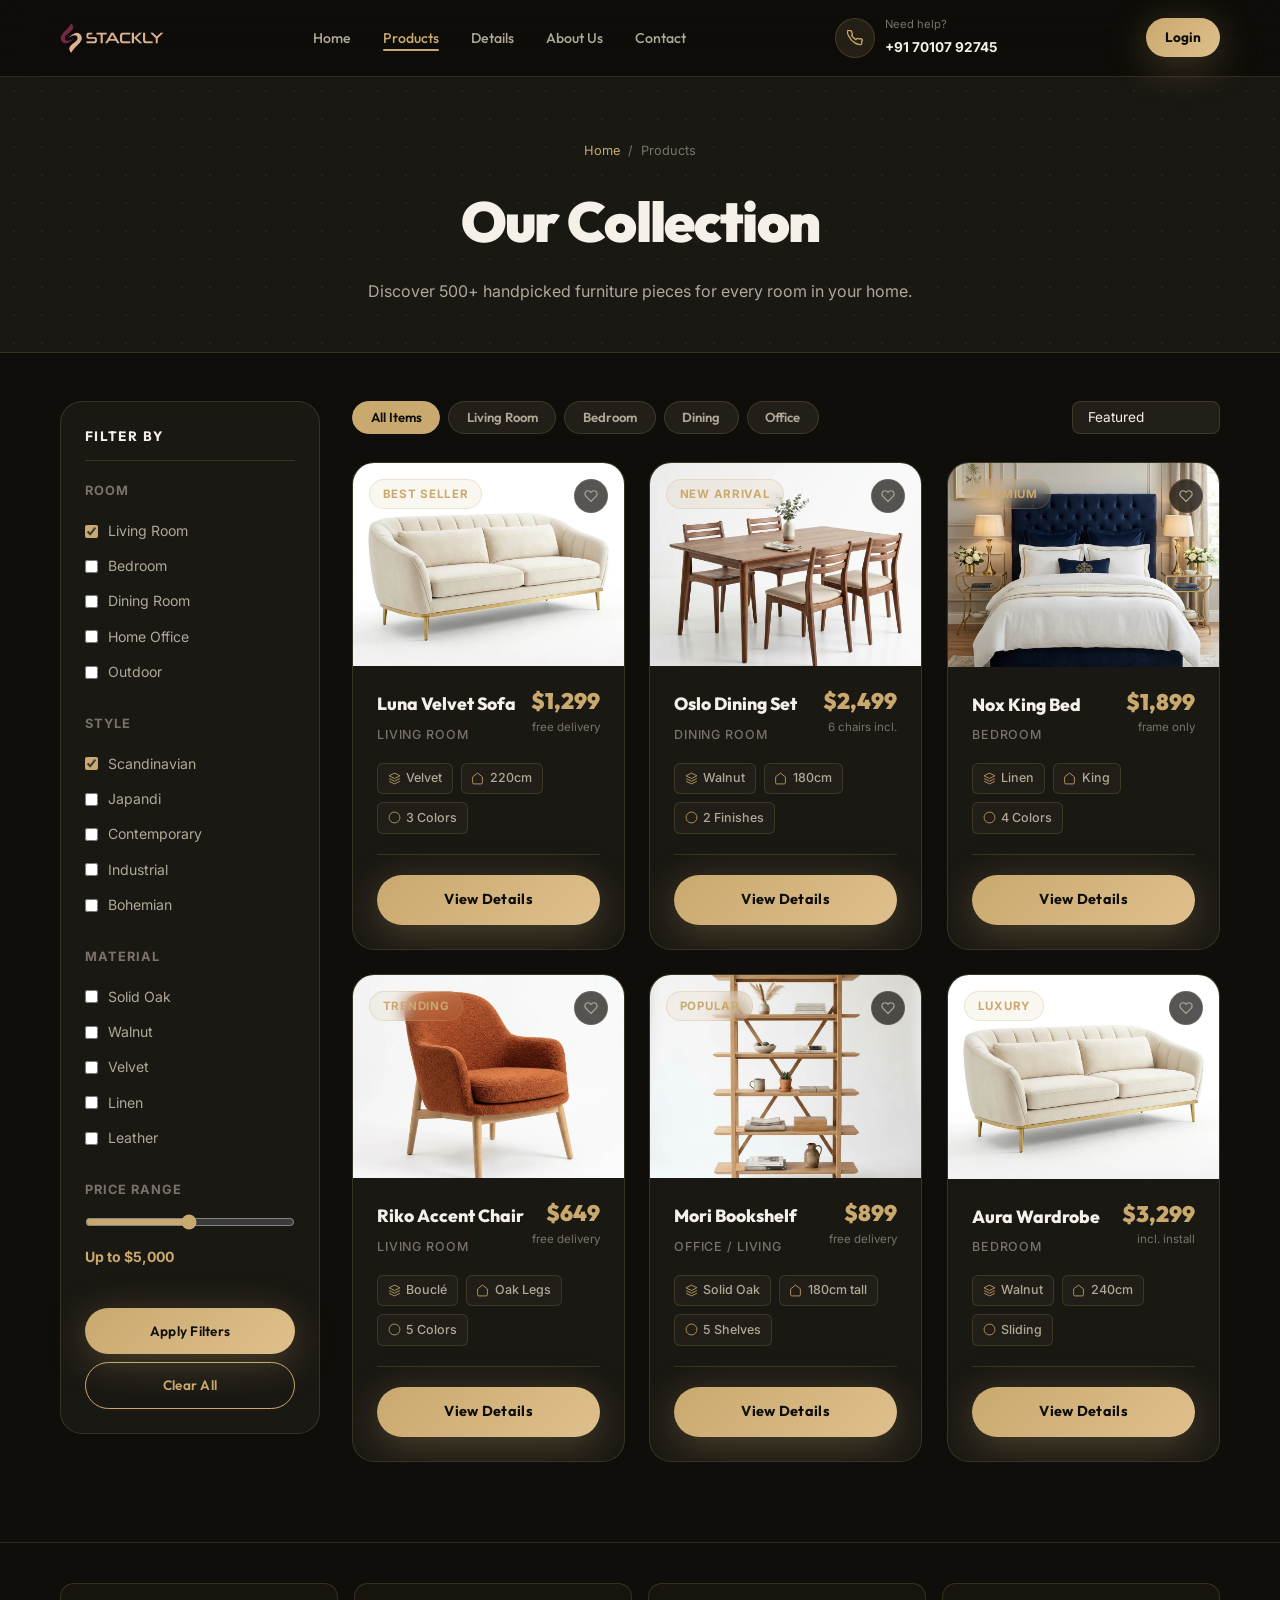
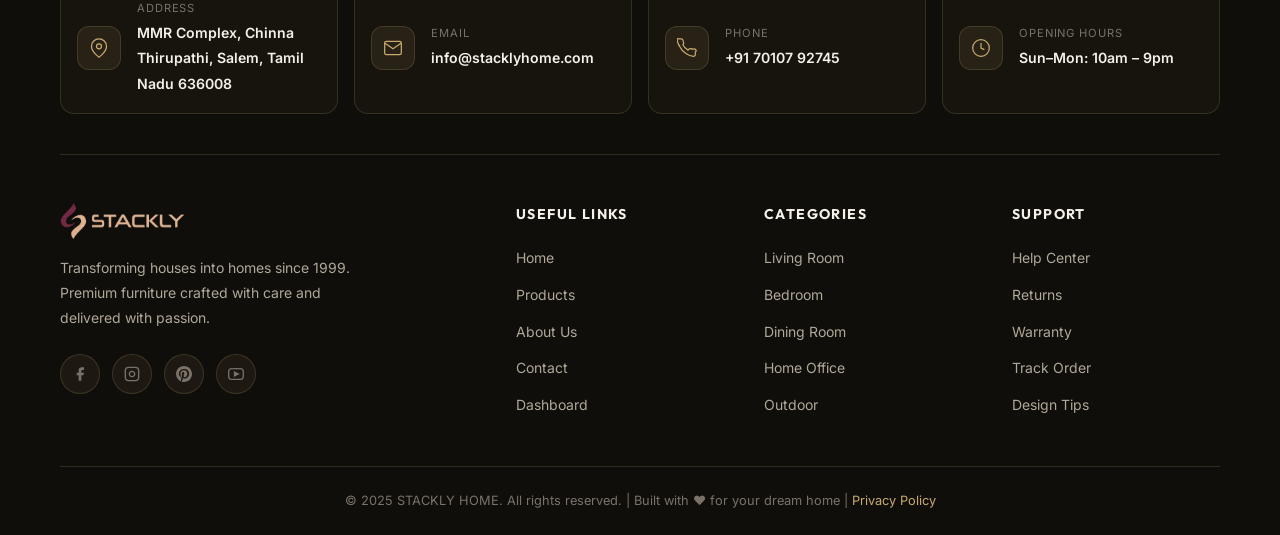
<file: products.html>
<!DOCTYPE html>
<html lang="en">

<head>
  <meta charset="UTF-8" />
  <meta name="viewport" content="width=device-width, initial-scale=1.0" />
  <meta name="description"
    content="Browse STACKLY HOME's complete furniture catalog — sofas, beds, dining tables, armchairs, shelving and more. Filter by room, style, and price." />
  <title>Products — STACKLY HOME Premium Furniture</title>
  <link rel="stylesheet" href="css/style.css" />
  <link rel="icon"
    href="data:image/svg+xml,<svg xmlns='http://www.w3.org/2000/svg' viewBox='0 0 32 32'><rect width='32' height='32' rx='8' fill='%23C9A96E'/><text y='22' x='4' font-size='20'>🪑</text></svg>" />
</head>

<body>

  <!-- PAGE LOADER -->
  <div id="page-loader">
    <div class="loader-logo"><img src="images/logo-stackly.webp" alt="STACKLY HOME" style="height:40px;width:auto;" />
    </div>
    <div class="loader-bar"></div>
    <span class="loader-text">Loading Collection</span>
  </div>

  <!-- NAVBAR -->
  <nav class="navbar" role="navigation" aria-label="Main navigation">
    <div class="nav-inner container">
      <a href="index.html" class="nav-logo"><img src="images/logo-stackly.webp" alt="STACKLY HOME"
          style="height:30px;width:auto;" /></a>
      <ul class="nav-menu" role="list">
        <li><a href="index.html">Home</a></li>
        <li><a href="products.html" class="active">Products</a></li>
        <li><a href="details.html">Details</a></li>
        <li><a href="about.html">About Us</a></li>
        <li><a href="contact.html">Contact</a></li>
      </ul>
      <div class="nav-phone">
        <div class="nav-phone-icon"><svg viewBox="0 0 24 24" aria-hidden="true">
            <path
              d="M22 16.92v3a2 2 0 01-2.18 2 19.79 19.79 0 01-8.63-3.07A19.5 19.5 0 013.07 9.81a19.79 19.79 0 01-3.07-8.67A2 2 0 012.18 1h3a2 2 0 012 1.72c.127.96.361 1.903.7 2.81a2 2 0 01-.45 2.11L6.91 8.15a16 16 0 006.36 6.36l1.27-1.27a2 2 0 012.11-.45c.907.339 1.85.573 2.81.7A2 2 0 0122 16.92z" />
          </svg></div>
        <div class="nav-phone-text"><span>Need help?</span><strong><a href="tel:+917010792745"
              style="color:inherit;text-decoration:none;">+91 70107 92745</a></strong></div>
      </div>
      <div class="nav-login-btn-wrap"><a href="login.html" class="nav-login-btn" id="nav-login-link">Login</a></div>
      <button class="nav-toggle" aria-label="Toggle mobile menu"
        aria-expanded="false"><span></span><span></span><span></span></button>
    </div>
  </nav>

  <!-- Mobile Menu -->
  <div class="mobile-menu" role="dialog" aria-modal="true">
    <div class="mobile-menu-inner">
      <div class="mobile-menu-header">
        <a href="index.html" class="nav-logo"><img src="images/logo-stackly.webp" alt="STACKLY HOME"
            style="height:28px;width:auto;" /></a>
        <button class="mobile-menu-close" aria-label="Close menu">&times;</button>
      </div>
      <ul class="mobile-nav-links">
        <li><a href="index.html">Home</a></li>
        <li><a href="products.html" class="active">Products</a></li>
        <li><a href="details.html">Details</a></li>
        <li><a href="about.html">About Us</a></li>
        <li><a href="contact.html">Contact</a></li>
      </ul>
      <div class="mobile-login-wrap" style="margin:1rem 0;"></div>
    </div>
  </div>

  <main>
    <!-- PAGE HERO -->
    <section class="page-hero-mini" aria-label="Products page header">
      <div class="breadcrumb"><a href="index.html">Home</a> <span>/</span> <span>Products</span></div>
      <h1>Our Collection</h1>
      <p>Discover 500+ handpicked furniture pieces for every room in your home.</p>
    </section>

    <!-- PRODUCTS LAYOUT -->
    <div class="products-layout">
      <div class="container">

        <!-- SIDEBAR FILTERS -->
        <aside class="products-sidebar" aria-label="Filter products">
          <h3>Filter By</h3>

          <div class="filter-group">
            <div class="filter-group-title">Room</div>
            <label><input type="checkbox" checked /> Living Room</label>
            <label><input type="checkbox" /> Bedroom</label>
            <label><input type="checkbox" /> Dining Room</label>
            <label><input type="checkbox" /> Home Office</label>
            <label><input type="checkbox" /> Outdoor</label>
          </div>

          <div class="filter-group">
            <div class="filter-group-title">Style</div>
            <label><input type="checkbox" checked /> Scandinavian</label>
            <label><input type="checkbox" /> Japandi</label>
            <label><input type="checkbox" /> Contemporary</label>
            <label><input type="checkbox" /> Industrial</label>
            <label><input type="checkbox" /> Bohemian</label>
          </div>

          <div class="filter-group">
            <div class="filter-group-title">Material</div>
            <label><input type="checkbox" /> Solid Oak</label>
            <label><input type="checkbox" /> Walnut</label>
            <label><input type="checkbox" /> Velvet</label>
            <label><input type="checkbox" /> Linen</label>
            <label><input type="checkbox" /> Leather</label>
          </div>

          <div class="filter-group">
            <div class="filter-group-title">Price Range</div>
            <input type="range" id="price-range" min="100" max="10000" value="5000" step="100" class="price-range-input"
              aria-label="Maximum price" />
            <div class="price-display" id="price-display">Up to $5,000</div>
          </div>

          <button class="btn btn-gold" style="width:100%;margin-top:1rem;font-size:0.85rem;"
            id="apply-filters-btn">Apply Filters</button>
          <button class="btn btn-outline-gold" style="width:100%;margin-top:0.5rem;font-size:0.85rem;"
            id="clear-filters-btn">Clear All</button>
        </aside>

        <!-- PRODUCTS MAIN -->
        <div class="products-main">
          <!-- Toolbar -->
          <div class="products-toolbar">
            <div class="filter-tabs" role="tablist" aria-label="Filter by type">
              <button class="filter-tab active" data-filter="all" role="tab">All Items</button>
              <button class="filter-tab" data-filter="living" role="tab">Living Room</button>
              <button class="filter-tab" data-filter="bedroom" role="tab">Bedroom</button>
              <button class="filter-tab" data-filter="dining" role="tab">Dining</button>
              <button class="filter-tab" data-filter="office" role="tab">Office</button>
            </div>
            <div class="sort-wrap">
              <label for="sort-cars" class="sr-only">Sort products</label>
              <select id="sort-cars" aria-label="Sort products">
                <option value="featured">Featured</option>
                <option value="price-asc">Price: Low to High</option>
                <option value="price-desc">Price: High to Low</option>
                <option value="newest">Newest First</option>
              </select>
            </div>
          </div>

          <!-- Products Grid -->
          <div class="products-grid cars-grid" id="vehicles-grid">

            <article class="car-card" data-anim="fade-up" data-delay="100" data-type="living" data-price="1299">
              <div class="car-card-img">
                <img src="images/product_sofa.webp" alt="Luna Velvet Sofa cream" loading="lazy" />
                <span class="card-badge">Best Seller</span>
                <button class="card-wishlist" aria-label="Add to wishlist"><svg viewBox="0 0 24 24" fill="none"
                    stroke="currentColor" stroke-width="2">
                    <path
                      d="M20.84 4.61a5.5 5.5 0 00-7.78 0L12 5.67l-1.06-1.06a5.5 5.5 0 00-7.78 7.78l1.06 1.06L12 21.23l7.78-7.78 1.06-1.06a5.5 5.5 0 000-7.78z" />
                  </svg></button>
              </div>
              <div class="car-card-body">
                <div class="car-card-header">
                  <div class="car-name">
                    <h3>Luna Velvet Sofa</h3><span>Living Room</span>
                  </div>
                  <div class="car-price"><span class="price">$1,299</span><span class="per">free delivery</span></div>
                </div>
                <div class="car-specs">
                  <div class="car-spec"><svg viewBox="0 0 24 24">
                      <path d="M12 2L2 7l10 5 10-5-10-5zM2 17l10 5 10-5M2 12l10 5 10-5" />
                    </svg>Velvet</div>
                  <div class="car-spec"><svg viewBox="0 0 24 24">
                      <path d="M3 9l9-7 9 7v11a2 2 0 01-2 2H5a2 2 0 01-2-2z" />
                    </svg>220cm</div>
                  <div class="car-spec"><svg viewBox="0 0 24 24">
                      <circle cx="12" cy="12" r="10" />
                    </svg>3 Colors</div>
                </div>
                <a href="details.html?item=luna-velvet-sofa" class="btn btn-card">View Details</a>
              </div>
            </article>

            <article class="car-card" data-anim="fade-up" data-delay="200" data-type="dining" data-price="2499">
              <div class="car-card-img">
                <img src="images/product_dining.webp" alt="Oslo Walnut Dining Table Set" loading="lazy" />
                <span class="card-badge">New Arrival</span>
                <button class="card-wishlist" aria-label="Add to wishlist"><svg viewBox="0 0 24 24" fill="none"
                    stroke="currentColor" stroke-width="2">
                    <path
                      d="M20.84 4.61a5.5 5.5 0 00-7.78 0L12 5.67l-1.06-1.06a5.5 5.5 0 00-7.78 7.78l1.06 1.06L12 21.23l7.78-7.78 1.06-1.06a5.5 5.5 0 000-7.78z" />
                  </svg></button>
              </div>
              <div class="car-card-body">
                <div class="car-card-header">
                  <div class="car-name">
                    <h3>Oslo Dining Set</h3><span>Dining Room</span>
                  </div>
                  <div class="car-price"><span class="price">$2,499</span><span class="per">6 chairs incl.</span></div>
                </div>
                <div class="car-specs">
                  <div class="car-spec"><svg viewBox="0 0 24 24">
                      <path d="M12 2L2 7l10 5 10-5-10-5zM2 17l10 5 10-5M2 12l10 5 10-5" />
                    </svg>Walnut</div>
                  <div class="car-spec"><svg viewBox="0 0 24 24">
                      <path d="M3 9l9-7 9 7v11a2 2 0 01-2 2H5a2 2 0 01-2-2z" />
                    </svg>180cm</div>
                  <div class="car-spec"><svg viewBox="0 0 24 24">
                      <circle cx="12" cy="12" r="10" />
                    </svg>2 Finishes</div>
                </div>
                <a href="details.html?item=oslo-dining-set" class="btn btn-card">View Details</a>
              </div>
            </article>

            <article class="car-card" data-anim="fade-up" data-delay="300" data-type="bedroom" data-price="1899">
              <div class="car-card-img">
                <img src="images/product_bed.webp" alt="Nox King Bed navy blue upholstered" loading="lazy" />
                <span class="card-badge">Premium</span>
                <button class="card-wishlist" aria-label="Add to wishlist"><svg viewBox="0 0 24 24" fill="none"
                    stroke="currentColor" stroke-width="2">
                    <path
                      d="M20.84 4.61a5.5 5.5 0 00-7.78 0L12 5.67l-1.06-1.06a5.5 5.5 0 00-7.78 7.78l1.06 1.06L12 21.23l7.78-7.78 1.06-1.06a5.5 5.5 0 000-7.78z" />
                  </svg></button>
              </div>
              <div class="car-card-body">
                <div class="car-card-header">
                  <div class="car-name">
                    <h3>Nox King Bed</h3><span>Bedroom</span>
                  </div>
                  <div class="car-price"><span class="price">$1,899</span><span class="per">frame only</span></div>
                </div>
                <div class="car-specs">
                  <div class="car-spec"><svg viewBox="0 0 24 24">
                      <path d="M12 2L2 7l10 5 10-5-10-5zM2 17l10 5 10-5M2 12l10 5 10-5" />
                    </svg>Linen</div>
                  <div class="car-spec"><svg viewBox="0 0 24 24">
                      <path d="M3 9l9-7 9 7v11a2 2 0 01-2 2H5a2 2 0 01-2-2z" />
                    </svg>King</div>
                  <div class="car-spec"><svg viewBox="0 0 24 24">
                      <circle cx="12" cy="12" r="10" />
                    </svg>4 Colors</div>
                </div>
                <a href="details.html?item=nox-king-bed" class="btn btn-card">View Details</a>
              </div>
            </article>

            <article class="car-card" data-anim="fade-up" data-delay="400" data-type="living" data-price="649">
              <div class="car-card-img">
                <img src="images/product_armchair.webp" alt="Terracotta bouclé armchair with oak legs" loading="lazy" />
                <span class="card-badge">Trending</span>
                <button class="card-wishlist" aria-label="Add to wishlist"><svg viewBox="0 0 24 24" fill="none"
                    stroke="currentColor" stroke-width="2">
                    <path
                      d="M20.84 4.61a5.5 5.5 0 00-7.78 0L12 5.67l-1.06-1.06a5.5 5.5 0 00-7.78 7.78l1.06 1.06L12 21.23l7.78-7.78 1.06-1.06a5.5 5.5 0 000-7.78z" />
                  </svg></button>
              </div>
              <div class="car-card-body">
                <div class="car-card-header">
                  <div class="car-name">
                    <h3>Riko Accent Chair</h3><span>Living Room</span>
                  </div>
                  <div class="car-price"><span class="price">$649</span><span class="per">free delivery</span></div>
                </div>
                <div class="car-specs">
                  <div class="car-spec"><svg viewBox="0 0 24 24">
                      <path d="M12 2L2 7l10 5 10-5-10-5zM2 17l10 5 10-5M2 12l10 5 10-5" />
                    </svg>Bouclé</div>
                  <div class="car-spec"><svg viewBox="0 0 24 24">
                      <path d="M3 9l9-7 9 7v11a2 2 0 01-2 2H5a2 2 0 01-2-2z" />
                    </svg>Oak Legs</div>
                  <div class="car-spec"><svg viewBox="0 0 24 24">
                      <circle cx="12" cy="12" r="10" />
                    </svg>5 Colors</div>
                </div>
                <a href="details.html?item=riko-accent-chair" class="btn btn-card">View Details</a>
              </div>
            </article>

            <article class="car-card" data-anim="fade-up" data-delay="100" data-type="office" data-price="899">
              <div class="car-card-img">
                <img src="images/product_bookshelf.webp" alt="Minimalist oak open bookshelf" loading="lazy" />
                <span class="card-badge">Popular</span>
                <button class="card-wishlist" aria-label="Add to wishlist"><svg viewBox="0 0 24 24" fill="none"
                    stroke="currentColor" stroke-width="2">
                    <path
                      d="M20.84 4.61a5.5 5.5 0 00-7.78 0L12 5.67l-1.06-1.06a5.5 5.5 0 00-7.78 7.78l1.06 1.06L12 21.23l7.78-7.78 1.06-1.06a5.5 5.5 0 000-7.78z" />
                  </svg></button>
              </div>
              <div class="car-card-body">
                <div class="car-card-header">
                  <div class="car-name">
                    <h3>Mori Bookshelf</h3><span>Office / Living</span>
                  </div>
                  <div class="car-price"><span class="price">$899</span><span class="per">free delivery</span></div>
                </div>
                <div class="car-specs">
                  <div class="car-spec"><svg viewBox="0 0 24 24">
                      <path d="M12 2L2 7l10 5 10-5-10-5zM2 17l10 5 10-5M2 12l10 5 10-5" />
                    </svg>Solid Oak</div>
                  <div class="car-spec"><svg viewBox="0 0 24 24">
                      <path d="M3 9l9-7 9 7v11a2 2 0 01-2 2H5a2 2 0 01-2-2z" />
                    </svg>180cm tall</div>
                  <div class="car-spec"><svg viewBox="0 0 24 24">
                      <circle cx="12" cy="12" r="10" />
                    </svg>5 Shelves</div>
                </div>
                <a href="details.html?item=mori-bookshelf" class="btn btn-card">View Details</a>
              </div>
            </article>

            <article class="car-card" data-anim="fade-up" data-delay="200" data-type="bedroom" data-price="3299">
              <div class="car-card-img">
                <img src="images/product_sofa.webp" alt="Premium wardrobe with sliding doors" loading="lazy" />
                <span class="card-badge">Luxury</span>
                <button class="card-wishlist" aria-label="Add to wishlist"><svg viewBox="0 0 24 24" fill="none"
                    stroke="currentColor" stroke-width="2">
                    <path
                      d="M20.84 4.61a5.5 5.5 0 00-7.78 0L12 5.67l-1.06-1.06a5.5 5.5 0 00-7.78 7.78l1.06 1.06L12 21.23l7.78-7.78 1.06-1.06a5.5 5.5 0 000-7.78z" />
                  </svg></button>
              </div>
              <div class="car-card-body">
                <div class="car-card-header">
                  <div class="car-name">
                    <h3>Aura Wardrobe</h3><span>Bedroom</span>
                  </div>
                  <div class="car-price"><span class="price">$3,299</span><span class="per">incl. install</span></div>
                </div>
                <div class="car-specs">
                  <div class="car-spec"><svg viewBox="0 0 24 24">
                      <path d="M12 2L2 7l10 5 10-5-10-5zM2 17l10 5 10-5M2 12l10 5 10-5" />
                    </svg>Walnut</div>
                  <div class="car-spec"><svg viewBox="0 0 24 24">
                      <path d="M3 9l9-7 9 7v11a2 2 0 01-2 2H5a2 2 0 01-2-2z" />
                    </svg>240cm</div>
                  <div class="car-spec"><svg viewBox="0 0 24 24">
                      <circle cx="12" cy="12" r="10" />
                    </svg>Sliding</div>
                </div>
                <a href="details.html?item=aura-wardrobe" class="btn btn-card">View Details</a>
              </div>
            </article>

          </div><!-- /#vehicles-grid -->
        </div><!-- /.products-main -->
      </div><!-- /.container -->
    </div><!-- /.products-layout -->
  </main>

  <!-- FOOTER (shortened) -->
  <footer class="footer" role="contentinfo">
    <div class="container">
      <!-- Contact strip -->
      <div class="footer-contacts">
        <div class="footer-contact-item" data-anim="fade-up" data-delay="100">
          <div class="footer-contact-icon">
            <svg viewBox="0 0 24 24">
              <path d="M21 10c0 7-9 13-9 13s-9-6-9-13a9 9 0 0118 0z" />
              <circle cx="12" cy="10" r="3" />
            </svg>
          </div>
          <div><small>Address</small><strong>MMR Complex, Chinna Thirupathi, Salem, Tamil Nadu 636008</strong></div>
        </div>
        <div class="footer-contact-item" data-anim="fade-up" data-delay="200">
          <div class="footer-contact-icon">
            <svg viewBox="0 0 24 24">
              <path d="M4 4h16c1.1 0 2 .9 2 2v12c0 1.1-.9 2-2 2H4c-1.1 0-2-.9-2-2V6c0-1.1.9-2 2-2z" />
              <polyline points="22,6 12,13 2,6" />
            </svg>
          </div>
          <div><small>Email</small><strong><a href="mailto:info@stacklyhome.com"
                style="color:inherit;text-decoration:none;">info@stacklyhome.com</a></strong></div>
        </div>
        <div class="footer-contact-item" data-anim="fade-up" data-delay="300">
          <div class="footer-contact-icon">
            <svg viewBox="0 0 24 24">
              <path
                d="M22 16.92v3a2 2 0 01-2.18 2 19.79 19.79 0 01-8.63-3.07A19.5 19.5 0 013.07 9.81a19.79 19.79 0 01-3.07-8.67A2 2 0 012.18 1h3a2 2 0 012 1.72c.127.96.361 1.903.7 2.81a2 2 0 01-.45 2.11L6.91 8.15a16 16 0 006.36 6.36l1.27-1.27a2 2 0 012.11-.45c.907.339 1.85.573 2.81.7A2 2 0 0122 16.92z" />
            </svg>
          </div>
          <div><small>Phone</small><strong><a href="tel:+917010792745" style="color:inherit;text-decoration:none;">+91
                70107 92745</a></strong></div>
        </div>
        <div class="footer-contact-item" data-anim="fade-up" data-delay="400">
          <div class="footer-contact-icon">
            <svg viewBox="0 0 24 24">
              <circle cx="12" cy="12" r="10" />
              <polyline points="12 6 12 12 16 14" />
            </svg>
          </div>
          <div><small>Opening hours</small><strong>Sun–Mon: 10am – 9pm</strong></div>
        </div>
      </div>

      <!-- Footer columns -->
      <div class="footer-cols">
        <div class="footer-col footer-col-brand" data-anim="fade-up">
          <a href="index.html" class="footer-logo">
            <img src="images/logo-stackly.webp" alt="STACKLY HOME Logo"
              style="height:36px;width:auto;margin-bottom:0.5rem;" />
          </a>
          <p class="footer-tagline">Transforming houses into homes since 1999. Premium furniture crafted with care and
            delivered with passion.</p>
          <div class="social-links" aria-label="Social media links">
            <a href="404.html" class="social-link" aria-label="Facebook">
              <svg viewBox="0 0 24 24" fill="currentColor">
                <path d="M18 2h-3a5 5 0 00-5 5v3H7v4h3v8h4v-8h3l1-4h-4V7a1 1 0 011-1h3z" />
              </svg>
            </a>
            <a href="404.html" class="social-link" aria-label="Instagram">
              <svg viewBox="0 0 24 24" fill="none" stroke="currentColor" stroke-width="2">
                <rect x="2" y="2" width="20" height="20" rx="5" />
                <path d="M16 11.37A4 4 0 1112.63 8 4 4 0 0116 11.37z" />
                <line x1="17.5" y1="6.5" x2="17.51" y2="6.5" />
              </svg>
            </a>
            <a href="404.html" class="social-link" aria-label="Pinterest">
              <svg viewBox="0 0 24 24" fill="currentColor">
                <path
                  d="M12 0C5.373 0 0 5.373 0 12c0 5.084 3.163 9.426 7.627 11.174-.105-.949-.2-2.405.042-3.441.218-.937 1.407-5.965 1.407-5.965s-.359-.719-.359-1.782c0-1.668.967-2.914 2.171-2.914 1.023 0 1.518.769 1.518 1.69 0 1.029-.655 2.568-.994 3.995-.283 1.194.599 2.169 1.777 2.169 2.133 0 3.772-2.249 3.772-5.495 0-2.873-2.064-4.882-5.012-4.882-3.414 0-5.418 2.561-5.418 5.207 0 1.031.397 2.138.893 2.738a.36.36 0 01.083.345l-.333 1.36c-.053.22-.174.267-.402.161-1.499-.698-2.436-2.889-2.436-4.649 0-3.785 2.75-7.262 7.929-7.262 4.163 0 7.398 2.967 7.398 6.931 0 4.136-2.607 7.464-6.227 7.464-1.216 0-2.359-.632-2.75-1.378l-.748 2.853c-.271 1.043-1.002 2.35-1.492 3.146C9.57 23.812 10.763 24 12 24c6.627 0 12-5.373 12-12S18.627 0 12 0z" />
              </svg>
            </a>
            <a href="404.html" class="social-link" aria-label="YouTube">
              <svg viewBox="0 0 24 24" fill="none" stroke="currentColor" stroke-width="2">
                <path
                  d="M22.54 6.42a2.78 2.78 0 00-1.95-1.96C18.88 4 12 4 12 4s-6.88 0-8.59.46A2.78 2.78 0 001.46 6.42 29 29 0 001 12a29 29 0 00.46 5.58A2.78 2.78 0 003.41 19.6C5.12 20 12 20 12 20s6.88 0 8.59-.46a2.78 2.78 0 001.95-1.95A29 29 0 0023 12a29 29 0 00-.46-5.58z" />
                <polygon points="9.75 15.02 15.5 12 9.75 8.98 9.75 15.02" fill="currentColor" />
              </svg>
            </a>
          </div>
        </div>

        <div class="footer-col" data-anim="fade-up" data-delay="100">
          <h4>Useful Links</h4>
          <ul>
            <li><a href="index.html">Home</a></li>
            <li><a href="products.html">Products</a></li>
            <li><a href="about.html">About Us</a></li>
            <li><a href="contact.html">Contact</a></li>
            <li><a href="dashboard.html">Dashboard</a></li>
          </ul>
        </div>

        <div class="footer-col" data-anim="fade-up" data-delay="200">
          <h4>Categories</h4>
          <ul>
            <li><a href="products.html">Living Room</a></li>
            <li><a href="products.html">Bedroom</a></li>
            <li><a href="products.html">Dining Room</a></li>
            <li><a href="products.html">Home Office</a></li>
            <li><a href="products.html">Outdoor</a></li>
          </ul>
        </div>

        <div class="footer-col" data-anim="fade-up" data-delay="300">
          <h4>Support</h4>
          <ul>
            <li><a href="contact.html">Help Center</a></li>
            <li><a href="contact.html">Returns</a></li>
            <li><a href="contact.html">Warranty</a></li>
            <li><a href="contact.html">Track Order</a></li>
            <li><a href="contact.html">Design Tips</a></li>
          </ul>
        </div>
      </div>

      <div class="footer-bottom">
        <p>&copy; 2025 STACKLY HOME. All rights reserved. | Built with ❤️ for your dream home | <a
            href="404.html">Privacy Policy</a></p>
      </div>
    </div>
  </footer>

  <script src="js/auth.js"></script>
  <script src="js/main.js"></script>
  <script>
    document.getElementById('apply-filters-btn')?.addEventListener('click', () => {
      showToast('Filters applied! Showing matching items.', 'success');
    });
    document.getElementById('clear-filters-btn')?.addEventListener('click', () => {
      document.querySelectorAll('.products-sidebar input[type="checkbox"]').forEach(cb => cb.checked = false);
      document.getElementById('price-range').value = 10000;
      document.getElementById('price-display').textContent = 'Up to $10,000';
      showToast('Filters cleared.', 'info');
    });
  </script>
</body>

</html>
</file>
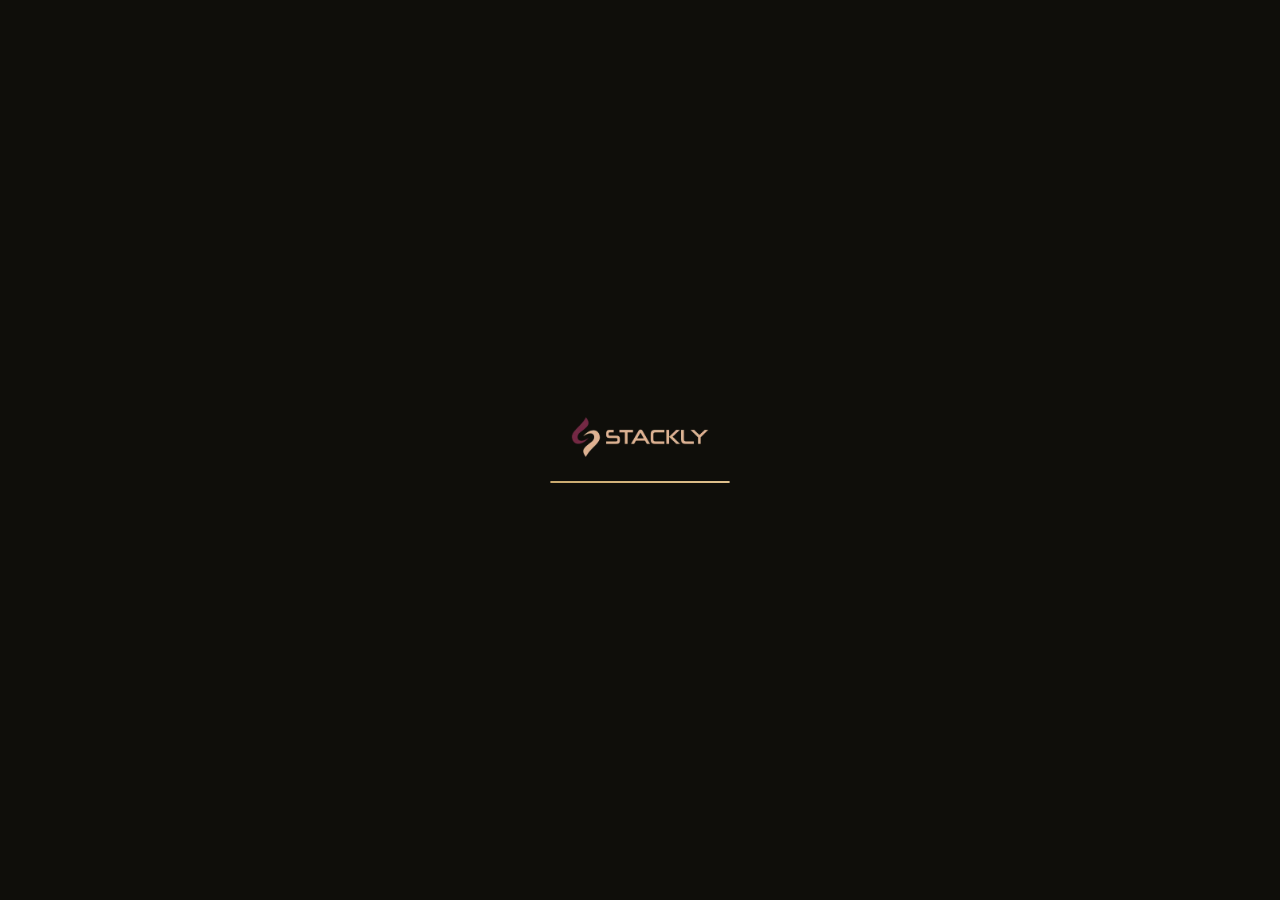
<file: signup.html>
<!DOCTYPE html>
<html lang="en">

<head>
  <meta charset="UTF-8" />
  <meta name="viewport" content="width=device-width, initial-scale=1.0" />
  <meta name="description"
    content="Create your STACKLY HOME account. Join 20,000+ happy customers and get exclusive member benefits, order tracking, and early access to new collections." />
  <title>Sign Up — STACKLY HOME</title>
  <link rel="stylesheet" href="css/style.css" />
  <link rel="icon"
    href="data:image/svg+xml,<svg xmlns='http://www.w3.org/2000/svg' viewBox='0 0 32 32'><rect width='32' height='32' rx='8' fill='%23C9A96E'/><text y='22' x='4' font-size='20'>🪑</text></svg>" />
</head>

<body>

  <div id="page-loader">
    <div class="loader-logo"><img src="images/logo-stackly.webp" alt="STACKLY HOME" style="height:40px;width:auto;" />
    </div>
    <div class="loader-bar"></div>
  </div>

  <main class="auth-page" aria-label="Sign up page">
    <div class="auth-card" data-anim="fade-up">
      <div style="margin-bottom:1rem;">
        <a href="javascript:history.back()"
          style="font-size:0.85rem;font-weight:600;color:var(--gray-500);display:inline-flex;align-items:center;gap:0.25rem;">
          <svg viewBox="0 0 24 24" width="16" height="16" fill="none" stroke="currentColor" stroke-width="2">
            <path d="M19 12H5M12 19l-7-7 7-7" />
          </svg> Go Back
        </a>
      </div>
      <div class="auth-logo">
        <a href="index.html"><img src="images/logo-stackly.webp" alt="STACKLY HOME Logo"
            style="height:36px;width:auto;" /></a>
      </div>
      <h1 class="auth-title">Create Account</h1>
      <p class="auth-sub">Join 20,000+ homeowners and discover your perfect space.</p>

      <!-- Role Switch -->
      <div class="auth-switch-role" role="group" aria-label="Select account type">
        <button class="role-btn active" id="role-customer-su" onclick="switchRole('customer', this)">Customer</button>
        <button class="role-btn" id="role-admin-su" onclick="switchRole('admin', this)">Admin</button>
      </div>

      <!-- Benefits -->
      <!-- <div style="display:flex;flex-direction:column;gap:0.5rem;margin-bottom:1.25rem;padding:1rem;background:rgba(201,169,110,0.05);border:1px solid var(--border);border-radius:var(--border-radius-md);">
        <div style="display:flex;align-items:center;gap:0.5rem;font-size:0.82rem;color:var(--text-secondary);">
          <svg viewBox="0 0 24 24" width="14" height="14" stroke="var(--primary)" fill="none" stroke-width="2.5"><path d="M9 12l2 2 4-4"/><circle cx="12" cy="12" r="10"/></svg>
          Free white-glove delivery on first order
        </div>
        <div style="display:flex;align-items:center;gap:0.5rem;font-size:0.82rem;color:var(--text-secondary);">
          <svg viewBox="0 0 24 24" width="14" height="14" stroke="var(--primary)" fill="none" stroke-width="2.5"><path d="M9 12l2 2 4-4"/><circle cx="12" cy="12" r="10"/></svg>
          Early access to new collections
        </div>
        <div style="display:flex;align-items:center;gap:0.5rem;font-size:0.82rem;color:var(--text-secondary);">
          <svg viewBox="0 0 24 24" width="14" height="14" stroke="var(--primary)" fill="none" stroke-width="2.5"><path d="M9 12l2 2 4-4"/><circle cx="12" cy="12" r="10"/></svg>
          Exclusive member-only discounts
        </div>
      </div> -->

      <form class="auth-form" id="signup-form">
        <div class="form-group">
          <label for="signup-name"
            style="font-size:0.78rem;font-weight:700;color:var(--gray-500);text-transform:uppercase;letter-spacing:0.08em;margin-bottom:0.4rem;display:block;">Full
            Name</label>
          <input type="text" id="signup-name" class="form-control" placeholder="Your full name" required
            pattern="^[A-Za-z\s]+$" title="Name should only contain letters and spaces" autocomplete="name"
            oninput="this.value = this.value.replace(/[^A-Za-z\\s]/g, '')" />
          <div class="error-msg" id="signup-name-error"></div>
        </div>
        <div class="form-group">
          <label for="signup-email"
            style="font-size:0.78rem;font-weight:700;color:var(--gray-500);text-transform:uppercase;letter-spacing:0.08em;margin-bottom:0.4rem;display:block;">Email
            Address</label>
          <input type="email" id="signup-email" class="form-control" placeholder="your@email.com" required
            autocomplete="email" />
          <div class="error-msg" id="signup-email-error"></div>
        </div>
        <div class="form-group">
          <label for="signup-password"
            style="font-size:0.78rem;font-weight:700;color:var(--gray-500);text-transform:uppercase;letter-spacing:0.08em;margin-bottom:0.4rem;display:block;">Password</label>
          <div style="position:relative;">
            <input type="password" id="signup-password" class="form-control" style="padding-right: 40px;" placeholder="Min. 8 characters" required
            autocomplete="new-password" />
            <button type="button" class="password-toggle-btn" onclick="togglePassword('signup-password', this)" aria-label="Toggle password visibility">
              <svg viewBox="0 0 24 24" width="18" height="18" stroke="currentColor" stroke-width="2" fill="none"><path d="M1 12s4-8 11-8 11 8 11 8-4 8-11 8-11-8-11-8z"></path><circle cx="12" cy="12" r="3"></circle></svg>
            </button>
          </div>
          <div class="error-msg" id="signup-password-error"></div>
        </div>
        <div class="form-group">
          <label for="signup-confirm"
            style="font-size:0.78rem;font-weight:700;color:var(--gray-500);text-transform:uppercase;letter-spacing:0.08em;margin-bottom:0.4rem;display:block;">Confirm
            Password</label>
          <div style="position:relative;">
            <input type="password" id="signup-confirm" class="form-control" style="padding-right: 40px;" placeholder="Repeat your password" required
            autocomplete="new-password" />
            <button type="button" class="password-toggle-btn" onclick="togglePassword('signup-confirm', this)" aria-label="Toggle password visibility">
              <svg viewBox="0 0 24 24" width="18" height="18" stroke="currentColor" stroke-width="2" fill="none"><path d="M1 12s4-8 11-8 11 8 11 8-4 8-11 8-11-8-11-8z"></path><circle cx="12" cy="12" r="3"></circle></svg>
            </button>
          </div>
          <div class="error-msg" id="signup-confirm-error"></div>
        </div>
        <div style="display:flex;align-items:flex-start;gap:0.5rem;margin-top:0.25rem;">
          <input type="checkbox" id="signup-terms" style="margin-top:3px;accent-color:var(--primary);flex-shrink:0;"
            required />
          <label for="signup-terms" style="font-size:0.82rem;color:var(--text-secondary);cursor:pointer;">
            I agree to the <a href="404.html" style="color:var(--primary);">Terms of Service</a> and <a href="404.html"
              style="color:var(--primary);">Privacy Policy</a>
          </label>
        </div>
        <button type="submit" class="btn btn-gold" style="width:100%;font-size:1rem;padding:1rem;margin-top:0.75rem;"
          id="signup-submit-btn">Create Account</button>
        <div class="auth-or">or</div>
        <a href="404.html" class="btn btn-outline-gold" style="width:100%;font-size:0.9rem;" id="signup-google-btn">
          <svg viewBox="0 0 24 24" width="18" height="18" aria-hidden="true">
            <path fill="#EA4335"
              d="M22.56 12.25c0-.78-.07-1.53-.2-2.25H12v4.26h5.92c-.26 1.37-1.04 2.53-2.21 3.31v2.77h3.57c2.08-1.92 3.28-4.74 3.28-8.09z" />
            <path fill="#34A853"
              d="M12 23c2.97 0 5.46-.98 7.28-2.66l-3.57-2.77c-.98.66-2.23 1.06-3.71 1.06-2.86 0-5.29-1.93-6.16-4.53H2.18v2.84C3.99 20.53 7.7 23 12 23z" />
            <path fill="#FBBC05"
              d="M5.84 14.09c-.22-.66-.35-1.36-.35-2.09s.13-1.43.35-2.09V7.07H2.18C1.43 8.55 1 10.22 1 12s.43 3.45 1.18 4.93l2.85-2.22.81-.62z" />
            <path fill="#EA4335"
              d="M12 5.38c1.62 0 3.06.56 4.21 1.64l3.15-3.15C17.45 2.09 14.97 1 12 1 7.7 1 3.99 3.47 2.18 7.07l3.66 2.84c.87-2.6 3.3-4.53 6.16-4.53z" />
          </svg>
          Sign up with Google
        </a>
      </form>

      <div class="auth-footer">
        Already have an account? <a href="login.html" id="goto-login">Sign in</a>
      </div>
    </div>
  </main>

  <script src="js/auth.js"></script>
  <script src="js/main.js"></script>
  <script>

    function togglePassword(id, btn) {
      const input = document.getElementById(id);
      if (input.type === 'password') {
        input.type = 'text';
        btn.innerHTML = '<svg viewBox="0 0 24 24" width="18" height="18" stroke="currentColor" stroke-width="2" fill="none"><path d="M17.94 17.94A10.07 10.07 0 0112 20c-7 0-11-8-11-8a18.45 18.45 0 015.06-5.94M9.9 4.24A9.12 9.12 0 0112 4c7 0 11 8 11 8a18.5 18.5 0 01-2.16 3.19m-6.72-1.07a3 3 0 11-4.24-4.24"></path><line x1="1" y1="1" x2="23" y2="23"></line></svg>';
      } else {
        input.type = 'password';
        btn.innerHTML = '<svg viewBox="0 0 24 24" width="18" height="18" stroke="currentColor" stroke-width="2" fill="none"><path d="M1 12s4-8 11-8 11 8 11 8-4 8-11 8-11-8-11-8z"></path><circle cx="12" cy="12" r="3"></circle></svg>';
      }
    }

    let selectedRole = 'customer';

    function switchRole(role, btn) {
      selectedRole = role;
      document.querySelectorAll('.role-btn').forEach(b => b.classList.remove('active'));
      btn.classList.add('active');
    }

    function showInlineError(id, msg) {
      const input = document.getElementById(id);
      const errorDiv = document.getElementById(id + '-error');
      if (input) input.classList.add('is-invalid');
      if (errorDiv) { errorDiv.textContent = msg; errorDiv.style.display = 'block'; }
    }
    function clearInlineErrors() {
      document.querySelectorAll('.form-control.is-invalid').forEach(el => el.classList.remove('is-invalid'));
      document.querySelectorAll('.error-msg').forEach(el => el.style.display = 'none');
    }

    function showInlineError(id, msg) {
      const input = document.getElementById(id);
      const errorDiv = document.getElementById(id + '-error');
      if (input) input.classList.add('is-invalid');
      if (errorDiv) { errorDiv.textContent = msg; errorDiv.style.display = 'block'; }
    }
    function clearInlineErrors() {
      document.querySelectorAll('.form-control.is-invalid').forEach(el => el.classList.remove('is-invalid'));
      document.querySelectorAll('.error-msg').forEach(el => el.style.display = 'none');
    }

    document.getElementById('signup-form').addEventListener('submit', function (e) {
      e.preventDefault();
      clearInlineErrors();

      const name = document.getElementById('signup-name').value.trim();
      const email = document.getElementById('signup-email').value.trim();
      const password = document.getElementById('signup-password').value;
      const confirm = document.getElementById('signup-confirm').value;
      const terms = document.getElementById('signup-terms').checked;
      const btn = document.getElementById('signup-submit-btn');

      let isValid = true;
      if (!name) { showInlineError('signup-name', 'Please enter your full name.'); isValid = false; }
      else if (/[0-9]/.test(name)) { showInlineError('signup-name', 'Name cannot contain numbers.'); isValid = false; }

      if (!email) { showInlineError('signup-email', 'Please enter your email address.'); isValid = false; }
      else if (!/^\S+@\S+\.\S+$/.test(email)) { showInlineError('signup-email', 'Please enter a valid email address.'); isValid = false; }

      const passRegex = /^(?=.*[a-z])(?=.*[A-Z])(?=.*\d)(?=.*[^A-Za-z0-9]).{8,}$/;
      if (!password) { showInlineError('signup-password', 'Please enter a password.'); isValid = false; }
      else if (!passRegex.test(password)) {
        showInlineError('signup-password', 'Password must be at least 8 chars, with 1 uppercase, 1 lowercase, 1 number, and 1 special char (e.g., John@123).');
        isValid = false;
      }

      if (password !== confirm) { showInlineError('signup-confirm', 'Passwords do not match.'); isValid = false; }
      if (!terms) { showInlineError('signup-terms', 'Please accept the Terms of Service.'); isValid = false; }

      if (!isValid) return;

      btn.textContent = 'Creating account…';
      btn.disabled = true;

      setTimeout(() => {
        authSignup(name, email, selectedRole, password);
        showToast('Account created successfully! Please sign in.', 'success');
        setTimeout(() => { window.location.href = 'login.html'; }, 1500);
      }, 1000);
    });
  </script>
</body>

</html>
</file>
<file: css/style.css>
/* =============================================
   STACKLY HOME — MAIN STYLESHEET
   Premium Furniture Store | Warm Earthy Dark Mode
   ============================================= */

@import url('https://fonts.googleapis.com/css2?family=Outfit:wght@300;400;500;600;700;800;900&family=Inter:wght@300;400;500;600;700&display=swap');

/* ---- CSS VARIABLES ---- */
:root {
  /* Brand Colors — Warm Earthy Palette */
  --primary: #C9A96E;
  /* warm gold */
  --primary-dark: #A8843A;
  --primary-light: #DFC08D;
  --accent: #2D4A3E;
  /* deep forest green */
  --accent-light: #3D6654;

  /* Dark background tones */
  --bg-900: #0F0E0A;
  --bg-800: #1A1813;
  --bg-700: #221F18;
  --bg-600: #2E2A21;
  --bg-500: #3C372C;

  /* Light / Cream tones */
  --cream: #F5F0E8;
  --cream-dark: #E8E0D0;
  --white: #FFFFFF;
  --black: #0A0908;

  /* Grays */
  --gray-100: #F9F7F4;
  --gray-200: #EDE9E2;
  --gray-300: #D5CFBF;
  --gray-400: #B0A898;
  --gray-500: #7A7268;
  --gray-700: #3D3830;

  /* Text */
  --text-primary: #F5F0E8;
  --text-secondary: #B0A898;
  --text-dark: #1A1813;
  --text-mid: #3D3830;

  /* Borders */
  --border: rgba(201, 169, 110, 0.18);
  --border-light: rgba(245, 240, 232, 0.1);

  /* Radii */
  --border-radius-sm: 8px;
  --border-radius-md: 14px;
  --border-radius-lg: 22px;
  --border-radius-xl: 32px;

  /* Shadows */
  --shadow-sm: 0 2px 12px rgba(201, 169, 110, 0.08);
  --shadow-md: 0 8px 32px rgba(0, 0, 0, 0.25);
  --shadow-lg: 0 20px 60px rgba(0, 0, 0, 0.40);
  --shadow-gold: 0 8px 40px rgba(201, 169, 110, 0.30);
  --shadow-card: 0 4px 24px rgba(0, 0, 0, 0.2);

  /* Transitions */
  --transition: all 0.32s cubic-bezier(0.4, 0, 0.2, 1);

  /* Typography */
  --font-display: 'Outfit', sans-serif;
  --font: 'Inter', sans-serif;
}

/* ---- RESET ---- */
*,
*::before,
*::after {
  box-sizing: border-box;
  margin: 0;
  padding: 0;
}

html {
  scroll-behavior: smooth;
  font-size: 16px;
}

body {
  font-family: var(--font);
  color: var(--text-primary);
  background: var(--bg-900);
  line-height: 1.6;
  overflow-x: hidden;
}

img {
  max-width: 100%;
  height: auto;
  display: block;
}

a {
  text-decoration: none;
  color: inherit;
  transition: var(--transition);
}

ul {
  list-style: none;
}

button,
input,
select,
textarea {
  font-family: var(--font);
  outline: none;
  border: none;
}

/* =============================================
   PAGE LOADER
   ============================================= */
#page-loader {
  position: fixed;
  inset: 0;
  background: var(--bg-900);
  z-index: 99999;
  display: flex;
  align-items: center;
  justify-content: center;
  flex-direction: column;
  gap: 1.5rem;
  transition: opacity 0.6s ease, visibility 0.6s ease;
}

#page-loader.loaded {
  opacity: 0;
  visibility: hidden;
}

.loader-logo {
  display: flex;
  align-items: center;
  gap: 0.75rem;
  animation: loaderPulse 1.5s ease-in-out infinite;
}

.loader-bar {
  width: 180px;
  height: 2px;
  background: rgba(201, 169, 110, 0.15);
  border-radius: 2px;
  overflow: hidden;
  position: relative;
}

.loader-bar::after {
  content: '';
  display: block;
  height: 100%;
  width: 0%;
  background: linear-gradient(90deg, var(--primary), var(--primary-light));
  border-radius: 2px;
  animation: loaderProgress 1.2s ease forwards;
}

.loader-text {
  font-family: var(--font-display);
  font-size: 0.75rem;
  font-weight: 500;
  letter-spacing: 0.25em;
  text-transform: uppercase;
  color: var(--primary);
  opacity: 0.8;
}

@keyframes loaderPulse {

  0%,
  100% {
    opacity: 1;
    transform: scale(1);
  }

  50% {
    opacity: 0.75;
    transform: scale(0.98);
  }
}

@keyframes loaderProgress {
  0% {
    width: 0%;
  }

  100% {
    width: 100%;
  }
}

/* =============================================
   UTILITIES
   ============================================= */
.container {
  width: 100%;
  max-width: 1200px;
  margin: 0 auto;
  padding: 0 1.25rem;
}

.section-pad {
  padding: 5rem 0;
}

.sr-only {
  position: absolute;
  width: 1px;
  height: 1px;
  padding: 0;
  margin: -1px;
  overflow: hidden;
  clip: rect(0, 0, 0, 0);
  white-space: nowrap;
  border-width: 0;
}

/* ---- BUTTONS ---- */
.btn {
  display: inline-flex;
  align-items: center;
  justify-content: center;
  gap: 0.5rem;
  padding: 0.85rem 1.9rem;
  border-radius: 50px;
  font-family: var(--font-display);
  font-weight: 600;
  font-size: 0.9rem;
  cursor: pointer;
  transition: var(--transition);
  border: none;
  letter-spacing: 0.02em;
  position: relative;
  overflow: hidden;
}

.btn::after {
  content: '';
  position: absolute;
  inset: 0;
  background: rgba(255, 255, 255, 0.18);
  border-radius: inherit;
  transform: scale(0);
  opacity: 0;
  transition: transform 0.5s ease, opacity 0.5s ease;
}

.btn:active::after {
  transform: scale(2.5);
  opacity: 0;
  transition: none;
}

.btn-gold {
  background: linear-gradient(135deg, var(--primary), var(--primary-light));
  color: var(--bg-900);
  box-shadow: var(--shadow-gold);
}

.btn-gold:hover {
  transform: translateY(-2px);
  box-shadow: 0 12px 48px rgba(201, 169, 110, 0.45);
}

.btn-outline-gold {
  background: transparent;
  color: var(--primary);
  border: 1.5px solid var(--primary);
}

.btn-outline-gold:hover {
  background: var(--primary);
  color: var(--bg-900);
}

.btn-dark {
  background: var(--accent);
  color: var(--white);
  box-shadow: 0 4px 20px rgba(45, 74, 62, 0.4);
}

.btn-dark:hover {
  transform: translateY(-2px);
  background: var(--accent-light);
}

.btn-card {
  background: linear-gradient(135deg, var(--primary), var(--primary-light));
  color: var(--bg-900);
  width: 100%;
  font-weight: 700;
  box-shadow: var(--shadow-gold);
}

.btn-card:hover {
  transform: translateY(-2px);
  box-shadow: 0 12px 40px rgba(201, 169, 110, 0.4);
}

/* =============================================
   SCROLL ANIMATIONS
   ============================================= */
[data-anim] {
  opacity: 0;
  transition: opacity 0.8s ease, transform 0.8s cubic-bezier(0.16, 1, 0.3, 1);
}

[data-anim="fade-up"] {
  transform: translateY(40px);
}

[data-anim="fade-left"] {
  transform: translateX(-40px);
}

[data-anim="fade-right"] {
  transform: translateX(40px);
}

[data-anim="fade-in"] {
  transform: scale(0.95);
}

[data-anim="fade-down"] {
  transform: translateY(-30px);
}

[data-anim].in-view {
  opacity: 1;
  transform: none;
}

[data-delay="100"] {
  transition-delay: 0.1s;
}

[data-delay="200"] {
  transition-delay: 0.2s;
}

[data-delay="300"] {
  transition-delay: 0.3s;
}

[data-delay="400"] {
  transition-delay: 0.4s;
}

[data-delay="500"] {
  transition-delay: 0.5s;
}

[data-delay="600"] {
  transition-delay: 0.6s;
}

.reveal {
  opacity: 0;
  transform: translateY(28px);
  transition: opacity 0.7s ease, transform 0.7s cubic-bezier(0.16, 1, 0.3, 1);
}

.reveal.visible {
  opacity: 1;
  transform: none;
}

/* =============================================
   NAVBAR
   ============================================= */
.navbar {
  position: sticky;
  top: 0;
  z-index: 1000;
  background: rgba(15, 14, 10, 0.85);
  backdrop-filter: blur(20px);
  -webkit-backdrop-filter: blur(20px);
  border-bottom: 1px solid var(--border);
  transition: var(--transition);
}

.navbar.scrolled {
  background: rgba(15, 14, 10, 0.96);
  box-shadow: 0 4px 32px rgba(0, 0, 0, 0.4);
}

.nav-inner {
  display: flex;
  align-items: center;
  justify-content: space-between;
  padding: 1rem 1.25rem;
  gap: 1rem;
}

.nav-logo {
  display: flex;
  align-items: center;
  gap: 0.5rem;
  flex-shrink: 0;
}

.nav-menu {
  display: none;
  gap: 2rem;
}

.nav-menu a {
  font-family: var(--font-display);
  font-size: 0.88rem;
  font-weight: 500;
  color: var(--gray-400);
  position: relative;
  padding-bottom: 2px;
}

.nav-menu a::after {
  content: '';
  position: absolute;
  bottom: -2px;
  left: 0;
  width: 0;
  height: 1.5px;
  background: var(--primary);
  transition: var(--transition);
  border-radius: 2px;
}

.nav-menu a:hover::after,
.nav-menu a.active::after {
  width: 100%;
}

.nav-menu a:hover,
.nav-menu a.active {
  color: var(--primary);
}

.nav-phone {
  display: none;
  align-items: center;
  gap: 0.6rem;
}

.nav-phone-icon {
  width: 40px;
  height: 40px;
  background: rgba(201, 169, 110, 0.12);
  border: 1px solid var(--border);
  border-radius: 50%;
  display: flex;
  align-items: center;
  justify-content: center;
  flex-shrink: 0;
  transition: var(--transition);
}

.nav-phone-icon:hover {
  background: var(--primary);
  border-color: var(--primary);
}

.nav-phone-icon:hover svg {
  stroke: var(--bg-900);
}

.nav-phone-icon svg {
  width: 16px;
  height: 16px;
  stroke: var(--primary);
  fill: none;
  stroke-width: 2;
}

.nav-phone-text span {
  display: block;
  font-size: 0.7rem;
  color: var(--gray-500);
}

.nav-phone-text strong {
  font-size: 0.85rem;
  font-weight: 700;
  color: var(--text-primary);
}

.nav-toggle {
  display: flex;
  flex-direction: column;
  gap: 5px;
  cursor: pointer;
  padding: 4px;
  background: none;
  order: 3;
}

.nav-login-btn-wrap {
  order: 2;
}

.nav-toggle span {
  display: block;
  width: 24px;
  height: 1.5px;
  background: var(--gray-400);
  border-radius: 2px;
  transition: var(--transition);
}

.nav-toggle.open span:nth-child(1) {
  transform: translateY(6.5px) rotate(45deg);
}

.nav-toggle.open span:nth-child(2) {
  opacity: 0;
  transform: scaleX(0);
}

.nav-toggle.open span:nth-child(3) {
  transform: translateY(-6.5px) rotate(-45deg);
}

.nav-login-btn {
  display: inline-flex;
  align-items: center;
  padding: 0.55rem 1.2rem;
  background: linear-gradient(135deg, var(--primary), var(--primary-light));
  color: var(--bg-900);
  border-radius: 50px;
  font-family: var(--font-display);
  font-size: 0.85rem;
  font-weight: 700;
  transition: var(--transition);
  box-shadow: var(--shadow-gold);
}

.nav-login-btn:hover {
  transform: translateY(-1px);
  box-shadow: 0 8px 30px rgba(201, 169, 110, 0.4);
}

/* ---- User Chip (logged-in state) ---- */
.nav-user-chip {
  display: inline-flex;
  align-items: center;
  gap: 0.5rem;
  cursor: pointer;
  position: relative;
  padding: 0.4rem 0.9rem 0.4rem 0.4rem;
  background: rgba(201, 169, 110, 0.1);
  border: 1px solid var(--border);
  border-radius: 50px;
  transition: var(--transition);
}

.nav-user-chip:hover {
  background: rgba(201, 169, 110, 0.18);
}

.nav-user-avatar {
  width: 30px;
  height: 30px;
  border-radius: 50%;
  background: linear-gradient(135deg, var(--primary), var(--primary-light));
  display: flex;
  align-items: center;
  justify-content: center;
  font-size: 0.85rem;
  font-weight: 800;
  color: var(--bg-900);
}

.nav-user-name {
  font-size: 0.85rem;
  font-weight: 600;
  color: var(--text-primary);
}

.nav-user-dropdown {
  display: none;
  position: absolute;
  top: calc(100% + 0.75rem);
  right: 0;
  background: var(--bg-700);
  border: 1px solid var(--border);
  border-radius: var(--border-radius-md);
  min-width: 180px;
  overflow: hidden;
  box-shadow: var(--shadow-lg);
  z-index: 200;
}

.nav-user-dropdown.open {
  display: block;
}

.nav-user-dropdown a,
.nav-user-dropdown .nav-logout-btn {
  display: flex;
  align-items: center;
  gap: 0.7rem;
  padding: 0.85rem 1.1rem;
  font-size: 0.88rem;
  font-weight: 500;
  color: var(--text-secondary);
  transition: var(--transition);
  background: none;
  cursor: pointer;
  width: 100%;
  text-align: left;
  border: none;
}

.nav-user-dropdown a:hover {
  background: rgba(201, 169, 110, 0.08);
  color: var(--primary);
}

.nav-user-dropdown .nav-logout-btn:hover {
  background: rgba(239, 68, 68, 0.08);
  color: #ef4444;
}

.nav-user-dropdown svg {
  width: 16px;
  height: 16px;
  flex-shrink: 0;
}

/* Mobile Menu */
.mobile-menu {
  display: none;
  position: fixed;
  inset: 0;
  background: rgba(0, 0, 0, 0.7);
  z-index: 1001;
  opacity: 0;
  transition: opacity 0.3s ease;
  backdrop-filter: blur(6px);
}

.mobile-menu.open {
  display: block;
  opacity: 1;
}

.mobile-menu-inner {
  position: absolute;
  top: 0;
  right: 0;
  width: 85%;
  max-width: 340px;
  height: 100%;
  background: var(--bg-800);
  border-left: 1px solid var(--border);
  padding: 2.5rem 1.5rem;
  transform: translateX(100%);
  transition: transform 0.35s cubic-bezier(0.4, 0, 0.2, 1);
  overflow-y: auto;
}

.mobile-menu.open .mobile-menu-inner {
  transform: translateX(0);
}

.mobile-menu-header {
  display: flex;
  justify-content: space-between;
  align-items: center;
  margin-bottom: 2.5rem;
}

.mobile-menu-close {
  background: none;
  cursor: pointer;
  font-size: 1.75rem;
  color: var(--gray-400);
  line-height: 1;
  padding: 0.5rem;
}

.mobile-menu-close:hover {
  color: var(--primary);
}

.mobile-nav-links {
  display: flex;
  flex-direction: column;
  gap: 0;
  list-style: none;
  width: 100%;
}

.mobile-nav-links li {
  width: 100%;
}

.mobile-nav-links a {
  display: block;
  padding: 1.15rem 0;
  border-bottom: 1px solid var(--border-light);
  font-family: var(--font-display);
  font-weight: 500;
  color: var(--text-primary);
  font-size: 1.1rem;
  transition: var(--transition);
}

.mobile-nav-links a:hover,
.mobile-nav-links a.active {
  color: var(--primary);
  padding-left: 10px;
}

.mobile-phone {
  margin-top: 2rem;
  display: flex;
  align-items: center;
  gap: 0.75rem;
  padding: 1rem;
  background: rgba(201, 169, 110, 0.06);
  border: 1px solid var(--border);
  border-radius: var(--border-radius-md);
}

.mobile-user-info {
  display: flex;
  align-items: center;
  gap: 0.75rem;
  padding: 1.5rem 0 1rem;
}

.mobile-user-avatar {
  width: 40px;
  height: 40px;
  border-radius: 50%;
  background: linear-gradient(135deg, var(--primary), var(--primary-light));
  display: flex;
  align-items: center;
  justify-content: center;
  font-size: 1.1rem;
  font-weight: 800;
  color: var(--bg-900);
}

/* =============================================
   ACE-HERO (Aceternity-style Hero)
   ============================================= */
.ace-hero {
  position: relative;
  min-height: 100svh;
  display: flex;
  flex-direction: column;
  align-items: center;
  justify-content: center;
  overflow: hidden;
  padding: 5rem 1.25rem 3rem;
  gap: 3rem;
  background: var(--bg-900);
}

/* Dot-grid background */
.ace-hero-grid {
  position: absolute;
  inset: 0;
  background-image:
    radial-gradient(circle, rgba(201, 169, 110, 0.15) 1px, transparent 1px);
  background-size: 32px 32px;
  pointer-events: none;
  mask-image: radial-gradient(ellipse 80% 80% at 50% 50%, black 30%, transparent 100%);
  animation: gridDrift 20s linear infinite;
}

@keyframes gridDrift {
  0% {
    background-position: 0 0;
  }

  100% {
    background-position: 32px 32px;
  }
}

/* Radial glows */
.ace-hero-radial {
  position: absolute;
  inset: 0;
  pointer-events: none;
  background: radial-gradient(ellipse 70% 55% at 50% 40%,
      rgba(201, 169, 110, 0.12) 0%, transparent 65%);
}

.ace-hero-radial2 {
  position: absolute;
  inset: 0;
  pointer-events: none;
  background: radial-gradient(ellipse 40% 40% at 80% 80%,
      rgba(45, 74, 62, 0.25) 0%, transparent 60%);
}

/* Top beam */
.ace-hero-beam {
  position: absolute;
  top: 0;
  left: 50%;
  transform: translateX(-50%);
  width: 1px;
  height: 200px;
  pointer-events: none;
  background: linear-gradient(to bottom, var(--primary), transparent);
}

.ace-hero-beam-inner {
  position: absolute;
  top: 0;
  left: -40px;
  right: -40px;
  height: 100%;
  background: linear-gradient(to bottom, rgba(201, 169, 110, 0.08), transparent);
}

/* Content */
.ace-hero-content {
  position: relative;
  z-index: 2;
  text-align: center;
  max-width: 720px;
}

.ace-hero-badge {
  display: inline-flex;
  align-items: center;
  gap: 0.5rem;
  background: rgba(201, 169, 110, 0.08);
  border: 1px solid rgba(201, 169, 110, 0.25);
  border-radius: 50px;
  padding: 0.35rem 1.1rem;
  font-size: 0.8rem;
  font-weight: 500;
  color: var(--primary);
  letter-spacing: 0.05em;
  margin-bottom: 1.5rem;
}

.ace-hero-badge svg {
  width: 14px;
  height: 14px;
  fill: var(--primary);
}

.ace-hero-h1 {
  font-family: var(--font-display);
  font-size: clamp(2.5rem, 6vw, 5rem);
  font-weight: 900;
  line-height: 1.08;
  letter-spacing: -0.03em;
  margin-bottom: 1.25rem;
}

.ace-hero-h1-line {
  display: block;
  color: var(--text-primary);
  text-size-adjust: calc(90%);
}

.ace-hero-h1-gradient {
  display: block;
  background: linear-gradient(135deg, var(--primary) 0%, var(--primary-light) 50%, #E8C77A 100%);
  -webkit-background-clip: text;
  -webkit-text-fill-color: transparent;
  background-clip: text;
}

.ace-hero-sub {
  font-size: 1.05rem;
  color: var(--text-secondary);
  max-width: 540px;
  margin: 0 auto 2.25rem;
  line-height: 1.8;
}

.ace-hero-ctas {
  display: flex;
  flex-wrap: wrap;
  gap: 1rem;
  justify-content: center;
  margin-bottom: 2.5rem;
}

.ace-hero-btn-primary {
  display: inline-flex;
  align-items: center;
  gap: 0.5rem;
  padding: 0.9rem 2rem;
  background: linear-gradient(135deg, var(--primary), var(--primary-light));
  color: var(--bg-900);
  border-radius: 50px;
  font-family: var(--font-display);
  font-weight: 700;
  font-size: 0.95rem;
  box-shadow: var(--shadow-gold);
  transition: var(--transition);
}

.ace-hero-btn-primary:hover {
  transform: translateY(-2px);
  box-shadow: 0 16px 56px rgba(201, 169, 110, 0.45);
}

.ace-hero-btn-primary svg {
  width: 16px;
  height: 16px;
}

.ace-hero-btn-ghost {
  display: inline-flex;
  align-items: center;
  gap: 0.6rem;
  padding: 0.9rem 2rem;
  background: rgba(201, 169, 110, 0.06);
  border: 1px solid rgba(201, 169, 110, 0.25);
  color: var(--text-primary);
  border-radius: 50px;
  font-family: var(--font-display);
  font-weight: 600;
  font-size: 0.95rem;
  transition: var(--transition);
}

.ace-hero-btn-ghost:hover {
  background: rgba(201, 169, 110, 0.12);
  border-color: var(--primary);
  color: var(--primary);
}

/* Trust row */
.ace-hero-trust {
  display: flex;
  align-items: center;
  justify-content: center;
  gap: 1rem;
}

.ace-trust-avatars {
  display: flex;
}

.ace-av {
  width: 36px;
  height: 36px;
  border-radius: 50%;
  border: 2px solid var(--bg-900);
  display: flex;
  align-items: center;
  justify-content: center;
  font-size: 0.75rem;
  font-weight: 700;
  color: white;
  margin-right: -10px;
}

.ace-trust-text {
  display: flex;
  flex-direction: column;
  gap: 0.15rem;
  margin-left: 1rem;
}

.ace-trust-stars {
  color: var(--primary);
  font-size: 0.8rem;
  letter-spacing: 2px;
}

.ace-trust-text span {
  font-size: 0.82rem;
  color: var(--text-secondary);
}

.ace-trust-text strong {
  color: var(--primary);
}

/* Hero image frame */
.ace-hero-img-wrap {
  position: relative;
  z-index: 2;
  width: 100%;
  max-width: 780px;
}

.ace-hero-img-frame {
  border-radius: var(--border-radius-lg);
  overflow: hidden;
  border: 1px solid var(--border);
  box-shadow: 0 32px 100px rgba(0, 0, 0, 0.6), 0 0 0 1px rgba(201, 169, 110, 0.1);
  background: var(--bg-700);
}

.ace-hero-frame-top {
  display: flex;
  align-items: center;
  gap: 0.4rem;
  padding: 0.75rem 1rem;
  background: var(--bg-700);
  border-bottom: 1px solid var(--border);
}

.ace-dot {
  width: 10px;
  height: 10px;
  border-radius: 50%;
}

.ace-dot.red {
  background: #FF5F57;
}

.ace-dot.yellow {
  background: #FFBD2E;
}

.ace-dot.green {
  background: #28CA41;
}

.ace-frame-url {
  margin-left: 0.75rem;
  font-size: 0.75rem;
  color: var(--gray-500);
  background: var(--bg-600);
  border: 1px solid var(--border);
  padding: 0.2rem 0.8rem;
  border-radius: 4px;
  flex: 1;
  max-width: 220px;
}

.ace-hero-frame-body {
  position: relative;
}

.ace-hero-frame-body img {
  width: 100%;
  aspect-ratio: 16/9;
  object-fit: cover;
  display: block;
}

.ace-hero-img-label {
  position: absolute;
  bottom: 1.25rem;
  left: 1.25rem;
  display: inline-flex;
  align-items: center;
  gap: 0.5rem;
  background: rgba(15, 14, 10, 0.7);
  backdrop-filter: blur(12px);
  border: 1px solid var(--border);
  border-radius: 50px;
  padding: 0.45rem 1rem;
  font-size: 0.8rem;
  font-weight: 600;
  color: var(--primary);
}

.ace-hero-img-label svg {
  width: 14px;
  height: 14px;
  stroke: var(--primary);
  fill: none;
  stroke-width: 2;
}

.ace-hero-img-glow {
  position: absolute;
  bottom: -50px;
  left: 50%;
  transform: translateX(-50%);
  width: 70%;
  height: 80px;
  background: var(--primary);
  border-radius: 50%;
  filter: blur(50px);
  opacity: 0.15;
  pointer-events: none;
}

/* Stats strip */
.ace-hero-stats {
  position: relative;
  z-index: 2;
  display: flex;
  flex-wrap: wrap;
  justify-content: center;
  gap: 0;
  background: rgba(201, 169, 110, 0.05);
  border: 1px solid var(--border);
  border-radius: var(--border-radius-lg);
  backdrop-filter: blur(12px);
  overflow: hidden;
  width: 100%;
  max-width: 680px;
}

.ace-hero-stat {
  display: flex;
  flex-direction: column;
  align-items: center;
  padding: 1.25rem 1.5rem;
  flex: 1;
  min-width: 130px;
}

.ace-hero-stat strong {
  font-family: var(--font-display);
  font-size: 1.6rem;
  font-weight: 900;
  color: var(--primary);
  line-height: 1;
}

.ace-hero-stat strong span {
  font-size: 1rem;
}

.ace-hero-stat>span {
  font-size: 0.78rem;
  color: var(--text-secondary);
  margin-top: 0.2rem;
}

.ace-hero-stat-divider {
  width: 1px;
  background: var(--border);
  margin: 0.75rem 0;
}

/* =============================================
   QUICK FINDER BAR
   ============================================= */
.quick-book-bar {
  background: var(--bg-800);
  border-bottom: 1px solid var(--border);
  padding: 1.5rem 0;
}

.qb-inner {
  display: flex;
  flex-wrap: wrap;
  align-items: flex-end;
  gap: 1rem;
  background: rgba(201, 169, 110, 0.04);
  border: 1px solid var(--border);
  border-radius: var(--border-radius-lg);
  padding: 1.25rem 1.5rem;
}

.qb-title {
  display: flex;
  align-items: center;
  gap: 0.5rem;
  font-family: var(--font-display);
  font-size: 0.85rem;
  font-weight: 700;
  color: var(--primary);
  letter-spacing: 0.05em;
  text-transform: uppercase;
  flex-shrink: 0;
}

.qb-title svg {
  width: 16px;
  height: 16px;
  fill: none;
  stroke: var(--primary);
  stroke-width: 2;
}

.qb-form {
  display: flex;
  flex-wrap: wrap;
  gap: 0.75rem;
  flex: 1;
  align-items: flex-end;
}

.qb-field {
  display: flex;
  flex-direction: column;
  gap: 0.35rem;
  flex: 1;
  min-width: 160px;
}

.qb-field label {
  font-size: 0.72rem;
  font-weight: 600;
  color: var(--gray-500);
  text-transform: uppercase;
  letter-spacing: 0.08em;
}

.qb-field select,
.qb-field input {
  width: 100%;
  padding: 0.65rem 1rem;
  background: var(--bg-700);
  border: 1px solid var(--border);
  border-radius: var(--border-radius-sm);
  color: var(--text-primary);
  font-size: 0.88rem;
  transition: var(--transition);
  appearance: none;
  cursor: pointer;
}

.qb-field select:focus,
.qb-field input:focus {
  border-color: var(--primary);
  box-shadow: 0 0 0 3px rgba(201, 169, 110, 0.12);
}

.qb-field select option {
  background: var(--bg-700);
}

.qb-submit {
  display: inline-flex;
  align-items: center;
  gap: 0.5rem;
  padding: 0.7rem 1.5rem;
  background: linear-gradient(135deg, var(--primary), var(--primary-light));
  color: var(--bg-900);
  border-radius: 50px;
  font-family: var(--font-display);
  font-size: 0.9rem;
  font-weight: 700;
  cursor: pointer;
  transition: var(--transition);
  border: none;
  box-shadow: var(--shadow-gold);
  flex-shrink: 0;
}

.qb-submit:hover {
  transform: translateY(-2px);
  box-shadow: 0 10px 32px rgba(201, 169, 110, 0.4);
}

.qb-submit svg {
  width: 16px;
  height: 16px;
  stroke: var(--bg-900);
  fill: none;
  stroke-width: 2.5;
}

/* =============================================
   SECTION TITLE
   ============================================= */
.section-title {
  text-align: center;
  margin-bottom: 3.5rem;
}

.section-title .tag {
  display: inline-block;
  background: rgba(201, 169, 110, 0.1);
  border: 1px solid rgba(201, 169, 110, 0.2);
  color: var(--primary);
  padding: 0.3rem 1rem;
  border-radius: 50px;
  font-size: 0.78rem;
  font-weight: 700;
  letter-spacing: 0.1em;
  text-transform: uppercase;
  margin-bottom: 0.75rem;
}

.section-title h2 {
  font-family: var(--font-display);
  font-size: clamp(1.8rem, 4vw, 3rem);
  font-weight: 800;
  line-height: 1.15;
  color: var(--text-primary);
  letter-spacing: -0.02em;
  margin-bottom: 0.85rem;
}

.section-title p {
  font-size: 1rem;
  color: var(--text-secondary);
  max-width: 540px;
  margin: 0 auto;
  line-height: 1.8;
}

/* =============================================
   FEATURES ROW
   ============================================= */
.features-row {
  padding: 5rem 0;
  background: var(--bg-800);
  border-top: 1px solid var(--border);
  border-bottom: 1px solid var(--border);
}

.features-grid {
  display: grid;
  grid-template-columns: 1fr;
  gap: 2.5rem;
}

.feature-item {
  display: flex;
  flex-direction: column;
  align-items: center;
  gap: 1.25rem;
  text-align: center;
  padding: 2rem 1.5rem;
  background: rgba(201, 169, 110, 0.03);
  border: 1px solid var(--border);
  border-radius: var(--border-radius-lg);
  transition: var(--transition);
}

.feature-item:hover {
  border-color: rgba(201, 169, 110, 0.4);
  background: rgba(201, 169, 110, 0.06);
  transform: translateY(-4px);
  box-shadow: var(--shadow-gold);
}

.feature-icon {
  width: 72px;
  height: 72px;
  background: rgba(201, 169, 110, 0.1);
  border: 1px solid rgba(201, 169, 110, 0.2);
  border-radius: 50%;
  display: flex;
  align-items: center;
  justify-content: center;
  transition: var(--transition);
}

.feature-item:hover .feature-icon {
  background: var(--primary);
  border-color: var(--primary);
}

.feature-icon svg {
  width: 32px;
  height: 32px;
  stroke: var(--primary);
  fill: none;
  stroke-width: 1.5;
  transition: var(--transition);
}

.feature-item:hover .feature-icon svg {
  stroke: var(--bg-900);
}

.feature-item h3 {
  font-family: var(--font-display);
  font-size: 1.15rem;
  font-weight: 700;
  color: var(--text-primary);
}

.feature-item p {
  font-size: 0.875rem;
  color: var(--text-secondary);
  max-width: 260px;
  line-height: 1.8;
}

/* =============================================
   HOW IT WORKS
   ============================================= */
.how-it-works {
  padding: 5rem 0;
  background: var(--bg-900);
}

.steps-grid {
  display: grid;
  grid-template-columns: 1fr;
  gap: 1.5rem;
}

.step-card {
  display: flex;
  align-items: flex-start;
  gap: 1.25rem;
  padding: 1.75rem;
  background: rgba(201, 169, 110, 0.04);
  border: 1px solid var(--border);
  border-radius: var(--border-radius-lg);
  transition: var(--transition);
  position: relative;
  overflow: hidden;
}

.step-card::before {
  content: '';
  position: absolute;
  top: 0;
  left: 0;
  right: 0;
  height: 2px;
  background: linear-gradient(90deg, transparent, var(--primary), transparent);
  transform: scaleX(0);
  transition: transform 0.4s ease;
}

.step-card:hover::before {
  transform: scaleX(1);
}

.step-card:hover {
  border-color: rgba(201, 169, 110, 0.35);
  background: rgba(201, 169, 110, 0.07);
  transform: translateY(-3px);
}

.step-num {
  width: 44px;
  height: 44px;
  flex-shrink: 0;
  background: linear-gradient(135deg, var(--primary), var(--primary-light));
  border-radius: 50%;
  display: flex;
  align-items: center;
  justify-content: center;
  font-family: var(--font-display);
  font-size: 1rem;
  font-weight: 900;
  color: var(--bg-900);
  box-shadow: var(--shadow-gold);
}

.step-card h4 {
  font-family: var(--font-display);
  font-size: 1rem;
  font-weight: 700;
  color: var(--text-primary);
  margin-bottom: 0.35rem;
}

.step-card p {
  font-size: 0.875rem;
  color: var(--text-secondary);
  line-height: 1.75;
}

/* =============================================
   WHY CHOOSE US
   ============================================= */
.why-us {
  padding: 5rem 0;
  background: var(--bg-800);
}

.why-us-inner {
  display: grid;
  grid-template-columns: 1fr;
  gap: 3rem;
  align-items: center;
}

.why-us-img {
  position: relative;
}

.why-us-img picture img {
  border-radius: var(--border-radius-xl);
  width: 100%;
  object-fit: cover;
  aspect-ratio: 4/3;
  border: 1px solid var(--border);
  box-shadow: var(--shadow-lg);
}

.why-us-label {
  position: absolute;
  bottom: 1.5rem;
  left: 1.5rem;
  display: flex;
  align-items: center;
  gap: 0.6rem;
  background: rgba(15, 14, 10, 0.8);
  backdrop-filter: blur(12px);
  border: 1px solid var(--border);
  border-radius: 50px;
  padding: 0.55rem 1.2rem;
  font-size: 0.82rem;
  font-weight: 600;
  color: var(--text-primary);
}

.why-us-label .dot {
  width: 8px;
  height: 8px;
  border-radius: 50%;
  background: #22c55e;
  animation: pulse 2s ease-in-out infinite;
}

@keyframes pulse {

  0%,
  100% {
    box-shadow: 0 0 0 0 rgba(34, 197, 94, 0.5);
  }

  50% {
    box-shadow: 0 0 0 6px rgba(34, 197, 94, 0);
  }
}

.step-item {
  display: flex;
  align-items: flex-start;
  gap: 1rem;
  padding: 1rem 0;
  border-bottom: 1px solid var(--border);
}

.step-item:last-child {
  border-bottom: none;
}

.step-number {
  width: 36px;
  height: 36px;
  border-radius: 50%;
  flex-shrink: 0;
  background: rgba(201, 169, 110, 0.1);
  border: 1px solid rgba(201, 169, 110, 0.25);
  display: flex;
  align-items: center;
  justify-content: center;
  font-family: var(--font-display);
  font-size: 0.88rem;
  font-weight: 800;
  color: var(--primary);
  transition: var(--transition);
  position: relative;
}

.step-item:hover .step-number {
  background: var(--primary);
  color: var(--bg-900);
  border-color: var(--primary);
}

.step-content h4 {
  font-family: var(--font-display);
  font-size: 0.98rem;
  font-weight: 700;
  color: var(--text-primary);
  margin-bottom: 0.3rem;
}

.step-content p {
  font-size: 0.875rem;
  color: var(--text-secondary);
  line-height: 1.7;
}

/* =============================================
   PRODUCT FLEET / FEATURED ITEMS
   ============================================= */
.fleet-section {
  padding: 5rem 0;
  background: var(--bg-900);
}

.section-header {
  display: flex;
  align-items: center;
  justify-content: space-between;
  margin-bottom: 2.5rem;
  gap: 1rem;
  flex-wrap: wrap;
}

.section-header h2 {
  font-family: var(--font-display);
  font-size: clamp(1.6rem, 3vw, 2.4rem);
  font-weight: 800;
  color: var(--text-primary);
  letter-spacing: -0.02em;
}

.view-all-link {
  display: inline-flex;
  align-items: center;
  gap: 0.4rem;
  font-family: var(--font-display);
  font-size: 0.88rem;
  font-weight: 700;
  color: var(--primary);
  transition: var(--transition);
}

.view-all-link:hover {
  gap: 0.8rem;
}

.view-all-link svg {
  width: 16px;
  height: 16px;
  transition: var(--transition);
}

.cars-grid {
  display: grid;
  grid-template-columns: 1fr;
  gap: 1.75rem;
}

/* ---- Product Card ---- */
.car-card {
  background: var(--bg-800);
  border: 1px solid var(--border);
  border-radius: var(--border-radius-lg);
  overflow: hidden;
  transition: var(--transition);
  transform-style: preserve-3d;
  will-change: transform;
}

.car-card:hover {
  border-color: rgba(201, 169, 110, 0.4);
  box-shadow: var(--shadow-gold);
}

.car-card-img {
  position: relative;
  overflow: hidden;
  aspect-ratio: 4/3;
  background: var(--bg-700);
}

.car-card-img img {
  width: 100%;
  height: 100%;
  object-fit: cover;
  display: block;
  transition: transform 0.6s cubic-bezier(0.16, 1, 0.3, 1);
}

.car-card:hover .car-card-img img {
  transform: scale(1.06);
}

.card-badge {
  position: absolute;
  top: 1rem;
  left: 1rem;
  background: rgba(201, 169, 110, 0.1);
  backdrop-filter: blur(8px);
  border: 1px solid rgba(201, 169, 110, 0.25);
  border-radius: 50px;
  padding: 0.3rem 0.8rem;
  font-size: 0.72rem;
  font-weight: 700;
  color: var(--primary);
  letter-spacing: 0.06em;
  text-transform: uppercase;
}

.card-wishlist {
  position: absolute;
  top: 1rem;
  right: 1rem;
  width: 34px;
  height: 34px;
  background: rgba(15, 14, 10, 0.7);
  backdrop-filter: blur(8px);
  border: 1px solid var(--border);
  border-radius: 50%;
  display: flex;
  align-items: center;
  justify-content: center;
  cursor: pointer;
  transition: var(--transition);
  color: var(--gray-400);
}

.card-wishlist:hover {
  background: rgba(239, 68, 68, 0.15);
  border-color: rgba(239, 68, 68, 0.4);
  color: #ef4444;
}

.card-wishlist svg {
  width: 14px;
  height: 14px;
}

.car-card-body {
  padding: 1.5rem;
}

.car-card-header {
  display: flex;
  justify-content: space-between;
  align-items: flex-start;
  margin-bottom: 1rem;
}

.car-name h3 {
  font-family: var(--font-display);
  font-size: 1.1rem;
  font-weight: 800;
  color: var(--text-primary);
  margin-bottom: 0.15rem;
}

.car-name span {
  font-size: 0.78rem;
  color: var(--gray-500);
  font-weight: 500;
  text-transform: uppercase;
  letter-spacing: 0.07em;
}

.car-price {
  text-align: right;
}

.car-price .price {
  display: block;
  font-family: var(--font-display);
  font-size: 1.4rem;
  font-weight: 900;
  color: var(--primary);
  line-height: 1;
}

.car-price .per {
  font-size: 0.72rem;
  color: var(--gray-500);
}

.car-specs {
  display: flex;
  gap: 0.5rem;
  flex-wrap: wrap;
  margin-bottom: 1.25rem;
  padding-bottom: 1.25rem;
  border-bottom: 1px solid var(--border);
}

.car-spec {
  display: flex;
  align-items: center;
  gap: 0.35rem;
  font-size: 0.78rem;
  color: var(--text-secondary);
  font-weight: 500;
  background: rgba(201, 169, 110, 0.04);
  border: 1px solid var(--border);
  border-radius: 6px;
  padding: 0.3rem 0.6rem;
}

.car-spec svg {
  width: 13px;
  height: 13px;
  stroke: var(--primary);
  fill: none;
  stroke-width: 1.5;
  flex-shrink: 0;
}

/* =============================================
   FACTS IN NUMBERS
   ============================================= */
.facts-section {
  padding: 6rem 0;
  background: var(--accent);
  position: relative;
  overflow: hidden;
  text-align: center;
}

.facts-section::before {
  content: '';
  position: absolute;
  inset: 0;
  background-image: radial-gradient(circle, rgba(255, 255, 255, 0.05) 1px, transparent 1px);
  background-size: 28px 28px;
  pointer-events: none;
}

.facts-section h2 {
  font-family: var(--font-display);
  font-size: clamp(1.8rem, 4vw, 3rem);
  font-weight: 800;
  color: var(--white);
  letter-spacing: -0.02em;
  margin-bottom: 0.75rem;
  position: relative;
}

.facts-section>p {
  font-size: 1rem;
  color: rgba(255, 255, 255, 0.7);
  max-width: 540px;
  margin: 0 auto 3rem;
  line-height: 1.8;
  position: relative;
}

/* mobile: 1-col, tablet+: 2-col, desktop: 4-col */
.facts-grid {
  display: grid;
  grid-template-columns: 1fr;
  gap: 1rem;
  max-width: 700px;
  margin: 0 auto;
  position: relative;
}

.fact-card {
  display: flex;
  align-items: center;
  gap: 1rem;
  padding: 1.25rem 1.5rem;
  background: rgba(255, 255, 255, 0.08);
  border: 1px solid rgba(255, 255, 255, 0.15);
  border-radius: var(--border-radius-lg);
  backdrop-filter: blur(10px);
  transition: var(--transition);
  min-width: 0;
}

.fact-card:hover {
  background: rgba(255, 255, 255, 0.14);
  transform: translateY(-3px);
}

.fact-icon {
  width: 48px;
  height: 48px;
  flex-shrink: 0;
  background: rgba(255, 255, 255, 0.12);
  border-radius: 12px;
  display: flex;
  align-items: center;
  justify-content: center;
}

.fact-icon svg {
  width: 24px;
  height: 24px;
  stroke: var(--white);
  fill: none;
  stroke-width: 1.5;
}

.fact-number {
  font-family: var(--font-display);
  font-size: clamp(1.4rem, 4vw, 2rem);
  font-weight: 900;
  color: var(--white);
  line-height: 1;
}

.fact-label {
  font-size: 0.78rem;
  color: rgba(255, 255, 255, 0.65);
  margin-top: 0.15rem;
  font-weight: 500;
  white-space: nowrap;
}

/* =============================================
   TESTIMONIALS
   ============================================= */
.testimonials-section {
  padding: 5rem 0;
  background: var(--bg-800);
}

.testimonials-grid {
  display: grid;
  grid-template-columns: 1fr;
  gap: 1.5rem;
}

.testimonial-card {
  padding: 2rem;
  background: rgba(201, 169, 110, 0.03);
  border: 1px solid var(--border);
  border-radius: var(--border-radius-lg);
  transition: var(--transition);
}

.testimonial-card:hover {
  border-color: rgba(201, 169, 110, 0.35);
  box-shadow: var(--shadow-gold);
  transform: translateY(-3px);
}

.review-stars {
  color: var(--primary);
  font-size: 1rem;
  letter-spacing: 3px;
  margin-bottom: 1rem;
}

.testimonial-text {
  font-size: 0.95rem;
  color: var(--text-secondary);
  line-height: 1.8;
  margin-bottom: 1.5rem;
  font-style: italic;
}

.testimonial-author {
  display: flex;
  align-items: center;
  gap: 0.75rem;
}

.author-avatar {
  width: 44px;
  height: 44px;
  border-radius: 50%;
  background: linear-gradient(135deg, var(--primary), var(--primary-light));
  display: flex;
  align-items: center;
  justify-content: center;
  font-size: 0.88rem;
  font-weight: 800;
  color: var(--bg-900);
  flex-shrink: 0;
}

.author-info strong {
  display: block;
  font-family: var(--font-display);
  font-size: 0.92rem;
  font-weight: 700;
  color: var(--text-primary);
}

.author-info span {
  font-size: 0.78rem;
  color: var(--gray-500);
}

/* =============================================
   SPECIAL OFFER
   ============================================= */
.offer-section {
  padding: 4rem 0;
  background: var(--bg-900);
}

.offer-card {
  display: grid;
  grid-template-columns: 1fr;
  gap: 2rem;
  background: linear-gradient(135deg, var(--bg-700) 0%, rgba(45, 74, 62, 0.4) 100%);
  border: 1px solid var(--border);
  border-radius: var(--border-radius-xl);
  overflow: hidden;
  padding: 2.5rem;
  position: relative;
}

.offer-card::before {
  content: '';
  position: absolute;
  top: 0;
  left: 0;
  right: 0;
  height: 3px;
  background: linear-gradient(90deg, var(--primary), var(--primary-light), var(--accent-light));
}

.offer-tag {
  display: inline-block;
  background: rgba(201, 169, 110, 0.1);
  border: 1px solid rgba(201, 169, 110, 0.25);
  color: var(--primary);
  padding: 0.3rem 0.9rem;
  border-radius: 50px;
  font-size: 0.8rem;
  font-weight: 700;
  margin-bottom: 1rem;
  letter-spacing: 0.05em;
}

.offer-content h2 {
  font-family: var(--font-display);
  font-size: clamp(1.5rem, 3vw, 2.2rem);
  font-weight: 800;
  color: var(--text-primary);
  margin-bottom: 0.75rem;
  line-height: 1.2;
}

.offer-content p {
  font-size: 0.95rem;
  color: var(--text-secondary);
  line-height: 1.8;
  margin-bottom: 1.5rem;
}

.offer-price {
  display: flex;
  align-items: baseline;
  gap: 0.4rem;
  margin-bottom: 1.5rem;
}

.offer-price .from {
  font-size: 0.85rem;
  color: var(--gray-500);
}

.offer-price .amount {
  font-family: var(--font-display);
  font-size: 2.5rem;
  font-weight: 900;
  color: var(--primary);
  line-height: 1;
}

.offer-price .unit {
  font-size: 0.9rem;
  color: var(--gray-500);
}

.offer-img-wrap {
  display: flex;
  align-items: center;
}

.offer-img-wrap img {
  border-radius: var(--border-radius-lg);
  object-fit: cover;
  width: 100%;
  height: 220px;
}

/* =============================================
   FAQ
   ============================================= */
.faq-section {
  padding: 4rem 0;
  background: var(--bg-800);
}

.faq-grid {
  display: grid;
  gap: 1rem;
  max-width: 800px;
  margin: 0 auto;
}

.faq-item {
  background: var(--bg-700);
  border: 1px solid var(--border);
  border-radius: var(--border-radius-md);
  overflow: hidden;
  transition: var(--transition);
}

.faq-item:hover {
  border-color: rgba(201, 169, 110, 0.3);
}

.faq-question {
  display: flex;
  justify-content: space-between;
  align-items: center;
  padding: 1.25rem 1.5rem;
  cursor: pointer;
  gap: 1rem;
}

.faq-question h4 {
  font-family: var(--font-display);
  font-size: 0.98rem;
  font-weight: 700;
  color: var(--text-primary);
  flex: 1;
}

.faq-toggle {
  width: 28px;
  height: 28px;
  flex-shrink: 0;
  background: rgba(201, 169, 110, 0.1);
  border: 1px solid var(--border);
  border-radius: 50%;
  display: flex;
  align-items: center;
  justify-content: center;
  font-size: 1.2rem;
  color: var(--primary);
  transition: var(--transition);
}

.faq-item.open .faq-toggle {
  background: var(--primary);
  color: var(--bg-900);
  transform: rotate(45deg);
}

.faq-answer {
  max-height: 0;
  overflow: hidden;
  transition: max-height 0.4s cubic-bezier(0.4, 0, 0.2, 1);
}

.faq-item.open .faq-answer {
  max-height: 300px;
}

.faq-answer p {
  padding: 0 1.5rem 1.5rem;
  font-size: 0.9rem;
  color: var(--text-secondary);
  line-height: 1.8;
  border-top: 1px solid var(--border);
  padding-top: 1rem;
}

/* =============================================
   NEWSLETTER / CTA SECTION
   ============================================= */
.cta-section {
  padding: 6rem 1.25rem;
  background: var(--bg-900);
  position: relative;
  overflow: hidden;
  text-align: center;
}

.cta-section::before {
  content: '';
  position: absolute;
  inset: 0;
  background: radial-gradient(ellipse 70% 60% at 50% 100%, rgba(201, 169, 110, 0.08) 0%, transparent 70%);
  pointer-events: none;
}

.cta-content {
  position: relative;
  z-index: 1;
  max-width: 580px;
  margin: 0 auto;
}

.cta-content h2 {
  font-family: var(--font-display);
  font-size: clamp(1.8rem, 4vw, 2.8rem);
  font-weight: 800;
  color: var(--text-primary);
  letter-spacing: -0.02em;
  margin-bottom: 0.75rem;
}

.cta-content p {
  font-size: 1rem;
  color: var(--text-secondary);
  line-height: 1.8;
  margin-bottom: 2rem;
}

.cta-search {
  display: flex;
  flex-direction: column;
  gap: 0.75rem;
  max-width: 480px;
  margin: 0 auto;
  padding: 0;
}

.cta-search-inner {
  display: flex;
  background: var(--bg-700);
  border: 1px solid var(--border);
  border-radius: 50px;
  overflow: hidden;
  transition: var(--transition);
}

.cta-search-inner:focus-within {
  border-color: var(--primary);
  box-shadow: 0 0 0 3px rgba(201, 169, 110, 0.12);
}

/* Legacy: direct children still styled for backward compat */
.cta-search:focus-within {
  border-color: var(--primary);
}

.cta-search input {
  flex: 1;
  padding: 0.85rem 1.25rem;
  background: var(--bg-700);
  border: 1px solid var(--border);
  border-radius: 50px;
  font-size: 0.92rem;
  color: var(--text-primary);
  transition: var(--transition);
  min-width: 0;
}

.cta-search input:focus {
  border-color: var(--primary);
  box-shadow: 0 0 0 3px rgba(201, 169, 110, 0.12);
  outline: none;
}

.cta-search input::placeholder {
  color: var(--gray-500);
}

.cta-search button {
  width: 100%;
  padding: 0.85rem 1.5rem;
  background: linear-gradient(135deg, var(--primary), var(--primary-light));
  color: var(--bg-900);
  border: none;
  cursor: pointer;
  font-family: var(--font-display);
  font-size: 0.92rem;
  font-weight: 700;
  transition: var(--transition);
  border-radius: 50px;
  flex-shrink: 0;
}

.cta-search button:hover {
  opacity: 0.9;
  transform: translateY(-1px);
}

/* =============================================
   FOOTER
   ============================================= */
.footer {
  background: var(--bg-900);
  border-top: 1px solid var(--border);
  padding-top: 0;
}

.footer-contacts {
  display: grid;
  grid-template-columns: 1fr;
  gap: 1rem;
  padding: 2.5rem 0;
  border-bottom: 1px solid var(--border);
}

.footer-contact-item {
  display: flex;
  align-items: center;
  gap: 1rem;
  padding: 1rem;
  background: rgba(201, 169, 110, 0.04);
  border: 1px solid var(--border);
  border-radius: var(--border-radius-md);
  transition: var(--transition);
  cursor: pointer;
}

.footer-contact-item:hover {
  border-color: rgba(201, 169, 110, 0.3);
  background: rgba(201, 169, 110, 0.08);
}

.footer-contact-icon {
  width: 44px;
  height: 44px;
  flex-shrink: 0;
  background: rgba(201, 169, 110, 0.1);
  border: 1px solid var(--border);
  border-radius: 12px;
  display: flex;
  align-items: center;
  justify-content: center;
}

.footer-contact-icon svg {
  width: 20px;
  height: 20px;
  stroke: var(--primary);
  fill: none;
  stroke-width: 1.5;
}

.footer-contact-item small {
  display: block;
  font-size: 0.7rem;
  color: var(--gray-500);
  text-transform: uppercase;
  letter-spacing: 0.08em;
  margin-bottom: 0.15rem;
}

.footer-contact-item strong {
  font-size: 0.88rem;
  font-weight: 600;
  color: var(--text-primary);
}

.footer-cols {
  display: grid;
  grid-template-columns: 1fr;
  gap: 2.5rem;
  padding: 3rem 0;
  border-bottom: 1px solid var(--border);
}

.footer-col-brand p.footer-tagline {
  font-size: 0.875rem;
  color: var(--text-secondary);
  line-height: 1.8;
  margin: 1rem 0 1.5rem;
  max-width: 300px;
}

.footer-col h4 {
  font-family: var(--font-display);
  font-size: 0.88rem;
  font-weight: 700;
  color: var(--text-primary);
  text-transform: uppercase;
  letter-spacing: 0.1em;
  margin-bottom: 1.25rem;
}

.footer-col ul {
  display: flex;
  flex-direction: column;
  gap: 0.7rem;
}

.footer-col ul a {
  font-size: 0.875rem;
  color: var(--text-secondary);
  transition: var(--transition);
}

.footer-col ul a:hover {
  color: var(--primary);
  padding-left: 4px;
}

.social-links {
  display: flex;
  gap: 0.75rem;
}

.social-link {
  width: 40px;
  height: 40px;
  background: rgba(201, 169, 110, 0.08);
  border: 1px solid var(--border);
  border-radius: 50%;
  display: flex;
  align-items: center;
  justify-content: center;
  color: var(--gray-500);
  transition: var(--transition);
}

.social-link:hover {
  background: var(--primary);
  border-color: var(--primary);
  color: var(--bg-900);
  transform: translateY(-2px);
}

.social-link svg {
  width: 16px;
  height: 16px;
}

.footer-bottom {
  padding: 1.5rem 0;
  text-align: center;
  font-size: 0.8rem;
  color: var(--gray-500);
}

.footer-bottom a {
  color: var(--primary);
}

/* =============================================
   PRODUCTS PAGE (products.html)
   ============================================= */
.page-hero-mini {
  padding: 4rem 1.25rem 3rem;
  background: var(--bg-800);
  border-bottom: 1px solid var(--border);
  text-align: center;
  position: relative;
  overflow: hidden;
}

.page-hero-mini::before {
  content: '';
  position: absolute;
  inset: 0;
  background-image: radial-gradient(circle, rgba(201, 169, 110, 0.08) 1px, transparent 1px);
  background-size: 28px 28px;
}

.page-hero-mini .breadcrumb {
  display: flex;
  justify-content: center;
  align-items: center;
  gap: 0.5rem;
  font-size: 0.8rem;
  color: var(--gray-500);
  margin-bottom: 1rem;
  position: relative;
}

.page-hero-mini .breadcrumb a {
  color: var(--primary);
}

.page-hero-mini h1 {
  font-family: var(--font-display);
  font-size: clamp(2rem, 5vw, 3.5rem);
  font-weight: 900;
  color: var(--text-primary);
  letter-spacing: -0.03em;
  position: relative;
}

.page-hero-mini p {
  font-size: 1rem;
  color: var(--text-secondary);
  margin-top: 0.75rem;
  position: relative;
}

.products-layout {
  padding: 3rem 0 5rem;
  background: var(--bg-900);
}

.products-sidebar {
  background: var(--bg-800);
  border: 1px solid var(--border);
  border-radius: var(--border-radius-lg);
  padding: 1.5rem;
  margin-bottom: 2rem;
}

.products-sidebar h3 {
  font-family: var(--font-display);
  font-size: 0.85rem;
  font-weight: 700;
  color: var(--text-primary);
  text-transform: uppercase;
  letter-spacing: 0.1em;
  margin-bottom: 1.25rem;
  padding-bottom: 0.75rem;
  border-bottom: 1px solid var(--border);
}

.filter-group {
  margin-bottom: 1.5rem;
}

.filter-group label {
  display: flex;
  align-items: center;
  gap: 0.6rem;
  font-size: 0.88rem;
  color: var(--text-secondary);
  cursor: pointer;
  padding: 0.4rem 0;
  transition: var(--transition);
}

.filter-group label:hover {
  color: var(--primary);
}

.filter-group input[type="checkbox"] {
  accent-color: var(--primary);
}

.filter-group-title {
  font-size: 0.8rem;
  font-weight: 700;
  color: var(--gray-500);
  text-transform: uppercase;
  letter-spacing: 0.08em;
  margin-bottom: 0.75rem;
}

.price-range-input {
  width: 100%;
  accent-color: var(--primary);
  background: transparent;
}

.price-display {
  font-size: 0.88rem;
  color: var(--primary);
  margin-top: 0.5rem;
  font-weight: 700;
}

.products-main {}

.products-toolbar {
  display: flex;
  align-items: center;
  justify-content: space-between;
  gap: 1rem;
  flex-wrap: wrap;
  margin-bottom: 1.75rem;
}

.filter-tabs {
  display: flex;
  flex-wrap: wrap;
  gap: 0.5rem;
}

.filter-tab {
  padding: 0.45rem 1.1rem;
  background: var(--bg-700);
  border: 1px solid var(--border);
  border-radius: 50px;
  font-size: 0.82rem;
  font-weight: 600;
  color: var(--text-secondary);
  cursor: pointer;
  transition: var(--transition);
  font-family: var(--font-display);
}

.filter-tab:hover,
.filter-tab.active {
  background: var(--primary);
  border-color: var(--primary);
  color: var(--bg-900);
}

.sort-wrap {
  display: flex;
  align-items: center;
  gap: 0.5rem;
}

.sort-wrap select {
  padding: 0.45rem 0.9rem;
  background: var(--bg-700);
  border: 1px solid var(--border);
  border-radius: var(--border-radius-sm);
  color: var(--text-primary);
  font-size: 0.85rem;
  cursor: pointer;
  appearance: none;
}

.products-grid {
  display: grid;
  grid-template-columns: 1fr;
  gap: 1.5rem;
}

/* =============================================
   DETAILS PAGE
   ============================================= */
.details-section {
  padding: 3rem 0 5rem;
  background: var(--bg-900);
}

.details-grid {
  display: grid;
  grid-template-columns: 1fr;
  gap: 2.5rem;
}

.gallery-wrap {}

.gallery-main {
  border-radius: var(--border-radius-lg);
  overflow: hidden;
  border: 1px solid var(--border);
  aspect-ratio: 4/3;
  background: var(--bg-700);
  margin-bottom: 0.75rem;
}

.gallery-main img {
  width: 100%;
  height: 100%;
  object-fit: cover;
  transition: all 0.3s ease;
}

.gallery-thumbs {
  display: grid;
  grid-template-columns: repeat(4, 1fr);
  gap: 0.5rem;
}

.thumb {
  border-radius: var(--border-radius-sm);
  overflow: hidden;
  border: 2px solid var(--border);
  cursor: pointer;
  transition: var(--transition);
  aspect-ratio: 1;
}

.thumb:hover {
  border-color: rgba(201, 169, 110, 0.5);
}

.thumb.active {
  border-color: var(--primary);
}

.thumb img {
  width: 100%;
  height: 100%;
  object-fit: cover;
}

.details-info {}

.details-category {
  font-size: 0.78rem;
  font-weight: 700;
  color: var(--primary);
  text-transform: uppercase;
  letter-spacing: 0.1em;
  margin-bottom: 0.5rem;
}

.details-info h1 {
  font-family: var(--font-display);
  font-size: clamp(1.8rem, 3vw, 2.6rem);
  font-weight: 900;
  color: var(--text-primary);
  letter-spacing: -0.02em;
  margin-bottom: 0.75rem;
}

.details-rating {
  display: flex;
  align-items: center;
  gap: 0.5rem;
  margin-bottom: 1.25rem;
}

.details-rating .stars {
  color: var(--primary);
  font-size: 0.9rem;
}

.details-rating span {
  font-size: 0.85rem;
  color: var(--gray-500);
}

.details-price-row {
  display: flex;
  align-items: baseline;
  gap: 0.75rem;
  margin-bottom: 1.5rem;
}

.details-price {
  font-family: var(--font-display);
  font-size: 2.5rem;
  font-weight: 900;
  color: var(--primary);
}

.details-price-old {
  font-size: 1.2rem;
  color: var(--gray-500);
  text-decoration: line-through;
}

.details-save {
  font-size: 0.85rem;
  color: #22c55e;
  font-weight: 700;
}

.details-specs {
  display: grid;
  grid-template-columns: 1fr 1fr;
  gap: 0.75rem;
  margin-bottom: 1.5rem;
}

.detail-spec {
  display: flex;
  flex-direction: column;
  gap: 0.25rem;
  padding: 0.85rem;
  background: rgba(201, 169, 110, 0.04);
  border: 1px solid var(--border);
  border-radius: var(--border-radius-sm);
}

.detail-spec-label {
  font-size: 0.7rem;
  color: var(--gray-500);
  text-transform: uppercase;
  letter-spacing: 0.08em;
  font-weight: 600;
}

.detail-spec-value {
  font-size: 0.9rem;
  color: var(--text-primary);
  font-weight: 600;
}

.color-options {
  margin-bottom: 1.5rem;
}

.color-options-label {
  font-size: 0.8rem;
  font-weight: 700;
  color: var(--gray-500);
  text-transform: uppercase;
  letter-spacing: 0.08em;
  margin-bottom: 0.75rem;
}

.color-dots {
  display: flex;
  gap: 0.6rem;
}

.color-dot {
  width: 28px;
  height: 28px;
  border-radius: 50%;
  border: 2px solid transparent;
  cursor: pointer;
  transition: var(--transition);
}

.color-dot.active,
.color-dot:hover {
  border-color: var(--primary);
  transform: scale(1.15);
}

.qty-row {
  display: flex;
  align-items: center;
  gap: 1rem;
  margin-bottom: 1.5rem;
}

.qty-ctrl {
  display: flex;
  align-items: center;
  gap: 0;
  background: var(--bg-700);
  border: 1px solid var(--border);
  border-radius: 50px;
  overflow: hidden;
}

.qty-btn {
  width: 36px;
  height: 36px;
  background: none;
  cursor: pointer;
  font-size: 1.2rem;
  color: var(--primary);
  display: flex;
  align-items: center;
  justify-content: center;
  transition: var(--transition);
  border: none;
}

.qty-btn:hover {
  background: rgba(201, 169, 110, 0.1);
}

.qty-val {
  padding: 0 0.75rem;
  font-family: var(--font-display);
  font-weight: 700;
  color: var(--text-primary);
  min-width: 30px;
  text-align: center;
}

.add-to-cart-row {
  display: flex;
  gap: 0.75rem;
  flex-wrap: wrap;
}

/* Product Tabs */
.details-tabs {
  border-top: 1px solid var(--border);
  padding-top: 2.5rem;
  margin-top: 1rem;
}

.tab-buttons {
  display: flex;
  gap: 0;
  border-bottom: 1px solid var(--border);
  margin-bottom: 2rem;
  overflow-x: auto;
}

.tab-btn {
  padding: 0.85rem 1.5rem;
  background: none;
  border: none;
  cursor: pointer;
  font-family: var(--font-display);
  font-size: 0.9rem;
  font-weight: 600;
  color: var(--gray-500);
  border-bottom: 2px solid transparent;
  transition: var(--transition);
  white-space: nowrap;
  margin-bottom: -1px;
}

.tab-btn.active {
  color: var(--primary);
  border-bottom-color: var(--primary);
}

.tab-panel {
  display: none;
}

.tab-panel.active {
  display: block;
}

.tab-panel p {
  font-size: 0.95rem;
  color: var(--text-secondary);
  line-height: 1.9;
}

/* =============================================
   ABOUT PAGE
   ============================================= */
.about-mission {
  padding: 5rem 0;
  background: var(--bg-800);
}

.about-grid {
  display: grid;
  grid-template-columns: 1fr;
  gap: 3rem;
  align-items: center;
}

.about-img img {
  border-radius: var(--border-radius-xl);
  border: 1px solid var(--border);
  box-shadow: var(--shadow-lg);
  width: 100%;
  object-fit: cover;
  aspect-ratio: 4/3;
}

.about-text h2 {
  font-family: var(--font-display);
  font-size: clamp(1.8rem, 4vw, 2.8rem);
  font-weight: 800;
  color: var(--text-primary);
  letter-spacing: -0.02em;
  margin-bottom: 1rem;
}

.about-text p {
  font-size: 0.95rem;
  color: var(--text-secondary);
  line-height: 1.9;
  margin-bottom: 1rem;
}

.about-values {
  margin-top: 2rem;
  display: grid;
  gap: 1rem;
}

.value-item {
  display: flex;
  align-items: flex-start;
  gap: 0.9rem;
  padding: 1rem;
  background: rgba(201, 169, 110, 0.04);
  border: 1px solid var(--border);
  border-radius: var(--border-radius-md);
  transition: var(--transition);
}

.value-item:hover {
  border-color: rgba(201, 169, 110, 0.3);
}

.value-icon {
  width: 36px;
  height: 36px;
  border-radius: 10px;
  flex-shrink: 0;
  background: rgba(201, 169, 110, 0.12);
  display: flex;
  align-items: center;
  justify-content: center;
}

.value-icon svg {
  width: 18px;
  height: 18px;
  stroke: var(--primary);
  fill: none;
  stroke-width: 1.5;
}

.value-item h4 {
  font-family: var(--font-display);
  font-size: 0.9rem;
  font-weight: 700;
  color: var(--text-primary);
}

.value-item p {
  font-size: 0.82rem;
  color: var(--text-secondary);
  line-height: 1.6;
}

/* Team grid */
.team-section {
  padding: 5rem 0;
  background: var(--bg-900);
}

.team-grid {
  display: grid;
  grid-template-columns: 1fr 1fr;
  gap: 1.5rem;
}

.team-card {
  padding: 1.75rem;
  text-align: center;
  background: var(--bg-800);
  border: 1px solid var(--border);
  border-radius: var(--border-radius-lg);
  transition: var(--transition);
}

.team-card:hover {
  border-color: rgba(201, 169, 110, 0.3);
  transform: translateY(-3px);
  box-shadow: var(--shadow-gold);
}

.team-avatar {
  width: 72px;
  height: 72px;
  border-radius: 50%;
  background: linear-gradient(135deg, var(--primary), var(--primary-light));
  display: flex;
  align-items: center;
  justify-content: center;
  font-family: var(--font-display);
  font-size: 1.5rem;
  font-weight: 900;
  color: var(--bg-900);
  margin: 0 auto 1rem;
}

.team-card h4 {
  font-family: var(--font-display);
  font-size: 0.98rem;
  font-weight: 700;
  color: var(--text-primary);
  margin-bottom: 0.25rem;
}

.team-card span {
  font-size: 0.8rem;
  color: var(--primary);
  font-weight: 500;
}

/* =============================================
   CONTACT PAGE
   ============================================= */
.contact-section {
  padding: 5rem 0;
  background: var(--bg-900);
}

.contact-grid {
  display: grid;
  grid-template-columns: 1fr;
  gap: 3rem;
}

.contact-form-wrap {
  background: var(--bg-800);
  border: 1px solid var(--border);
  border-radius: var(--border-radius-xl);
  padding: 2rem;
}

.contact-form-wrap h3 {
  font-family: var(--font-display);
  font-size: 1.4rem;
  font-weight: 800;
  color: var(--text-primary);
  margin-bottom: 1.5rem;
}

.form-row {
  display: grid;
  grid-template-columns: 1fr;
  gap: 1rem;
  margin-bottom: 1rem;
}

.form-group {
  display: flex;
  flex-direction: column;
  gap: 0.4rem;
}

.form-group label {
  font-size: 0.78rem;
  font-weight: 700;
  color: var(--gray-500);
  text-transform: uppercase;
  letter-spacing: 0.08em;
}

.form-control {
  width: 100%;
  padding: 0.85rem 1.1rem;
  background: var(--bg-700);
  border: 1px solid var(--border);
  border-radius: var(--border-radius-sm);
  color: var(--text-primary);
  font-size: 0.9rem;
  transition: var(--transition);
}

.form-control:focus {
  border-color: var(--primary);
  box-shadow: 0 0 0 3px rgba(201, 169, 110, 0.12);
}

.form-control::placeholder {
  color: var(--gray-500);
}

textarea.form-control {
  resize: vertical;
  min-height: 120px;
}

.contact-info-wrap {
  display: flex;
  flex-direction: column;
  gap: 1.5rem;
}

.contact-info-card {
  background: var(--bg-800);
  border: 1px solid var(--border);
  border-radius: var(--border-radius-lg);
  padding: 1.5rem;
}

.contact-info-card h3 {
  font-family: var(--font-display);
  font-size: 1.1rem;
  font-weight: 700;
  color: var(--text-primary);
  margin-bottom: 1rem;
}

.contact-info-item {
  display: flex;
  align-items: flex-start;
  gap: 0.75rem;
  padding: 0.75rem 0;
  border-bottom: 1px solid var(--border);
}

.contact-info-item:last-child {
  border-bottom: none;
}

.contact-info-icon {
  width: 36px;
  height: 36px;
  border-radius: 10px;
  background: rgba(201, 169, 110, 0.1);
  display: flex;
  align-items: center;
  justify-content: center;
  flex-shrink: 0;
}

.contact-info-icon svg {
  width: 16px;
  height: 16px;
  stroke: var(--primary);
  fill: none;
  stroke-width: 1.5;
}

.contact-info-item p {
  font-size: 0.88rem;
  color: var(--text-secondary);
  line-height: 1.6;
}

.contact-info-item strong {
  display: block;
  font-size: 0.82rem;
  font-weight: 700;
  color: var(--text-primary);
  margin-bottom: 0.1rem;
}

.map-embed {
  border-radius: var(--border-radius-lg);
  overflow: hidden;
  border: 1px solid var(--border);
  height: 240px;
  background: var(--bg-700);
  display: flex;
  align-items: center;
  justify-content: center;
  color: var(--gray-500);
  font-size: 0.9rem;
  position: relative;
}

.map-embed iframe {
  width: 100%;
  height: 100%;
  border: none;
  display: block;
}

/* =============================================
   DASHBOARD
   ============================================= */
.dashboard-layout {
  padding: 3rem 0 5rem;
  background: var(--bg-900);
  min-height: 100vh;
}

.dashboard-layout .container {
  display: flex;
  flex-direction: column;
  gap: 2rem;
  align-items: stretch;
}

.dash-sidebar {
  background: var(--bg-800);
  border: 1px solid var(--border);
  border-radius: var(--border-radius-xl);
  padding: 2rem;
  height: fit-content;
}

.dash-user-info {
  text-align: center;
  margin-bottom: 2rem;
  padding-bottom: 1.5rem;
  border-bottom: 1px solid var(--border);
}

.dash-avatar {
  width: 72px;
  height: 72px;
  border-radius: 50%;
  background: linear-gradient(135deg, var(--primary), var(--primary-light));
  display: flex;
  align-items: center;
  justify-content: center;
  font-family: var(--font-display);
  font-size: 1.8rem;
  font-weight: 900;
  color: var(--bg-900);
  margin: 0 auto 1rem;
}

.dash-user-name {
  font-family: var(--font-display);
  font-size: 1.1rem;
  font-weight: 800;
  color: var(--text-primary);
}

.dash-user-email {
  font-size: 0.82rem;
  color: var(--gray-500);
  margin-top: 0.2rem;
}

.role-badge {
  display: inline-block;
  padding: 0.2rem 0.75rem;
  border-radius: 50px;
  font-size: 0.72rem;
  font-weight: 700;
  letter-spacing: 0.06em;
  text-transform: uppercase;
  margin-top: 0.5rem;
  background: rgba(201, 169, 110, 0.1);
  color: var(--primary);
  border: 1px solid rgba(201, 169, 110, 0.25);
}

.dash-nav {
  display: flex;
  flex-direction: column;
  gap: 0.35rem;
}

.dash-nav-item {
  display: flex;
  align-items: center;
  gap: 0.75rem;
  padding: 0.85rem 1rem;
  border-radius: var(--border-radius-md);
  font-size: 0.9rem;
  font-weight: 500;
  color: var(--text-secondary);
  cursor: pointer;
  transition: var(--transition);
  background: none;
  border: none;
  text-align: left;
  width: 100%;
  text-decoration: none;
}

.dash-nav-item:hover,
.dash-nav-item.active {
  background: rgba(201, 169, 110, 0.08);
  color: var(--primary);
}

.dash-nav-item svg {
  width: 18px;
  height: 18px;
  flex-shrink: 0;
  stroke: currentColor;
  fill: none;
  stroke-width: 2;
}

.dash-main {
  display: flex;
  flex-direction: column;
  gap: 1.5rem;
}

.dash-section {
  background: var(--bg-800);
  border: 1px solid var(--border);
  border-radius: var(--border-radius-xl);
  padding: 2rem;
}

.dash-section-title {
  font-family: var(--font-display);
  font-size: 1rem;
  font-weight: 800;
  color: var(--text-primary);
  margin-bottom: 1.5rem;
  display: flex;
  align-items: center;
  gap: 0.5rem;
}

.dash-stats {
  display: grid;
  grid-template-columns: repeat(2, 1fr);
  gap: 1rem;
}

.dash-stat-card {
  padding: 1.25rem;
  background: rgba(201, 169, 110, 0.04);
  border: 1px solid var(--border);
  border-radius: var(--border-radius-lg);
}

.dash-stat-card .stat-value {
  font-family: var(--font-display);
  font-size: 1.6rem;
  font-weight: 900;
  color: var(--primary);
}

.dash-stat-card .stat-label {
  font-size: 0.78rem;
  color: var(--gray-500);
  margin-top: 0.2rem;
}

.order-item {
  display: flex;
  align-items: center;
  gap: 1rem;
  padding: 1rem;
  background: rgba(201, 169, 110, 0.03);
  border: 1px solid var(--border);
  border-radius: var(--border-radius-md);
  margin-bottom: 0.75rem;
  transition: var(--transition);
}

.order-item:hover {
  border-color: rgba(201, 169, 110, 0.25);
}

.order-img {
  width: 60px;
  height: 60px;
  border-radius: var(--border-radius-sm);
  overflow: hidden;
  flex-shrink: 0;
  background: var(--bg-700);
}

.order-img img {
  width: 100%;
  height: 100%;
  object-fit: cover;
}

.order-info {
  flex: 1;
}

.order-info h4 {
  font-family: var(--font-display);
  font-size: 0.9rem;
  font-weight: 700;
  color: var(--text-primary);
}

.order-info p {
  font-size: 0.78rem;
  color: var(--gray-500);
  margin-top: 0.15rem;
}

.order-status {
  font-size: 0.72rem;
  font-weight: 700;
  padding: 0.25rem 0.7rem;
  border-radius: 50px;
  border: 1px solid;
}

.order-status.delivered {
  color: #22c55e;
  border-color: rgba(34, 197, 94, 0.3);
  background: rgba(34, 197, 94, 0.08);
}

.order-status.processing {
  color: var(--primary);
  border-color: rgba(201, 169, 110, 0.3);
  background: rgba(201, 169, 110, 0.08);
}

.order-status.shipped {
  color: #3b82f6;
  border-color: rgba(59, 130, 246, 0.3);
  background: rgba(59, 130, 246, 0.08);
}

.saved-items-grid {
  display: grid;
  grid-template-columns: 1fr 1fr;
  gap: 1rem;
}

.saved-item {
  background: rgba(201, 169, 110, 0.04);
  border: 1px solid var(--border);
  border-radius: var(--border-radius-md);
  overflow: hidden;
  transition: var(--transition);
}

.saved-item:hover {
  border-color: rgba(201, 169, 110, 0.3);
}

.saved-item img {
  width: 100%;
  aspect-ratio: 4/3;
  object-fit: cover;
}

.saved-item-info {
  padding: 0.75rem;
}

.saved-item-info h4 {
  font-family: var(--font-display);
  font-size: 0.85rem;
  font-weight: 700;
  color: var(--text-primary);
}

.saved-item-info p {
  font-size: 0.8rem;
  color: var(--primary);
  font-weight: 700;
  margin-top: 0.25rem;
}

/* =============================================
   LOGIN / SIGNUP PAGES
   ============================================= */
.auth-page {
  height: 100svh;
  background: var(--bg-900);
  display: flex;
  align-items: center;
  justify-content: center;
  padding: 1.5rem;
  position: relative;
  overflow-y: auto;
  overflow-x: hidden;
}

.auth-page::before {
  content: '';
  position: absolute;
  inset: 0;
  background-image: radial-gradient(circle, rgba(201, 169, 110, 0.08) 1px, transparent 1px);
  background-size: 32px 32px;
  pointer-events: none;
}

.auth-page::after {
  content: '';
  position: absolute;
  top: -20%;
  left: -10%;
  width: 500px;
  height: 500px;
  border-radius: 50%;
  background: radial-gradient(circle, rgba(45, 74, 62, 0.15) 0%, transparent 70%);
  pointer-events: none;
}

.auth-card {
  position: relative;
  z-index: 1;
  background: var(--bg-800);
  border: 1px solid var(--border);
  border-radius: var(--border-radius-xl);
  padding: 1.5rem;
  width: 100%;
  max-width: 380px;
  margin: auto 0;
  box-shadow: var(--shadow-lg);
}

.auth-logo {
  display: flex;
  justify-content: center;
  margin-bottom: 1.25rem;
}

.auth-title {
  font-family: var(--font-display);
  font-size: 1.25rem;
  font-weight: 900;
  color: var(--text-primary);
  text-align: center;
  margin-bottom: 0.2rem;
}

.auth-sub {
  font-size: 0.8rem;
  color: var(--text-secondary);
  text-align: center;
  margin-bottom: 1.25rem;
}

.auth-form {
  display: flex;
  flex-direction: column;
  gap: 0.75rem;
}

.auth-or {
  text-align: center;
  font-size: 0.82rem;
  color: var(--gray-500);
  margin: 0.25rem 0;
  position: relative;
}

.auth-or::before,
.auth-or::after {
  content: '';
  position: absolute;
  top: 50%;
  width: 40%;
  height: 1px;
  background: var(--border);
}

.auth-or::before {
  left: 0;
}

.auth-or::after {
  right: 0;
}

.auth-footer {
  text-align: center;
  font-size: 0.8rem;
  color: var(--text-secondary);
  margin-top: 1rem;
}

.auth-footer a {
  color: var(--primary);
  font-weight: 700;
}

.auth-switch-role {
  display: flex;
  background: var(--bg-700);
  border: 1px solid var(--border);
  border-radius: 50px;
  overflow: hidden;
  margin-bottom: 0.75rem;
}

.role-btn {
  flex: 1;
  padding: 0.6rem 1rem;
  background: none;
  border: none;
  cursor: pointer;
  font-family: var(--font-display);
  font-size: 0.85rem;
  font-weight: 600;
  color: var(--text-secondary);
  transition: var(--transition);
}

.role-btn.active {
  background: var(--primary);
  color: var(--bg-900);
  border-radius: 50px;
}

/* =============================================
   404 PAGE
   ============================================= */
.error-page {
  min-height: 100svh;
  background: var(--bg-900);
  display: flex;
  align-items: center;
  justify-content: center;
  text-align: center;
  padding: 2rem;
  position: relative;
  overflow: hidden;
}

.error-page::before {
  content: '';
  position: absolute;
  inset: 0;
  background-image: radial-gradient(circle, rgba(201, 169, 110, 0.06) 1px, transparent 1px);
  background-size: 28px 28px;
}

.error-content {
  position: relative;
  z-index: 1;
}

.error-num {
  font-family: var(--font-display);
  font-size: clamp(6rem, 20vw, 12rem);
  font-weight: 900;
  line-height: 0.9;
  background: linear-gradient(135deg, var(--primary) 0%, var(--primary-light) 50%, transparent 100%);
  -webkit-background-clip: text;
  -webkit-text-fill-color: transparent;
  background-clip: text;
  margin-bottom: 1rem;
  display: block;
}

.error-content h2 {
  font-family: var(--font-display);
  font-size: clamp(1.5rem, 4vw, 2.5rem);
  font-weight: 800;
  color: var(--text-primary);
  margin-bottom: 1rem;
}

.error-content p {
  font-size: 1rem;
  color: var(--text-secondary);
  margin-bottom: 2.5rem;
  max-width: 400px;
  margin-left: auto;
  margin-right: auto;
}

.error-actions {
  display: flex;
  gap: 1rem;
  justify-content: center;
  flex-wrap: wrap;
}

/* =============================================
   RESPONSIVE — MOBILE FIRST EXTRAS (max: 479px)
   ============================================= */
@media (max-width: 479px) {

  /* Hero stats: 2-col on tiny screens */
  .ace-hero-stat {
    min-width: 100px;
    padding: 1rem;
  }

  .ace-hero-stats {
    border-radius: var(--border-radius-md);
  }

  /* Facts: full-width cards on tiny screens */
  .facts-grid {
    grid-template-columns: 1fr;
  }

  .fact-card {
    flex-direction: row;
    align-items: center;
  }

  /* Auth card */
  .auth-card {
    padding: 2rem 1.25rem;
    margin: auto 0;
  }

  /* Error page buttons */
  .error-actions {
    flex-direction: column;
    align-items: center;
  }

  .error-actions .btn {
    width: 100%;
    max-width: 280px;
    justify-content: center;
  }

  /* Add-to-cart row */
  .add-to-cart-row {
    flex-direction: column;
  }

  .add-to-cart-row .btn {
    width: 100%;
  }

  /* Dashboard mobile */
  .dash-stats {
    grid-template-columns: 1fr;
  }

  .saved-items-grid {
    grid-template-columns: 1fr;
  }
}

/* =============================================
   RESPONSIVE — TABLET (md: 540px+)
   ============================================= */
@media (min-width: 540px) {
  .facts-grid {
    grid-template-columns: repeat(2, 1fr);
  }

  .fact-card {
    flex-direction: column;
    align-items: flex-start;
  }

  /* CTA: side-by-side pill at sm */
  .cta-search {
    flex-direction: row;
    background: var(--bg-700);
    border: 1px solid var(--border);
    border-radius: 50px;
    overflow: hidden;
    padding: 0;
  }

  .cta-search:focus-within {
    border-color: var(--primary);
    box-shadow: 0 0 0 3px rgba(201, 169, 110, 0.12);
  }

  .cta-search input {
    background: transparent;
    border: none;
    border-radius: 0;
    box-shadow: none !important;
  }

  .cta-search input:focus {
    border: none;
    box-shadow: none !important;
    outline: none;
  }

  .cta-search button {
    width: auto;
    margin: 3px;
    border-radius: 50px;
  }
}

/* =============================================
   RESPONSIVE — TABLET (md: 768px)
   ============================================= */
@media (min-width: 768px) {

  .ace-hero {
    padding: 6rem 2rem 4rem;
    flex-direction: column;
  }

  .ace-hero-stats {
    max-width: 780px;
  }

  .ace-hero-stat {
    padding: 1.5rem 2rem;
  }

  .features-grid {
    grid-template-columns: repeat(3, 1fr);
  }

  .steps-grid {
    grid-template-columns: repeat(2, 1fr);
  }

  .cars-grid {
    grid-template-columns: repeat(2, 1fr);
  }

  .testimonials-grid {
    grid-template-columns: repeat(2, 1fr);
  }

  .facts-grid {
    grid-template-columns: repeat(2, 1fr);
    max-width: 700px;
  }

  .offer-card {
    grid-template-columns: 1fr 1fr;
  }

  .offer-img-wrap img {
    height: 280px;
  }

  .footer-contacts {
    grid-template-columns: repeat(2, 1fr);
  }

  .footer-cols {
    grid-template-columns: repeat(2, 1fr);
  }

  .products-grid {
    grid-template-columns: repeat(2, 1fr);
  }

  .details-specs {
    grid-template-columns: repeat(4, 1fr);
  }

  .contact-grid {
    grid-template-columns: 1fr;
  }

  .form-row {
    grid-template-columns: 1fr 1fr;
  }

  .team-grid {
    grid-template-columns: repeat(4, 1fr);
  }

  .about-values {
    grid-template-columns: 1fr 1fr;
  }

  .dash-stats {
    grid-template-columns: repeat(4, 1fr);
  }

  .auth-card {
    padding: 2rem 2rem;
    margin: auto 0;
  }
}

/* =============================================
   RESPONSIVE — DESKTOP (lg: 1024px)
   ============================================= */
@media (min-width: 1024px) {
  .nav-menu {
    display: flex;
  }

  .nav-phone {
    display: flex;
  }

  .nav-toggle {
    display: none;
  }

  .ace-hero {
    flex-direction: row;
    flex-wrap: wrap;
    min-height: 100svh;
    padding: 6rem 3rem 3rem;
    gap: 2rem;
    align-items: center;
    justify-content: space-between;
  }

  .ace-hero-content {
    text-align: left;
  }

  .ace-hero-ctas {
    justify-content: flex-start;
  }

  .ace-hero-trust {
    justify-content: flex-start;
  }

  .ace-hero>.ace-hero-content {
    flex: 0 0 calc(50% - 1rem);
  }

  .ace-hero>.ace-hero-img-wrap {
    flex: 0 0 calc(50% - 1rem);
    max-width: none;
  }

  .ace-hero>.ace-hero-stats {
    flex: 0 0 100%;
    max-width: none;
    margin-top: 2rem;
  }

  .qb-inner {
    flex-wrap: nowrap;
  }

  .steps-grid {
    grid-template-columns: repeat(4, 1fr);
  }

  .cars-grid {
    grid-template-columns: repeat(3, 1fr);
  }

  .testimonials-grid {
    grid-template-columns: repeat(3, 1fr);
  }

  .why-us-inner {
    grid-template-columns: 1fr 1fr;
  }

  .about-grid {
    grid-template-columns: 1fr 1fr;
  }

  .contact-grid {
    grid-template-columns: 3fr 2fr;
  }

  /* facts: 4-col on desktop */
  .facts-grid {
    grid-template-columns: repeat(4, 1fr);
    max-width: 960px;
  }

  .fact-card {
    flex-direction: column;
    align-items: flex-start;
    padding: 1.5rem;
  }

  .products-layout .container {
    display: grid;
    grid-template-columns: 260px 1fr;
    gap: 2rem;
    align-items: start;
  }

  .products-sidebar {
    margin-bottom: 0;
    position: sticky;
    top: 90px;
  }

  .products-grid {
    grid-template-columns: repeat(3, 1fr);
  }

  .details-grid {
    grid-template-columns: 1fr 1fr;
  }

  .dashboard-layout .container {
    display: grid;
    grid-template-columns: 260px 1fr;
    gap: 2rem;
    align-items: start;
  }

  .dash-sidebar {
    position: sticky;
    top: 90px;
  }

  .footer-contacts {
    grid-template-columns: repeat(4, 1fr);
  }

  .footer-cols {
    grid-template-columns: 2fr 1fr 1fr 1fr;
  }
}

/* =============================================
   MISC HELPERS
   ============================================= */
.tag-chip {
  display: inline-block;
  background: rgba(201, 169, 110, 0.08);
  border: 1px solid rgba(201, 169, 110, 0.2);
  color: var(--primary);
  padding: 0.25rem 0.75rem;
  border-radius: 50px;
  font-size: 0.72rem;
  font-weight: 700;
  letter-spacing: 0.08em;
  text-transform: uppercase;
}

/* Cart badge */
.nav-cart-btn {
  position: relative;
  width: 38px;
  height: 38px;
  background: rgba(201, 169, 110, 0.08);
  border: 1px solid var(--border);
  border-radius: 50%;
  display: flex;
  align-items: center;
  justify-content: center;
  cursor: pointer;
  transition: var(--transition);
}

.nav-cart-btn:hover {
  border-color: var(--primary);
  background: rgba(201, 169, 110, 0.15);
}

.nav-cart-btn svg {
  width: 17px;
  height: 17px;
  stroke: var(--text-primary);
  fill: none;
  stroke-width: 2;
}

.cart-badge {
  position: absolute;
  top: -5px;
  right: -5px;
  width: 18px;
  height: 18px;
  border-radius: 50%;
  background: var(--primary);
  color: var(--bg-900);
  font-size: 0.65rem;
  font-weight: 800;
  display: flex;
  align-items: center;
  justify-content: center;
  border: 2px solid var(--bg-900);
}

/* Skeleton loader */
.skeleton {
  background: linear-gradient(90deg, var(--bg-700) 25%, var(--bg-600) 50%, var(--bg-700) 75%);
  background-size: 200% 100%;
  animation: shimmer 1.5s infinite;
  border-radius: var(--border-radius-sm);
}

@keyframes shimmer {
  0% {
    background-position: 200% 0;
  }

  100% {
    background-position: -200% 0;
  }
}

/* Error Message Styles */
.error-msg {
  color: #ef4444;
  font-size: 0.75rem;
  margin-top: 0.25rem;
  display: none;
}

.form-control.is-invalid {
  border-color: #ef4444;
}

.form-control.is-invalid:focus {
  box-shadow: 0 0 0 3px rgba(239, 68, 68, 0.12);
}

/* Hide login button in navbar on mobile */
.nav-login-btn-wrap {
  display: none;
}

@media (min-width: 1024px) {
  .nav-login-btn-wrap {
    display: block;
  }
}
/* Invert logo for dark theme */
img[src*="logo-stackly"] {
  filter: invert(1);
}

/* Password Toggle Button */
.password-toggle-btn {
  position: absolute;
  right: 12px;
  top: 50%;
  transform: translateY(-50%);
  background: transparent;
  border: none;
  color: var(--gray-500);
  cursor: pointer;
  padding: 0;
  display: flex;
  align-items: center;
  justify-content: center;
}
.password-toggle-btn:hover {
  color: var(--primary);
}
</file>
